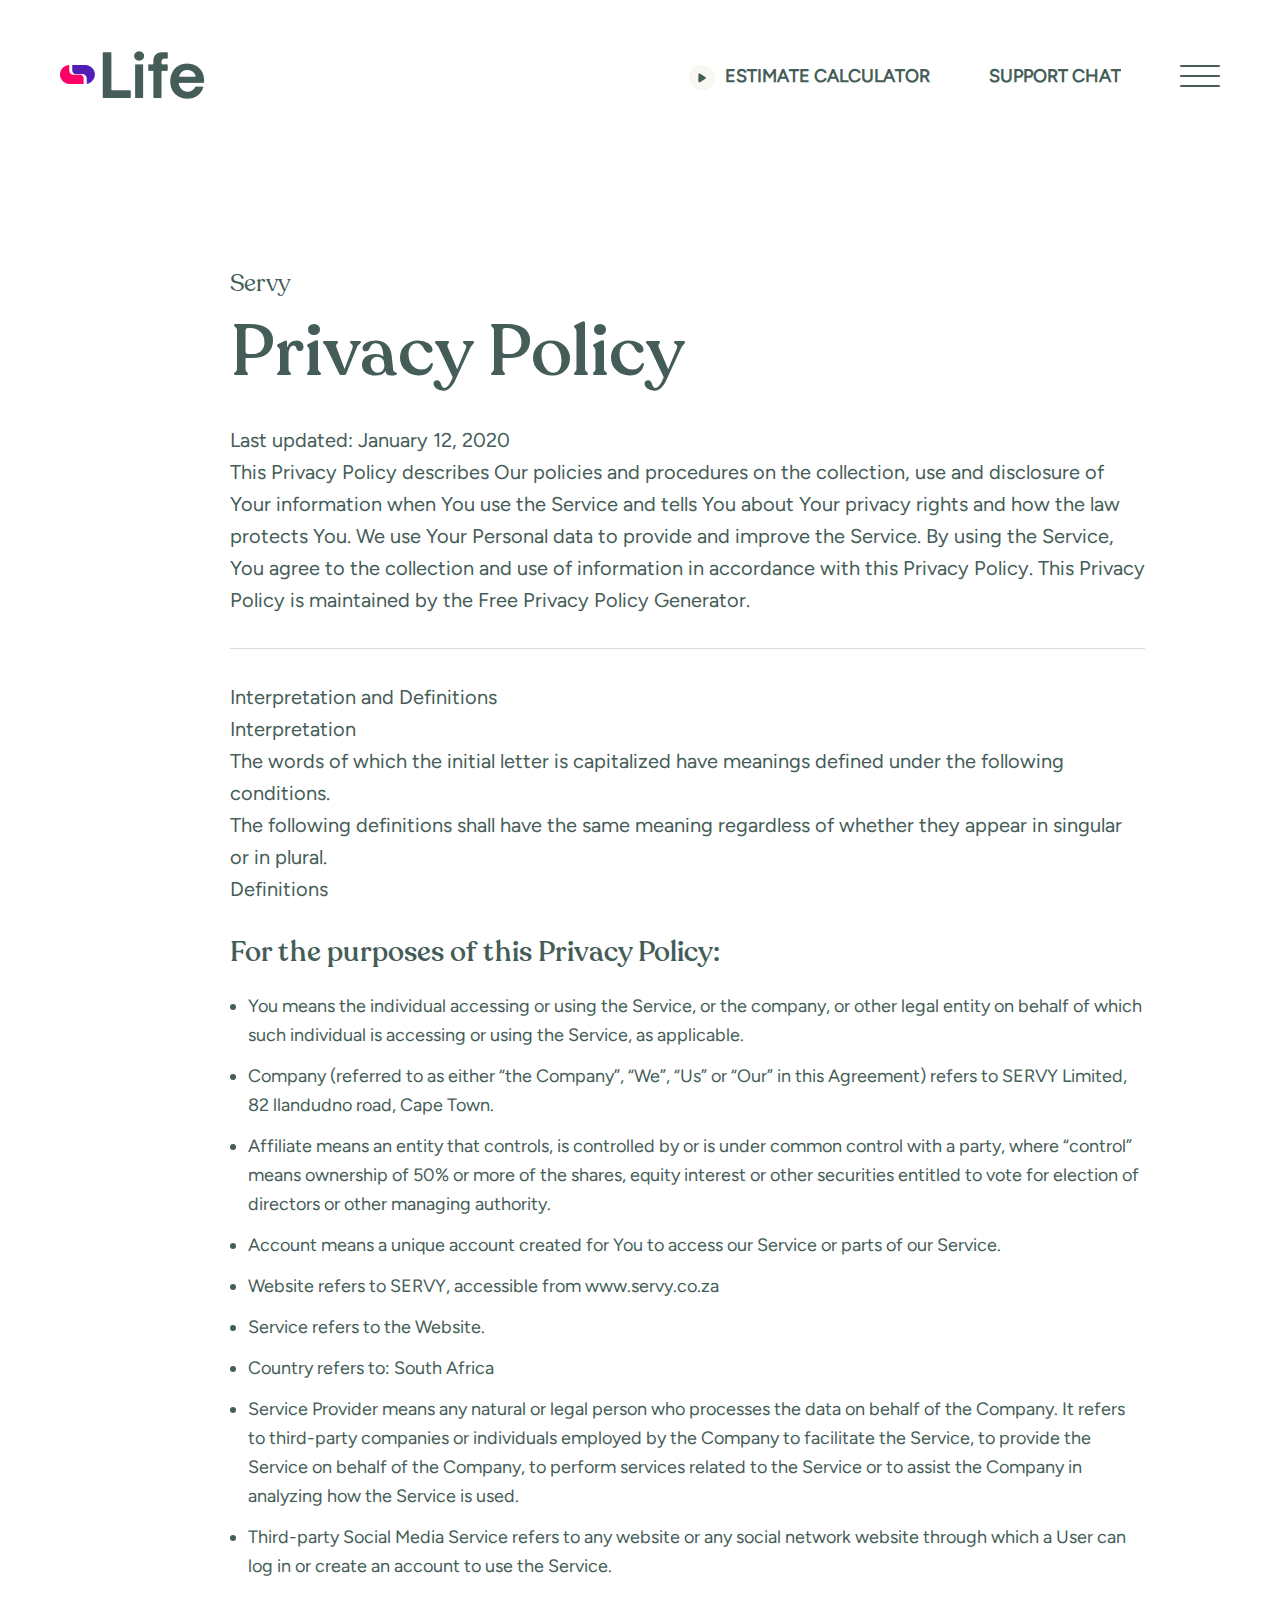
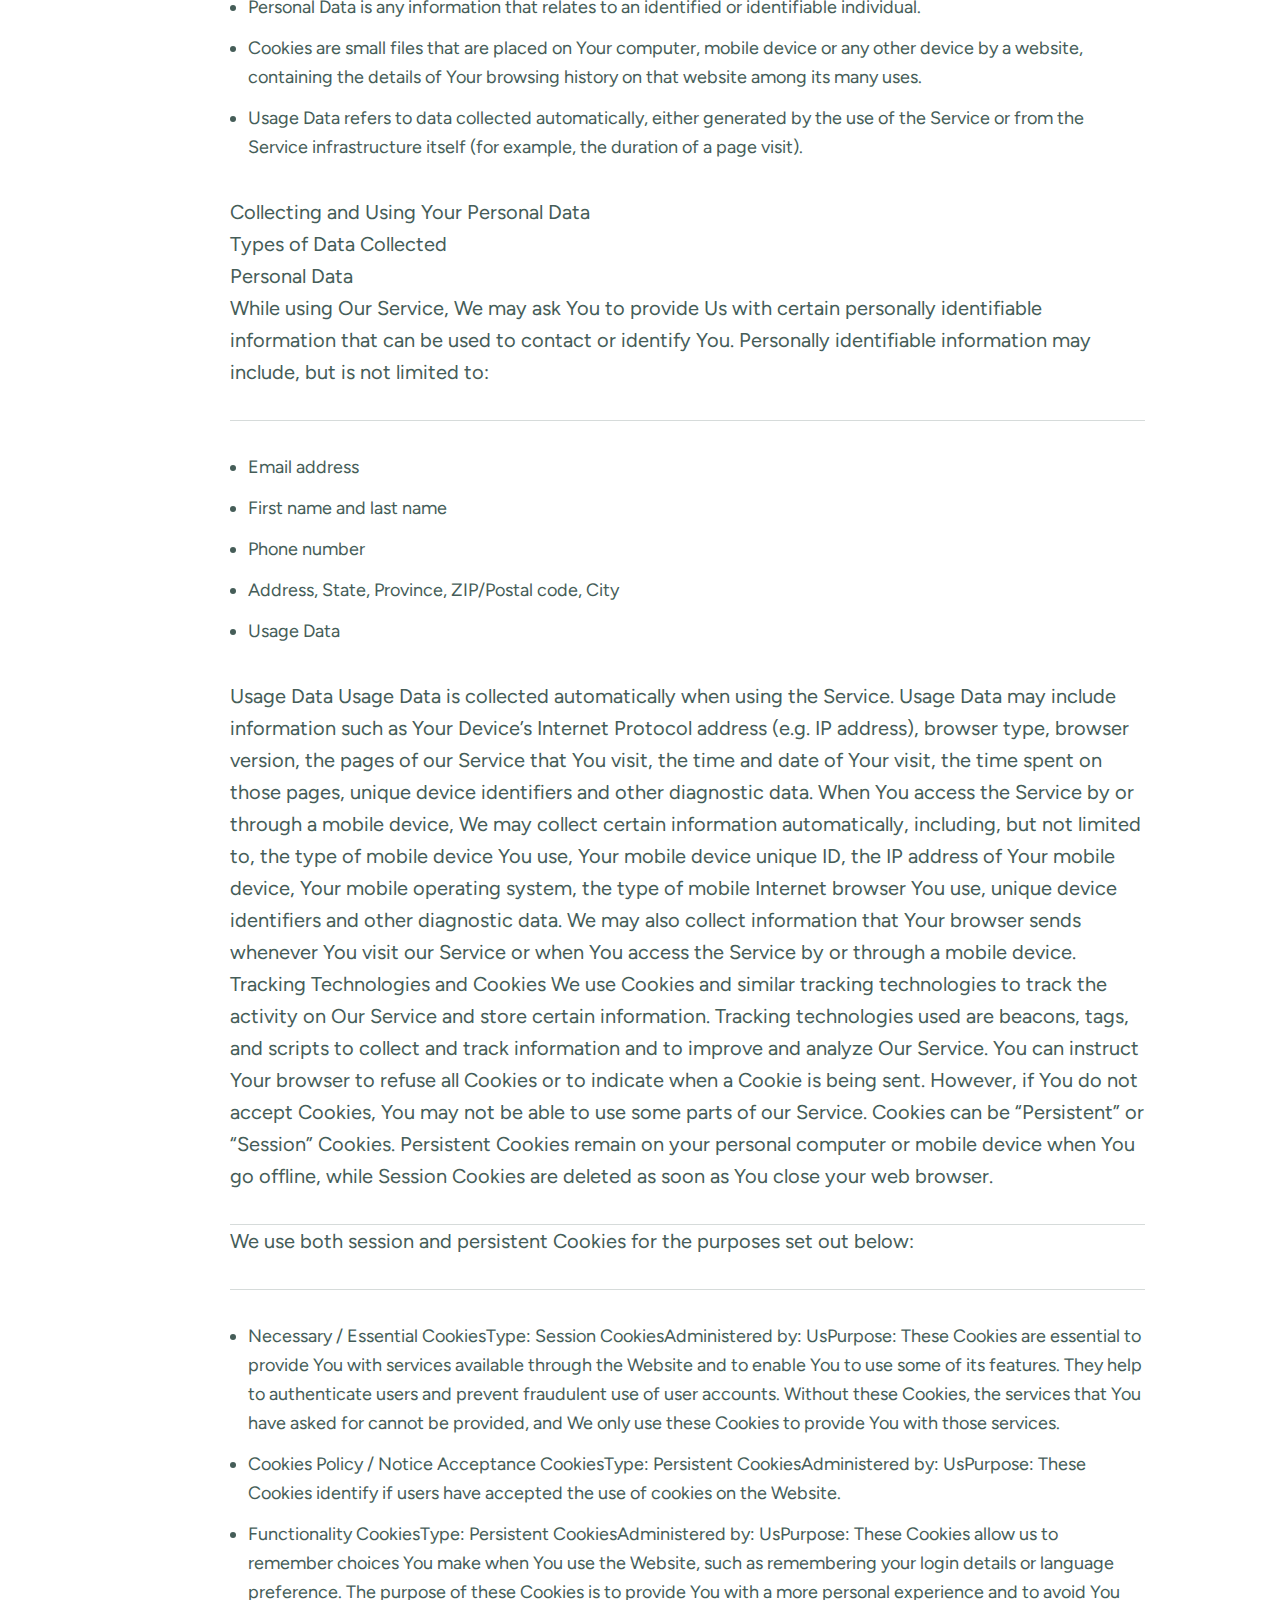
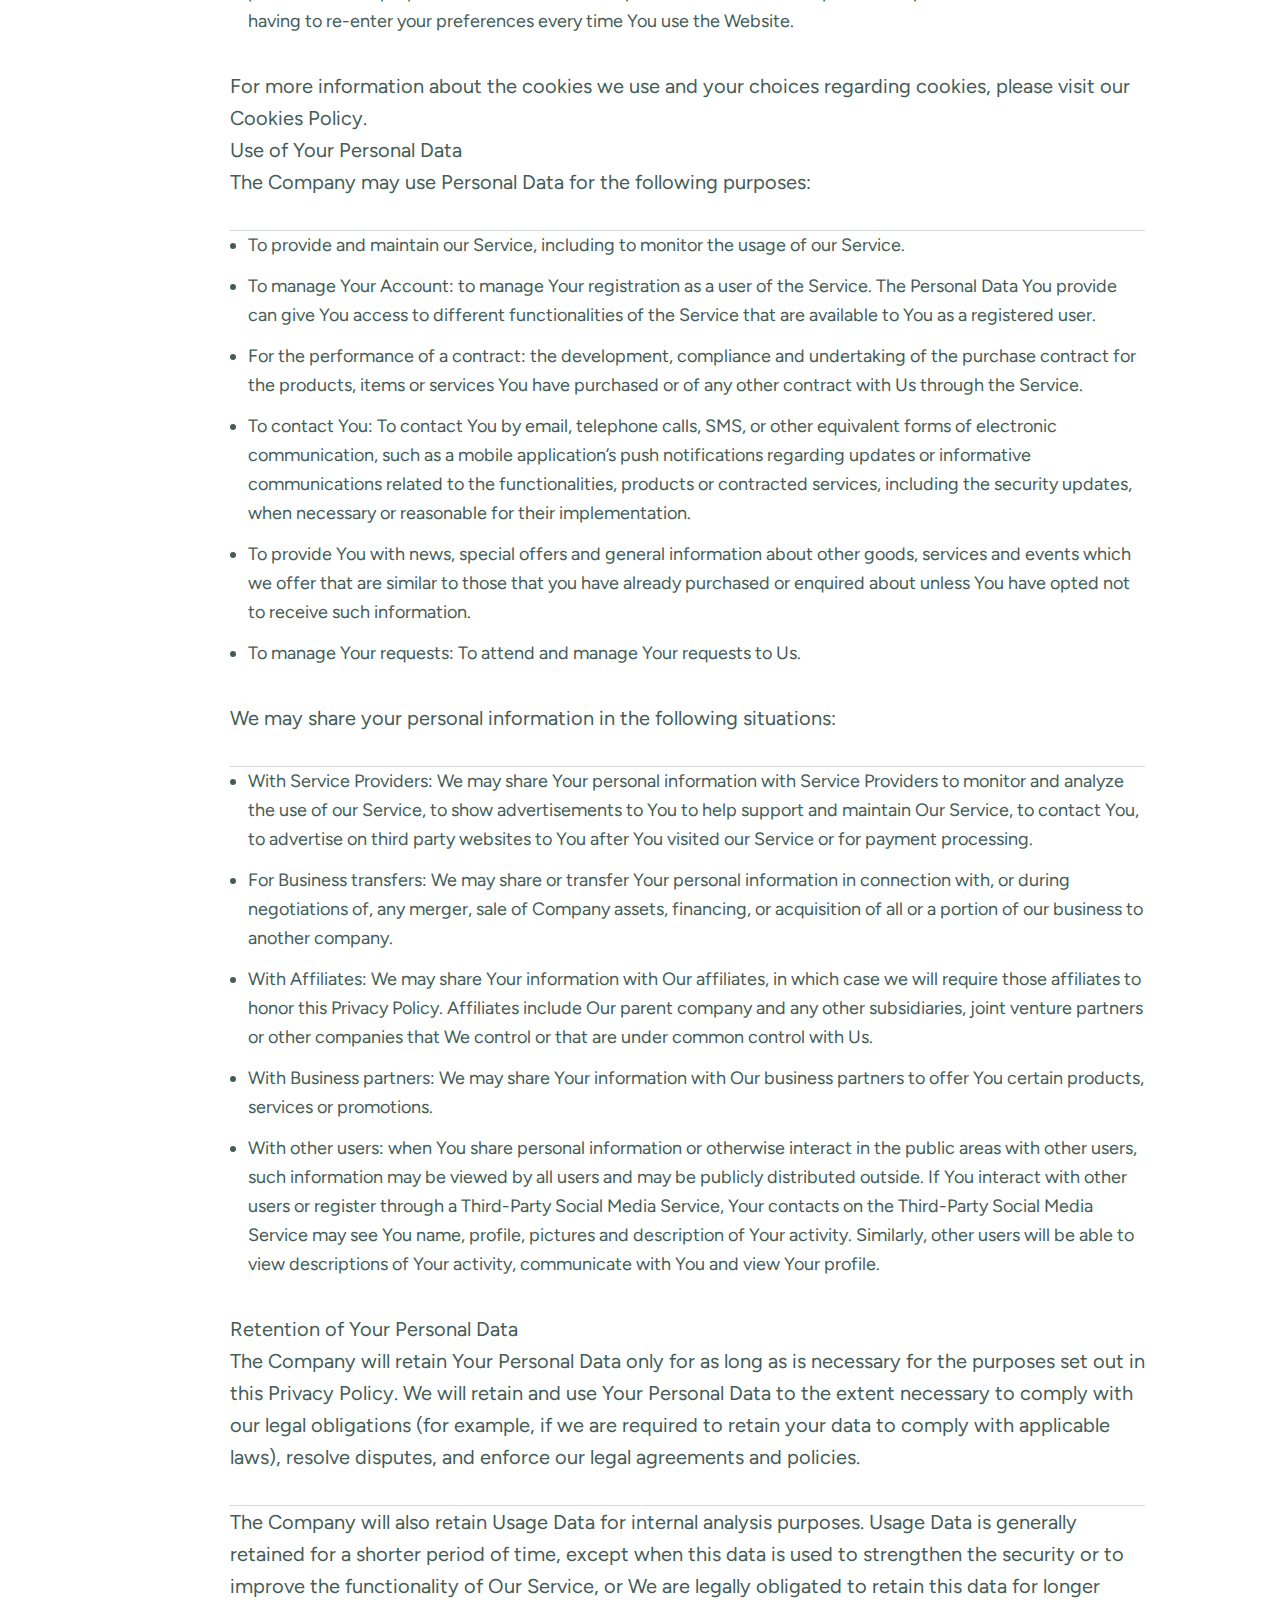
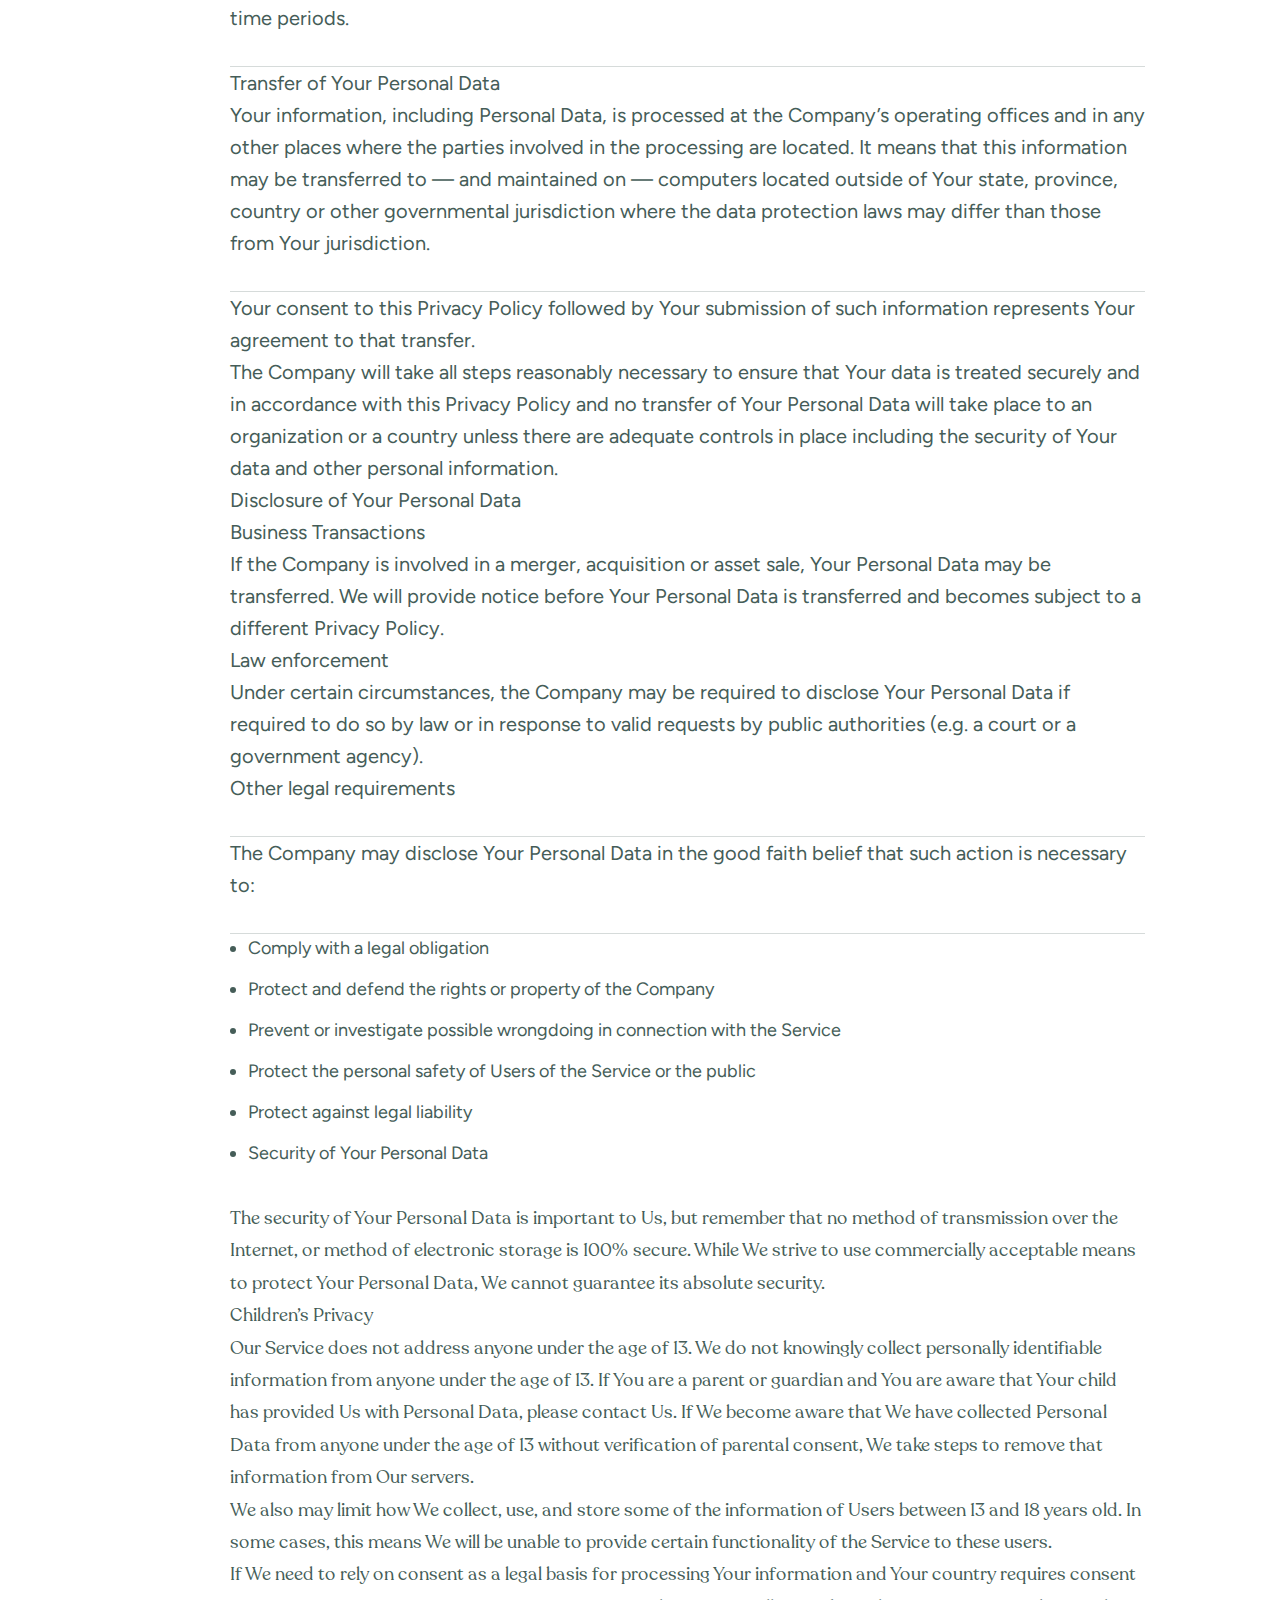
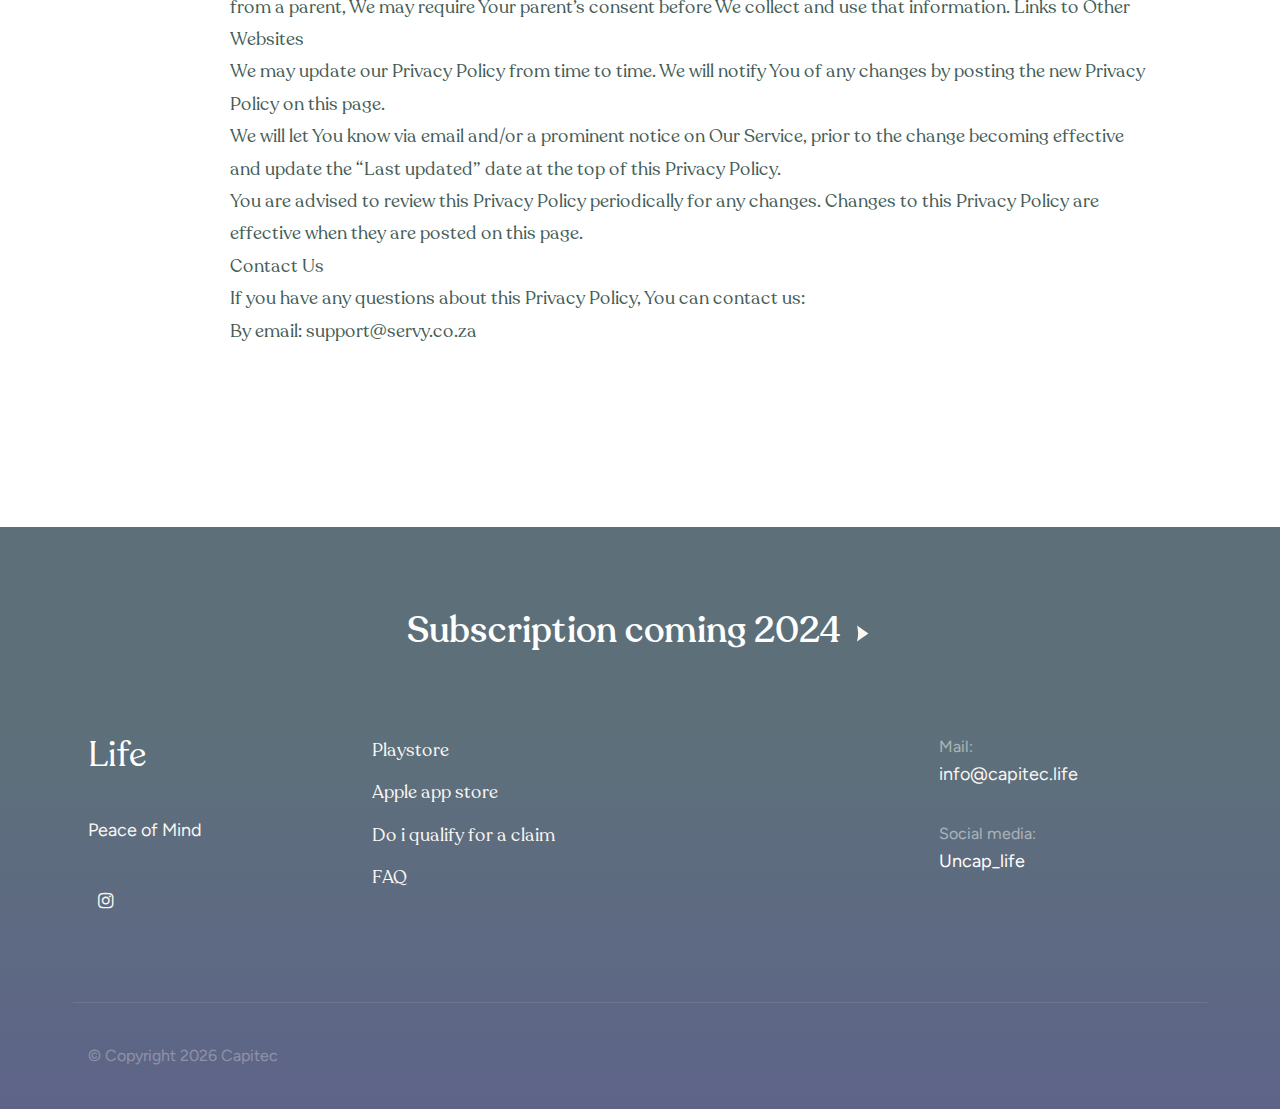
<file: privacy-policy.html>
<!doctype html>
<html lang="en">
	<head>
		<title>Servy - Privacy Policy</title>
		<meta charset="utf-8">
		<meta name="viewport" content="width=device-width, initial-scale=1, shrink-to-fit=no">
	
		<link href="https://fonts.googleapis.com/css?family=Mukta+Mahee:200,300,400|Playfair+Display:400,700" rel="stylesheet">
	 
		<link rel="stylesheet" href="css/bootstrap.css">
		<link rel="stylesheet" href="css/animate.css">
		<link rel="stylesheet" href="css/owl.carousel.min.css">
		<link rel="stylesheet" href="css/aos.css">
		
		<link rel="stylesheet" href="fonts/ionicons/css/ionicons.min.css">
		<link rel="stylesheet" href="fonts/fontawesome/css/font-awesome.min.css">
	
		<!-- Theme Style -->
		<link rel="stylesheet" href="css/style.css">
		<link rel="stylesheet" href="css/header.css">
	  </head>
  <body oncontextmenu="return false;">
    
    <header class="site-header without_bg">
		<div class="container-fluid">
			<div class="row custom_header_row">
				<div class="col-md-4 col-4 site-logo" data-aos="fade"><a href="index.html"><img src="./images/lifelogo-2.png"></a></div>
			  <div class="col-md-8 col-8 custom_site_menu">
				  <div class="site-header__reservations-list">
					<ul>
						<li class="site-header__reservations-link" tabindex="-1" rel="noopener noreferrer">
						  <a href="#">
							<img src="./images/play.png"/>
							<span class="caption">Estimate Calculator</span>
						  </a>
						</li>
						<li class="site-header__reservations-number" tabindex="-1">
						  <a href="https://share-eu1.hsforms.com/10kAA5B43QceWFCICKzxXlA2dg165">
							<img src="./images/Vector.png"/>
							<span class="caption">SUPPORT CHAT</span>
						  </a>
						</li>
					  </ul>
				  </div>
				  <div class="site-menu-toggle js-site-menu-toggle"  data-aos="fade">
				  <span></span>
				  <span></span>
				  <span></span>
				</div>
	

            <!-- <div class="site-navbar js-site-navbar">
              	<nav role="navigation">
			  		<div class="site-menu">
				  		<div class="site-header">
							<div class="site-header__outer">
								<div class="container-fluid site-header__container">				
									<div class="site-header__inner flex flex--vert-align">				
										<a class="site-header__logo" href="/" tabindex="-1" aria-label="Visit Home Page">
											 <img src="img/logo_white.svg"/>
										</a>			
										
										<div class="site-header__links flex flex--vert-align">
										  <div class="site-header__reservations-list">
											<ul>
											  <li class="site-header__reservations-link" tabindex="-1" rel="noopener noreferrer">
												<a href="reserve-now.html">
													<img src="img/Reservation.svg"/>
													<span class="caption">Reservations</span>
												</a>
											  </li>
											  <li class="site-header__reservations-number" tabindex="-1">
												<a href="tel:+1800 528 7867">
												 	<img src="img/Call.svg"/>
												  <span class="caption">800 528 7867</span>
												</a>
											  </li>
											</ul>
										  </div>
										</div>
					  				</div>
								</div>    
							</div>
				  		</div>				
				  		<div class="site-menu__background">
							<div class="site-menu__background-inner"></div>
				  		</div>				
				  		<div class="site-menu__block-colour"></div>				
				  		<div class="container site-menu__container">				
							<nav class="site-menu__nav">
							 	<div class="cols">
									<ul class="col m12 tp6 t5 d4 c3 site-menu__menu-col">
								  		<li><span class="caption headingf6 custom_num_lab">01</span><a href="stay-detail.html" class="headingr3">Stay</a></li>
										<li><span class="caption headingf6 custom_num_lab">02</span><a href="eat-drink.html" class="headingr3">Eat &amp; Drink</a></li>
										<li><span class="caption headingf6 custom_num_lab">03</span><a href="spa.html" class="headingr3">Spa &amp; Wellness</a></li>
										<li><span class="caption headingf6 custom_num_lab">04</span><a href="weddings.html" class="headingr3">Weddings</a></li>
									</ul>
									<ul class="col m12 tp6 t5 d4 c3 site-menu__menu-col">
										<li><span class="caption headingf6 custom_num_lab">06</span><a href="meeting-events.html" class="headingr3">Meetings &amp; Events</a></li>
										<li><span class="caption headingf6 custom_num_lab">07</span><a href="packages.html" class="headingr3">Packages</a></li>
										<li><span class="caption headingf6 custom_num_lab">08</span><a href="gallery.html" class="headingr3">Gallery</a></li>
										<li><span class="caption headingf6 custom_num_lab">09</span><a href="whats-on.html" class="headingr3">What’s On</a></li>    
									</ul>
							  </div>
							</nav>				
							<div class="cols">						
								<div class="col m12 tp6 t5 d4 c3 site-menu__content-col">						
									<div class="site-menu__content">
								  		<p class="caption headingf6">Find us</p>						
								  		<p class="paraSm pt32 pb32 mt0 mb0">The Villa Siesta resort, 4 Carriellen Lane, <br>Las Vegas,nv, 89110, United States </p>
							 			<p><a href="https://www.google.com/maps/place/The+Scott+Resort+%26+Spa+(formerly+FireSky+Resort)/@33.5087674,-111.9257769,15z/data=!4m5!3m4!1s0x0:0x6997d003b0e8dcaf!8m2!3d33.5087674!4d-111.9257769" rel="noopener noreferrer" target="_blank" class="small_button">Get Directions</a></p>        
									</div>
								</div>
								<div class="col m12 tp6 t5 d4 c3 site-menu__content-col custom_header_numbers">
									<div class="site-menu__content">
								  		 <div class="row">
										 	<div class="col-md-12 col-lg-4  col-sm-12 col-12 custom_header_border_right">
												<div class="paraXS custom_num_lab">Telephone:</div>
												<div class="paraSm">800 543 8544</div>
											</div>
											<div class="col-lg-4  col-md-12 col-sm-12 col-12 custom_header_border_right pl25">
												<div class="paraXS custom_num_lab">Telephone:</div>
												<div class="paraSm">480 543 9843</div>
											</div>
											<div class="col-lg-4 col-md-12  col-sm-12 col-12 pl25">
												<div class="paraXS custom_num_lab">Fax:</div>
												<div class="paraSm">800 543 6543</div>
											</div>
										 </div>  
										 <div class="row">
										 	<div class="col-md-12">
												<div class="header_social pt-60 social">
													 <a href="#"><span class="fa fa-facebook"></span></a>
													 <a href="#"><span class="fa fa-twitter"></span></a>
													 <a href="#"><span class="fa fa-youtube-play"></span></a>
													 <a href="#"><span class="fa fa-instagram"></span></a>
												</div>
											</div>
										 </div>
									</div>				
							  	</div>
							</div>				
					  	</div>
					</div>
				</nav>
            </div> -->
          </div>
        </div>
      </div>
    </header>
	
    <!-- END head -->
	<section class="bg-light custom_2col_inner p160 pt120 custom_spa_sec">
		<div class="container overflow-hidden">
			<div class="row justify-content-center d-md-flex d-block">
				
				<div class="col-12 col-md-1"></div>
				<div class="col-12 col-md-10  spa-content">
					<div class="headingr5 pb16 clrgreen">Servy</div>
					<div class="headingr1 pb32 clrgreen">Privacy Policy</div>
					<div class="paraReg clrgreen mb32 bottom_border_pera">Last updated: January 12, 2020<br>
            This Privacy Policy describes Our policies and procedures on the collection, use and disclosure of Your information when You use the Service and tells You about Your privacy rights and how the law protects You.
            We use Your Personal data to provide and improve the Service. By using the Service, You agree to the collection and use of information in accordance with this Privacy Policy. This Privacy Policy is maintained by the Free Privacy Policy Generator.
            </div>
					<div class="paraReg clrgreen pb32"> Interpretation and Definitions<br>
            Interpretation<br>
            The words of which the initial letter is capitalized have meanings defined under the following conditions.<br>
            The following definitions shall have the same meaning regardless of whether they appear in singular or in plural.<br>
            Definitions</div>
				
					<div class="headingr4 pb24 clrgreen">For the purposes of this Privacy Policy:</div>
					<div class="paraSm clrgreen custom_left pb24">
						<ul class="custom_points">
							<li>You means the individual accessing or using the Service, or the company, or other legal entity on behalf of which such individual is accessing or using the Service, as applicable.</li>
							<li>Company (referred to as either “the Company”, “We”, “Us” or “Our” in this Agreement) refers to SERVY Limited, 82 llandudno road, Cape Town.</li>
							<li>Affiliate means an entity that controls, is controlled by or is under common control with a party, where “control” means ownership of 50% or more of the shares, equity interest or other securities entitled to vote for election of directors or other managing authority.</li>
							<li>Account means a unique account created for You to access our Service or parts of our Service.</li>
							<li>Website refers to SERVY, accessible from www.servy.co.za</li>
              <li>Service refers to the Website.</li>
              <li>Country refers to: South Africa</li>
              <li>Service Provider means any natural or legal person who processes the data on behalf of the Company. It refers to third-party companies or individuals employed by the Company to facilitate the Service, to provide the Service on behalf of the Company, to perform services related to the Service or to assist the Company in analyzing how the Service is used.</li>
              <li>Third-party Social Media Service refers to any website or any social network website through which a User can log in or create an account to use the Service.</li>
              <li>Personal Data is any information that relates to an identified or identifiable individual.</li>
              <li>Cookies are small files that are placed on Your computer, mobile device or any other device by a website, containing the details of Your browsing history on that website among its many uses.</li>
              <li>Usage Data refers to data collected automatically, either generated by the use of the Service or from the Service infrastructure itself (for example, the duration of a page visit).</li>
						</ul>
					</div>
					<div class="paraReg clrgreen mb32 bottom_border_pera">Collecting and Using Your Personal Data<br>
            Types of Data Collected<br>
            Personal Data<br>
            While using Our Service, We may ask You to provide Us with certain personally identifiable information that can be used to contact or identify You. Personally identifiable information may include, but is not limited to:</div>	
					<div class="paraSm clrgreen custom_left pb24">
						<ul class="custom_points">
							<li>Email address</li>
							<li>First name and last name</li>
							<li>Phone number</li>
							<li>Address, State, Province, ZIP/Postal code, City</li>
							<li>Usage Data</li>
						</ul>
					</div>	
					<div class="paraReg clrgreen bottom_border_pera">Usage Data
            Usage Data is collected automatically when using the Service.
            Usage Data may include information such as Your Device’s Internet Protocol address (e.g. IP address), browser type, browser version, the pages of our Service that You visit, the time and date of Your visit, the time spent on those pages, unique device identifiers and other diagnostic data.
            When You access the Service by or through a mobile device, We may collect certain information automatically, including, but not limited to, the type of mobile device You use, Your mobile device unique ID, the IP address of Your mobile device, Your mobile operating system, the type of mobile Internet browser You use, unique device identifiers and other diagnostic data.
            We may also collect information that Your browser sends whenever You visit our Service or when You access the Service by or through a mobile device.
            Tracking Technologies and Cookies
            We use Cookies and similar tracking technologies to track the activity on Our Service and store certain information. Tracking technologies used are beacons, tags, and scripts to collect and track information and to improve and analyze Our Service.
            You can instruct Your browser to refuse all Cookies or to indicate when a Cookie is being sent. However, if You do not accept Cookies, You may not be able to use some parts of our Service.
            Cookies can be “Persistent” or “Session” Cookies. Persistent Cookies remain on your personal computer or mobile device when You go offline, while Session Cookies are deleted as soon as You close your web browser.</div>	
            <div class="paraReg clrgreen mb32 bottom_border_pera">We use both session and persistent Cookies for the purposes set out below:</div>	
            <div class="paraSm clrgreen custom_left pb24">
              <ul class="custom_points">
                <li>Necessary / Essential CookiesType: Session CookiesAdministered by: UsPurpose: These Cookies are essential to provide You with services available through the Website and to enable You to use some of its features. They help to authenticate users and prevent fraudulent use of user accounts. Without these Cookies, the services that You have asked for cannot be provided, and We only use these Cookies to provide You with those services.</li>
                <li>Cookies Policy / Notice Acceptance CookiesType: Persistent CookiesAdministered by: UsPurpose: These Cookies identify if users have accepted the use of cookies on the Website.</li>
                <li>Functionality CookiesType: Persistent CookiesAdministered by: UsPurpose: These Cookies allow us to remember choices You make when You use the Website, such as remembering your login details or language preference. The purpose of these Cookies is to provide You with a more personal experience and to avoid You having to re-enter your preferences every time You use the Website.</li>
              </ul>
            </div>	
					<div class="paraReg clrgreen bottom_border_pera">For more information about the cookies we use and your choices regarding cookies, please visit our Cookies Policy.<br>
            Use of Your Personal Data<br>
            The Company may use Personal Data for the following purposes:</div>	
         <div class="paraSm clrgreen custom_left pb24">
              <ul class="custom_points">
                <li>To provide and maintain our Service, including to monitor the usage of our Service.</li>
                <li>To manage Your Account: to manage Your registration as a user of the Service. The Personal Data You provide can give You access to different functionalities of the Service that are available to You as a registered user.</li>
                <li>For the performance of a contract: the development, compliance and undertaking of the purchase contract for the products, items or services You have purchased or of any other contract with Us through the Service.</li>
                <li>To contact You: To contact You by email, telephone calls, SMS, or other equivalent forms of electronic communication, such as a mobile application’s push notifications regarding updates or informative communications related to the functionalities, products or contracted services, including the security updates, when necessary or reasonable for their implementation.</li>
                <li>To provide You with news, special offers and general information about other goods, services and events which we offer that are similar to those that you have already purchased or enquired about unless You have opted not to receive such information.</li>
                <li>To manage Your requests: To attend and manage Your requests to Us.</li>
              </ul>
            </div>	
					<div class="paraReg clrgreen bottom_border_pera">We may share your personal information in the following situations:</div>	
         <div class="paraSm clrgreen custom_left pb24">
              <ul class="custom_points">
                <li>With Service Providers: We may share Your personal information with Service Providers to monitor and analyze the use of our Service, to show advertisements to You to help support and maintain Our Service, to contact You, to advertise on third party websites to You after You visited our Service or for payment processing.</li>
                <li>For Business transfers: We may share or transfer Your personal information in connection with, or during negotiations of, any merger, sale of Company assets, financing, or acquisition of all or a portion of our business to another company.</li>
                <li>With Affiliates: We may share Your information with Our affiliates, in which case we will require those affiliates to honor this Privacy Policy. Affiliates include Our parent company and any other subsidiaries, joint venture partners or other companies that We control or that are under common control with Us.</li>
                <li>With Business partners: We may share Your information with Our business partners to offer You certain products, services or promotions.</li>
                <li>With other users: when You share personal information or otherwise interact in the public areas with other users, such information may be viewed by all users and may be publicly distributed outside. If You interact with other users or register through a Third-Party Social Media Service, Your contacts on the Third-Party Social Media Service may see You name, profile, pictures and description of Your activity. Similarly, other users will be able to view descriptions of Your activity, communicate with You and view Your profile.</li>
              </ul>
            </div>	
            <div class="paraReg clrgreen bottom_border_pera">
              Retention of Your Personal Data<br>
              The Company will retain Your Personal Data only for as long as is necessary for the purposes set out in this Privacy Policy. We will retain and use Your Personal Data to the extent necessary to comply with our legal obligations (for example, if we are required to retain your data to comply with applicable laws), resolve disputes, and enforce our legal agreements and policies.</div>
              <div class="paraReg clrgreen bottom_border_pera">
                The Company will also retain Usage Data for internal analysis purposes. Usage Data is generally retained for a shorter period of time, except when this data is used to strengthen the security or to improve the functionality of Our Service, or We are legally obligated to retain this data for longer time periods.</div>
                <div class="paraReg clrgreen bottom_border_pera">
                  Transfer of Your Personal Data<br>
    Your information, including Personal Data, is processed at the Company’s operating offices and in any other places where the parties involved in the processing are located. It means that this information may be transferred to — and maintained on — computers located outside of Your state, province, country or other governmental jurisdiction where the data protection laws may differ than those from Your jurisdiction.
                 </div>
                <div class="paraReg clrgreen bottom_border_pera">
                  Your consent to this Privacy Policy followed by Your submission of such information represents Your agreement to that transfer.
                <br>
                The Company will take all steps reasonably necessary to ensure that Your data is treated securely and in accordance with this Privacy Policy and no transfer of Your Personal Data will take place to an organization or a country unless there are adequate controls in place including the security of Your data and other personal information.
               <br>
               Disclosure of Your Personal Data<br>
               Business Transactions<br>
               If the Company is involved in a merger, acquisition or asset sale, Your Personal Data may be transferred. We will provide notice before Your Personal Data is transferred and becomes subject to a different Privacy Policy.<br>
               Law enforcement<br>
               Under certain circumstances, the Company may be required to disclose Your Personal Data if required to do so by law or in response to valid requests by public authorities (e.g. a court or a government agency).<br>
               Other legal requirements<br>
              </div>


              <div class="paraReg clrgreen bottom_border_pera">The Company may disclose Your Personal Data in the good faith belief that such action is necessary to:</div>	
              <div class="paraSm clrgreen custom_left pb24">
                   <ul class="custom_points">
                     <li>Comply with a legal obligation</li>
                     <li>Protect and defend the rights or property of the Company</li>
                     <li>Prevent or investigate possible wrongdoing in connection with the Service</li>
                     <li>Protect the personal safety of Users of the Service or the public</li>
                     <li>Protect against legal liability</li>
                     <li>Security of Your Personal Data</li>
                   </ul>
                 </div>	

The security of Your Personal Data is important to Us, but remember that no method of transmission over the Internet, or method of electronic storage is 100% secure. While We strive to use commercially acceptable means to protect Your Personal Data, We cannot guarantee its absolute security.<br>
Children’s Privacy<br>
Our Service does not address anyone under the age of 13. We do not knowingly collect personally identifiable information from anyone under the age of 13. If You are a parent or guardian and You are aware that Your child has provided Us with Personal Data, please contact Us. If We become aware that We have collected Personal Data from anyone under the age of 13 without verification of parental consent, We take steps to remove that information from Our servers.<br>
We also may limit how We collect, use, and store some of the information of Users between 13 and 18 years old. In some cases, this means We will be unable to provide certain functionality of the Service to these users.<br>
If We need to rely on consent as a legal basis for processing Your information and Your country requires consent from a parent, We may require Your parent’s consent before We collect and use that information.
Links to Other Websites<br>
We may update our Privacy Policy from time to time. We will notify You of any changes by posting the new Privacy Policy on this page.<br>
We will let You know via email and/or a prominent notice on Our Service, prior to the change becoming effective and update the “Last updated” date at the top of this Privacy Policy.<br>
You are advised to review this Privacy Policy periodically for any changes. Changes to this Privacy Policy are effective when they are posted on this page.<br>
Contact Us<br>
If you have any questions about this Privacy Policy, You can contact us:<br>
By email: support@servy.co.za<br>

              </div>
				</div>
				</div>
			</div>	
		</div>
	</section>
    
    <!-- END section -->
	
	
	
	

	<section class="bg-drak_green custom_sign_up_section" style="background: rgba(93, 112, 122, 1);">
		<div class="pb80 pt80 text-center custom_sign_text headingr3"><a href="javascript:;" data-toggle="modal" data-target="#signinModal">Subscription coming 2024 <img src="img/arrow-right.svg"></a></div>
	</section>
	
	
    <!-- END section -->
    
    
    <footer class="footer-section" style="background: linear-gradient(180deg, #5D707A 0%, #5E6489 100%, #6700FF 100%);">
		<div class="container ">
		  <div class="row mb-4">
			<div class="col-md-3 mb-5 ">
				<div class="footer_logo pb40 display-4 clrwhite">
			Life
			  </div>
			  <div class="footer_address pb40 clrwhite">
				  <div class="paraSm">Peace of Mind</div>
			  </div>
			  <div class="footer_social pb40 social">
				   <!-- <a href="#"><span class="fa fa-facebook"></span></a>
				   <a href="#"><span class="fa fa-twitter"></span></a>
				   <a href="#"><span class="fa fa-youtube-play"></span></a> -->
				   <a href="https://www.instagram.com/uncap_life/"><span class="fa fa-instagram"></span></a>
			  </div>
			</div>
			<div class="col-md-3 mb-5">
			  <ul class="list-unstyled link">
				<li><a href="#">Playstore</a></li>
				<li><a href="#">Apple app store</a></li>
				<li><a href="#">Do i qualify for a claim</a></li>
				<li><a href="#">FAQ</a></li>
				<!-- <li><a href="meeting-events.html">Meetings & Events</a></li>
				<li><a href="packages.html">Packages</a></li>
				<li><a href="gallery.html">Gallery</a></li> -->
			  </ul>
			</div>
			<div class="col-md-3 mb-5 pr-md-5">
				<!-- <ul class="list-unstyled link">
				<li><a href="about-us.html">About</a></li>
				<li><a href="contact-us.html">Contact us</a></li>
				<li><a href="#">Careers</a></li>
				<li><a href="faq.html">FAQs</a></li>
				<li><a href="in-the-media.html">News</a></li>
				<li><a href="privacy-policy.html">Privacy policy</a></li>
				<li><a href="sitemap.html">Sitemap</a></li>
			  </ul> -->
			  
			</div>
			<div class="col-md-3 mb-5 contact-info">
				  <div class="paraXS">Mail:</div>
				  <div class="paraSm pb32"><a href="mailto:info@capitec.life">info@capitec.life</a></div>
				  <div class="paraXS">Social media:</div>
				  <div class="paraSm pb32">Uncap_life</div>
				  <!-- <div class="paraXS">Fax:</div>
				  <div class="paraSm pb32">800 543 6543</div> -->
			</div>
		  </div>
		  <div class="row bordertop pt40 pb40 footer_copy">
			<div class="col-md-6 text-left paraXS">
  &copy; Copyright <script>document.write(new Date().getFullYear());</script> Capitec</div>
		  </div>
		</div>
		
	  </footer>
	
    <script src="js/jquery-3.2.1.min.js"></script>
    <script src="js/popper.min.js"></script>
    <script src="js/bootstrap.min.js"></script>
    <script src="js/owl.carousel.min.js"></script>
    <script src="js/jquery.waypoints.min.js"></script>
    <script src="js/aos.js"></script>
    <script src="js/main.js"></script>
	<script type="text/javascript">
		
	</script>
  </body>
</html>
</file>
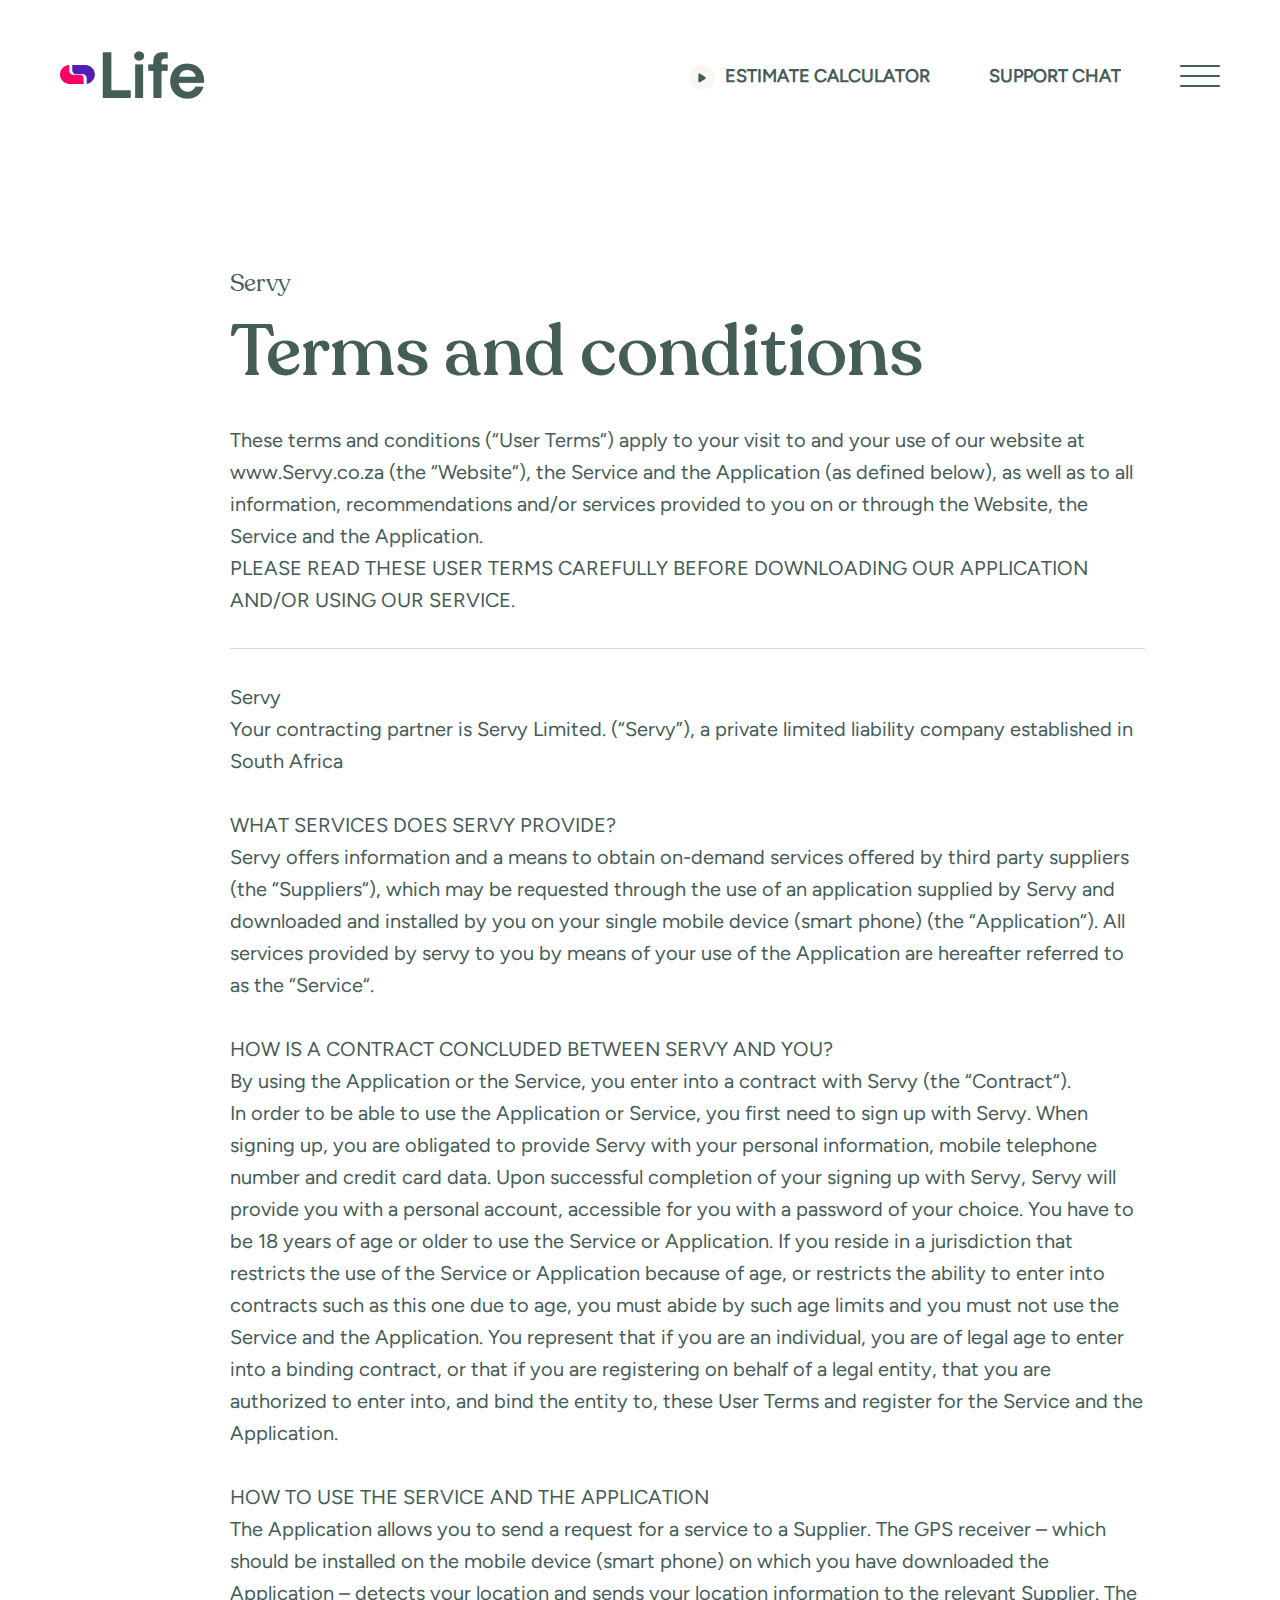
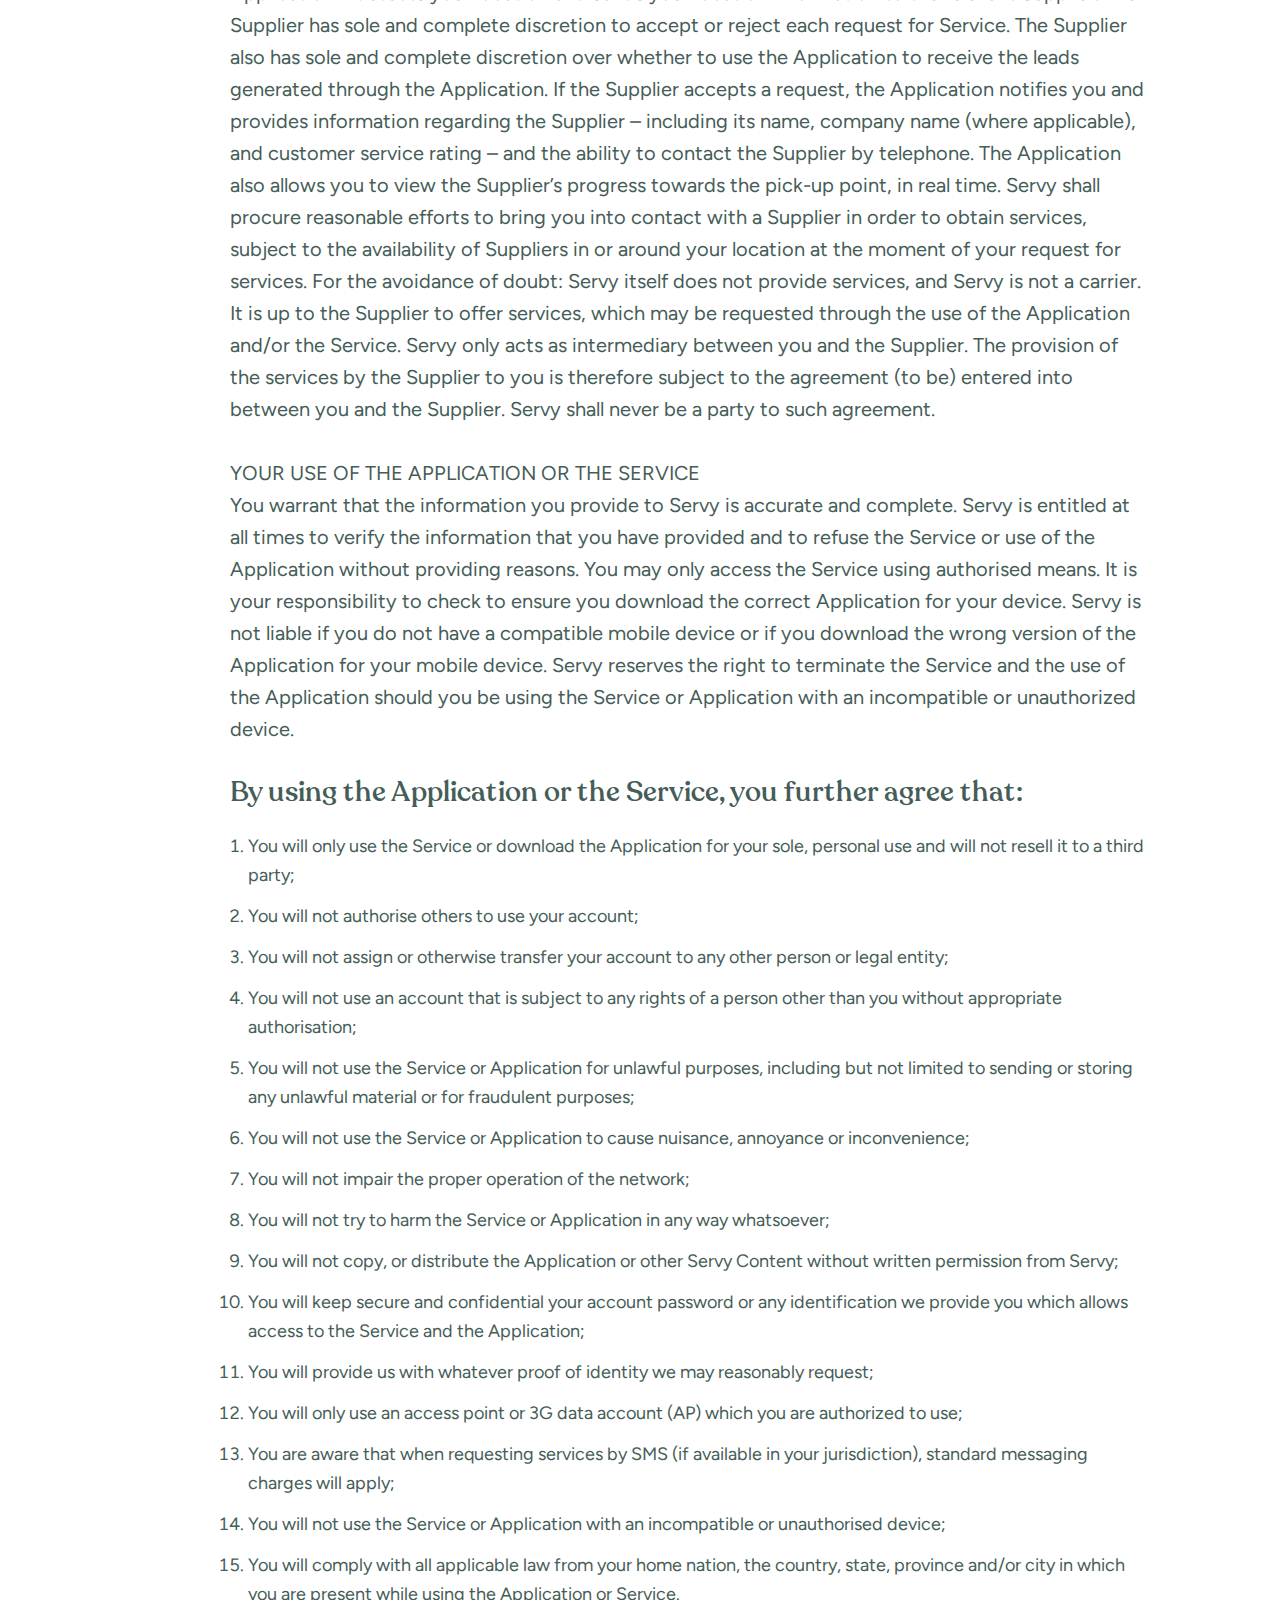
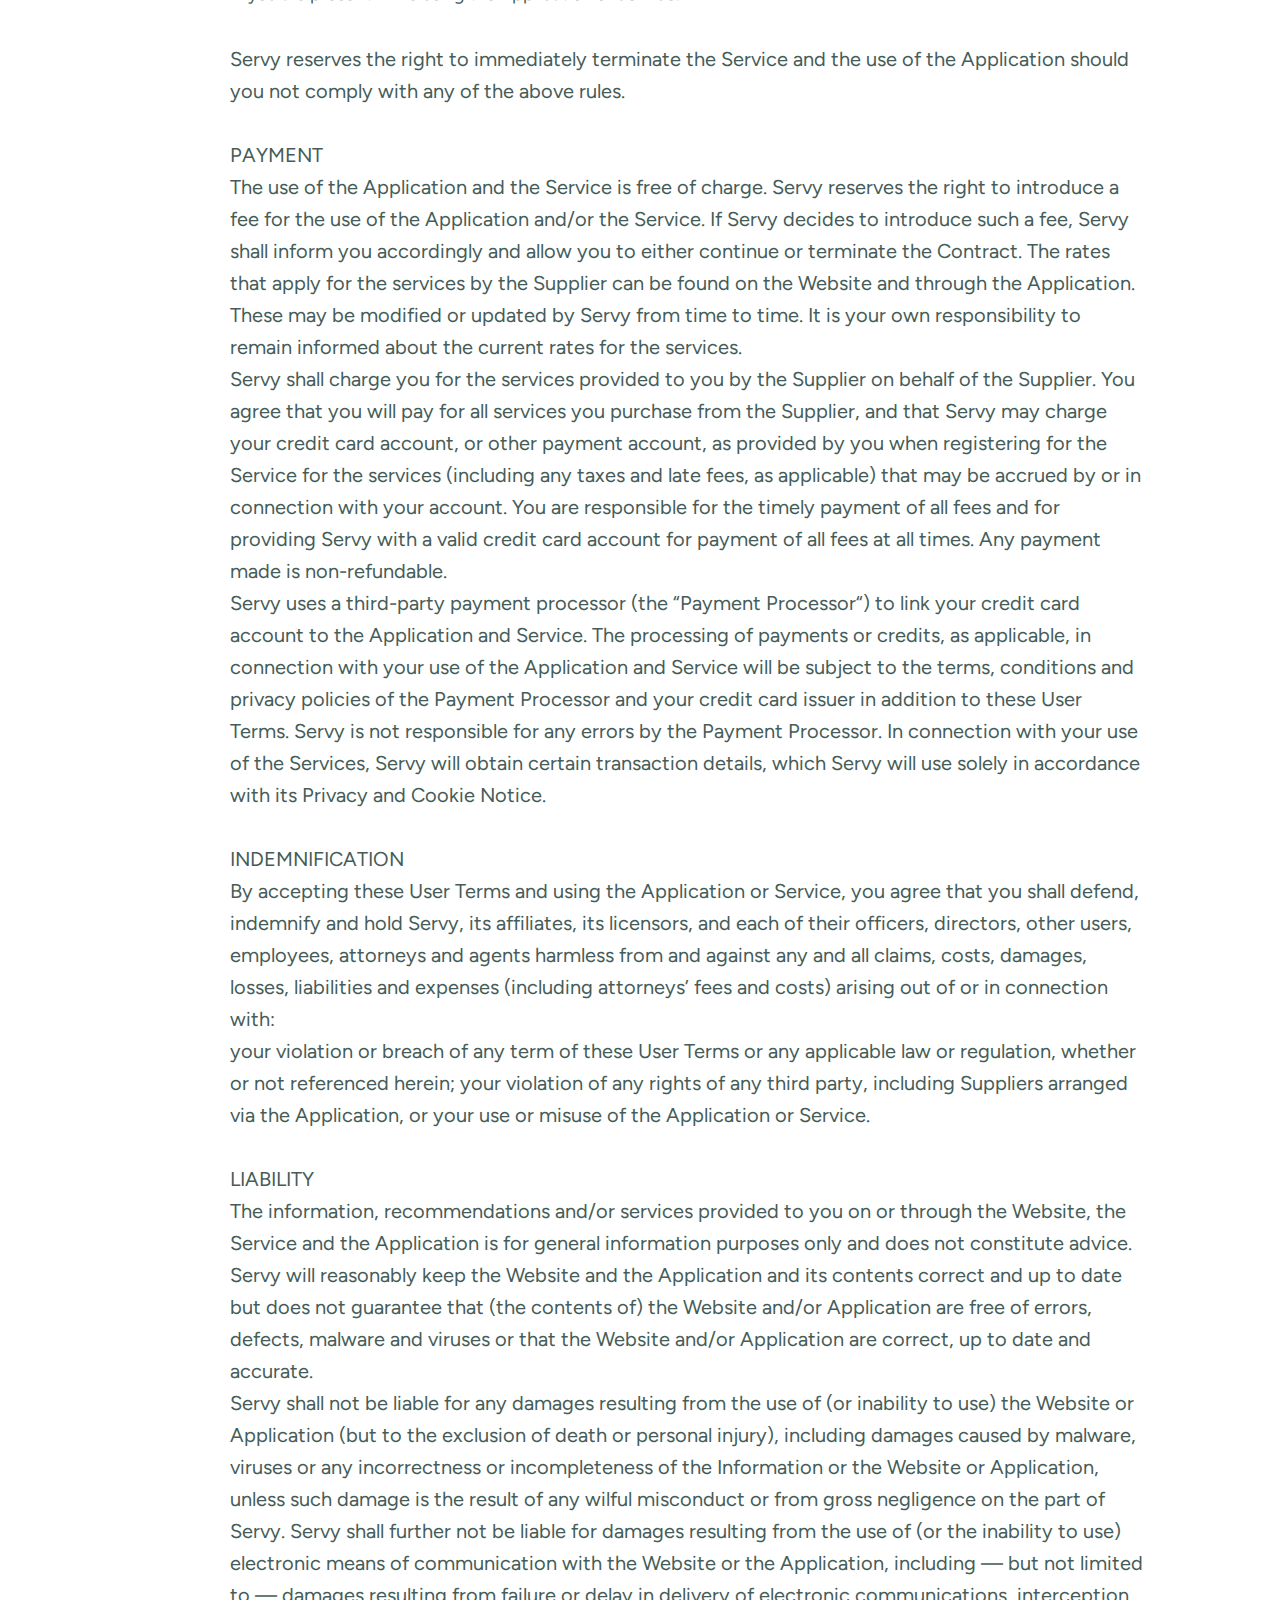
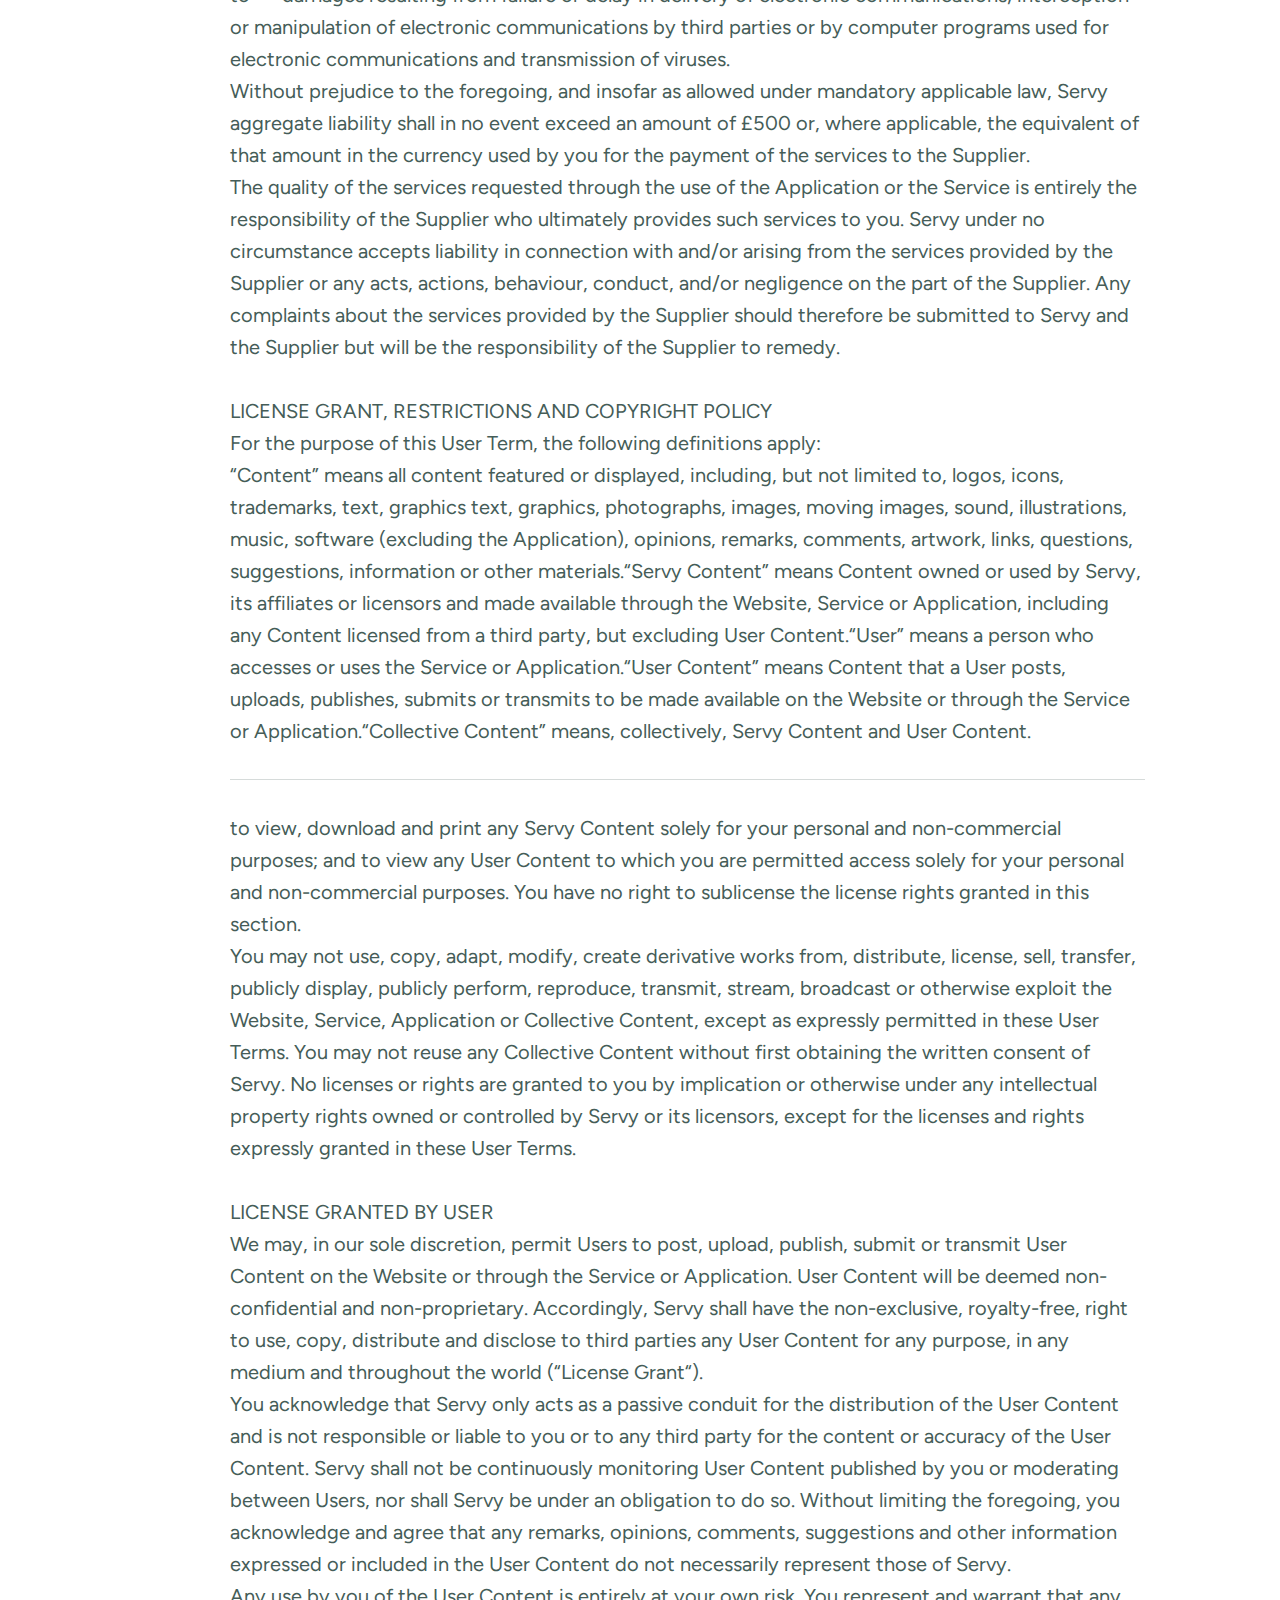
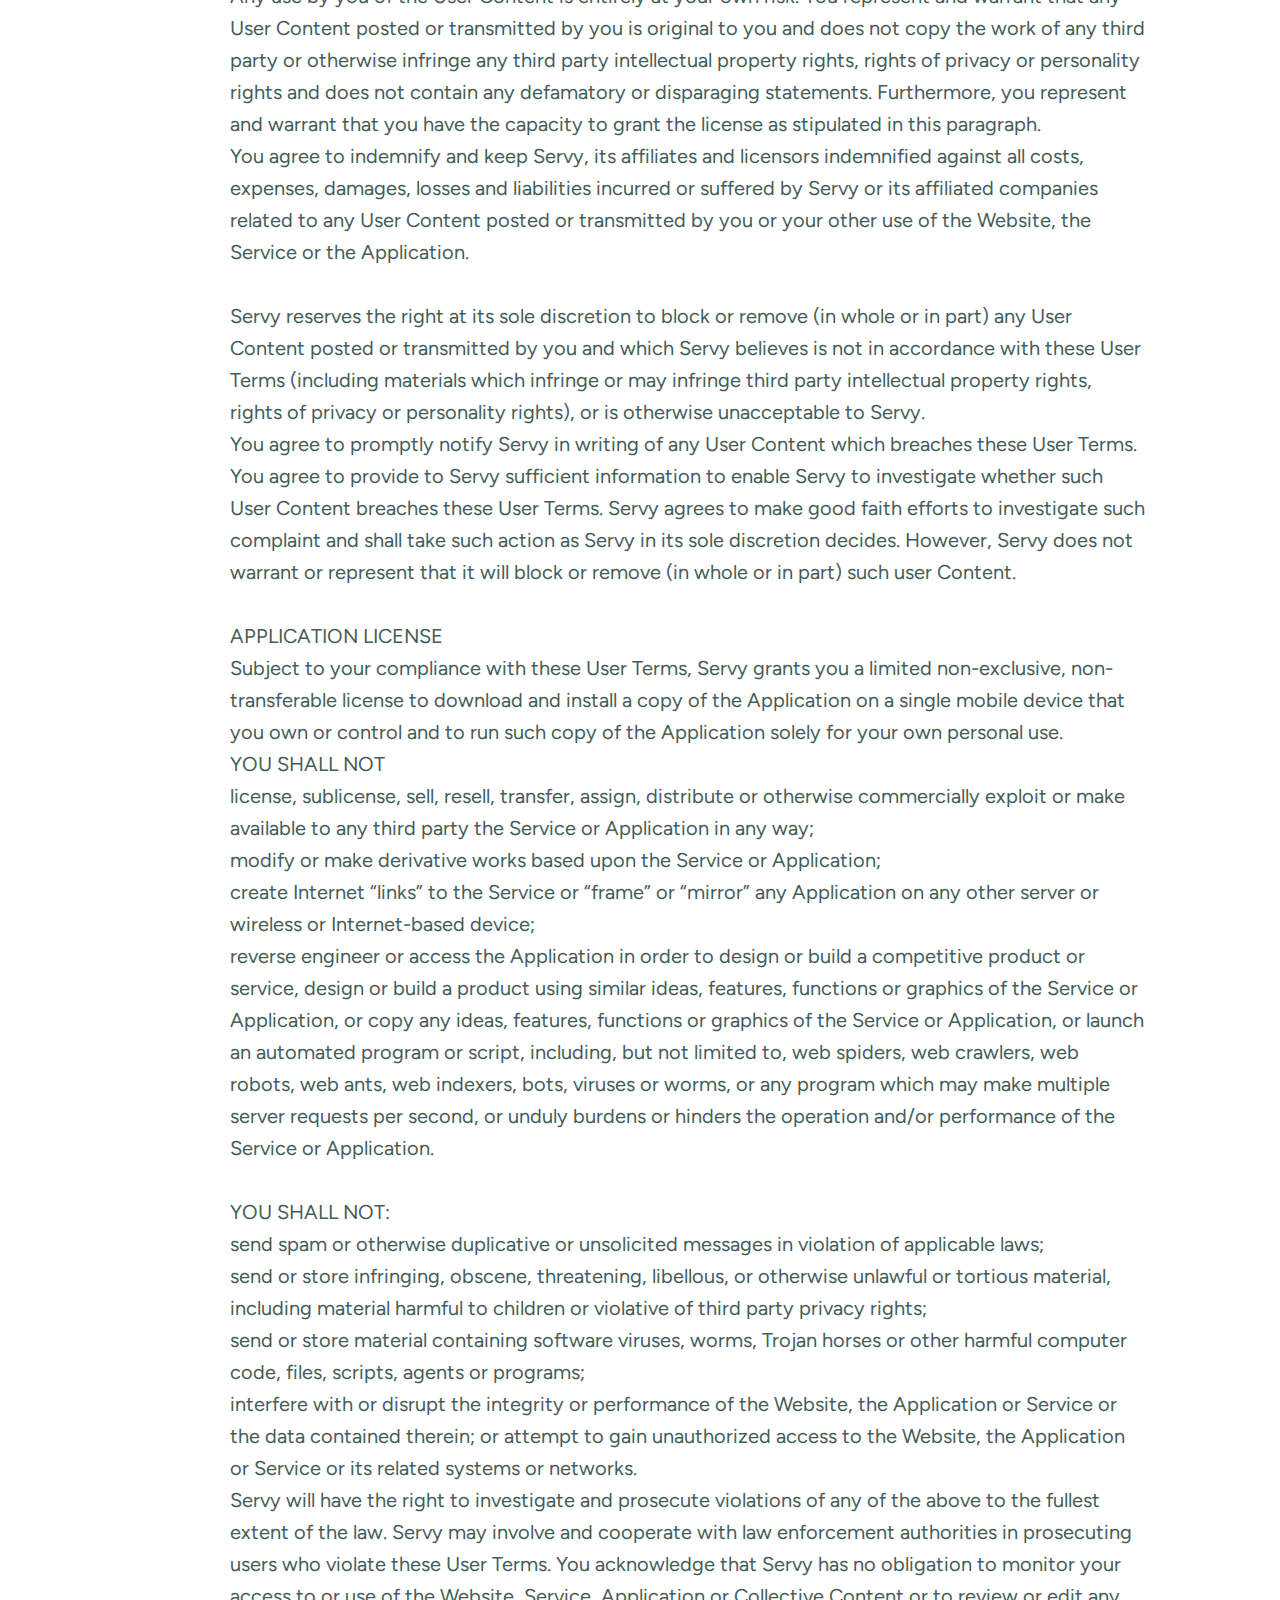
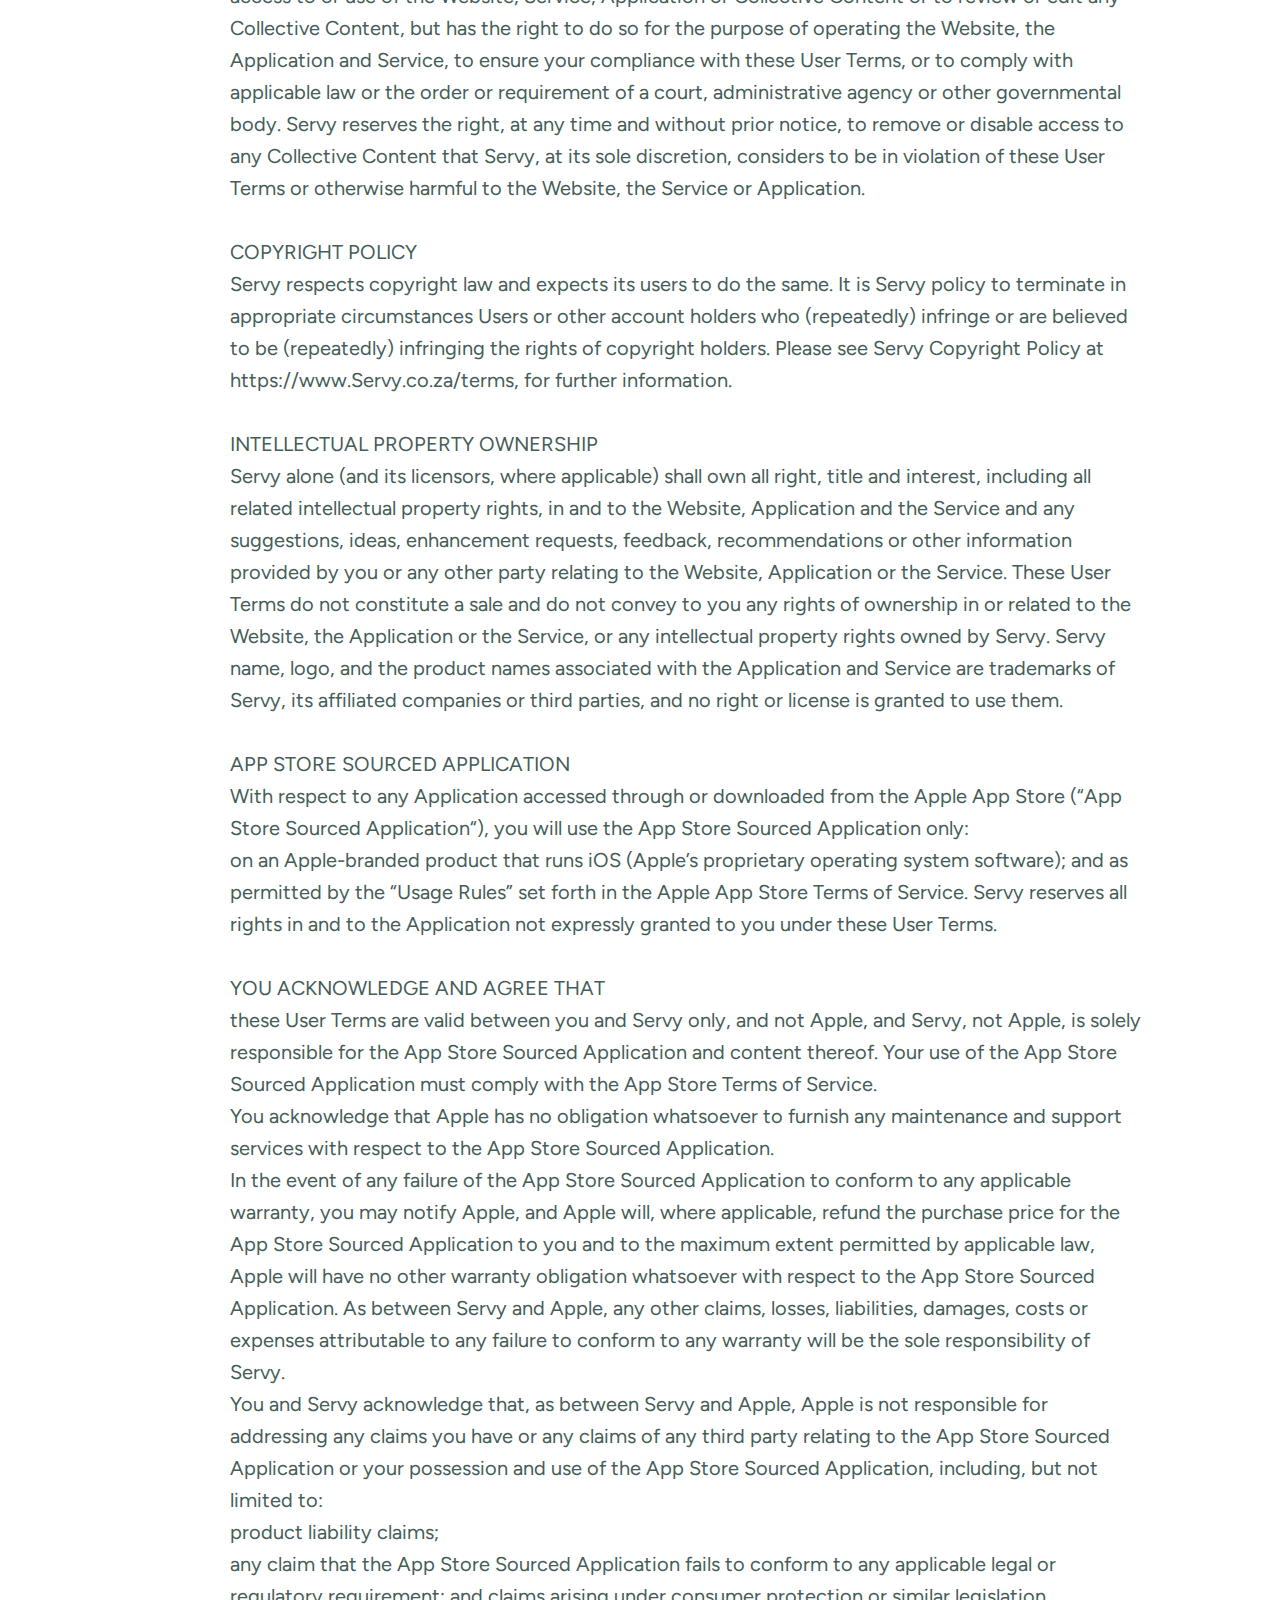
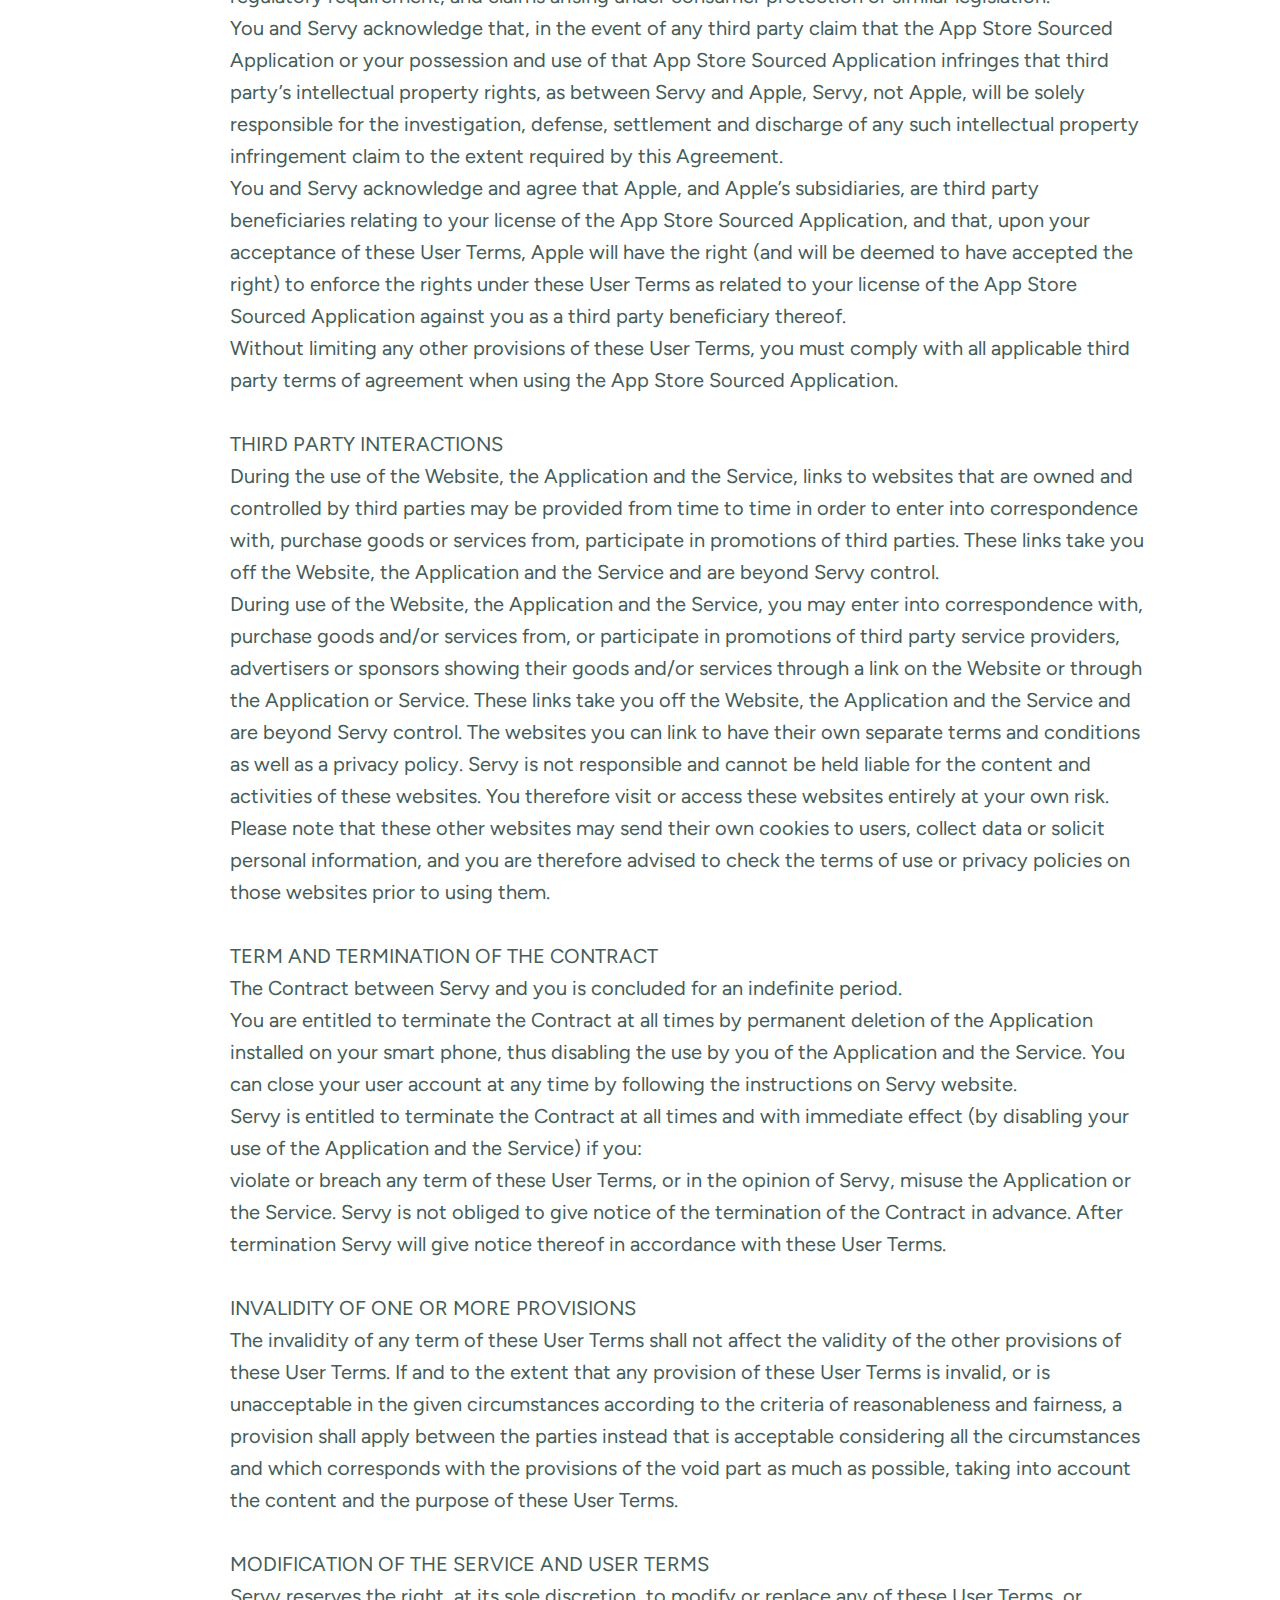
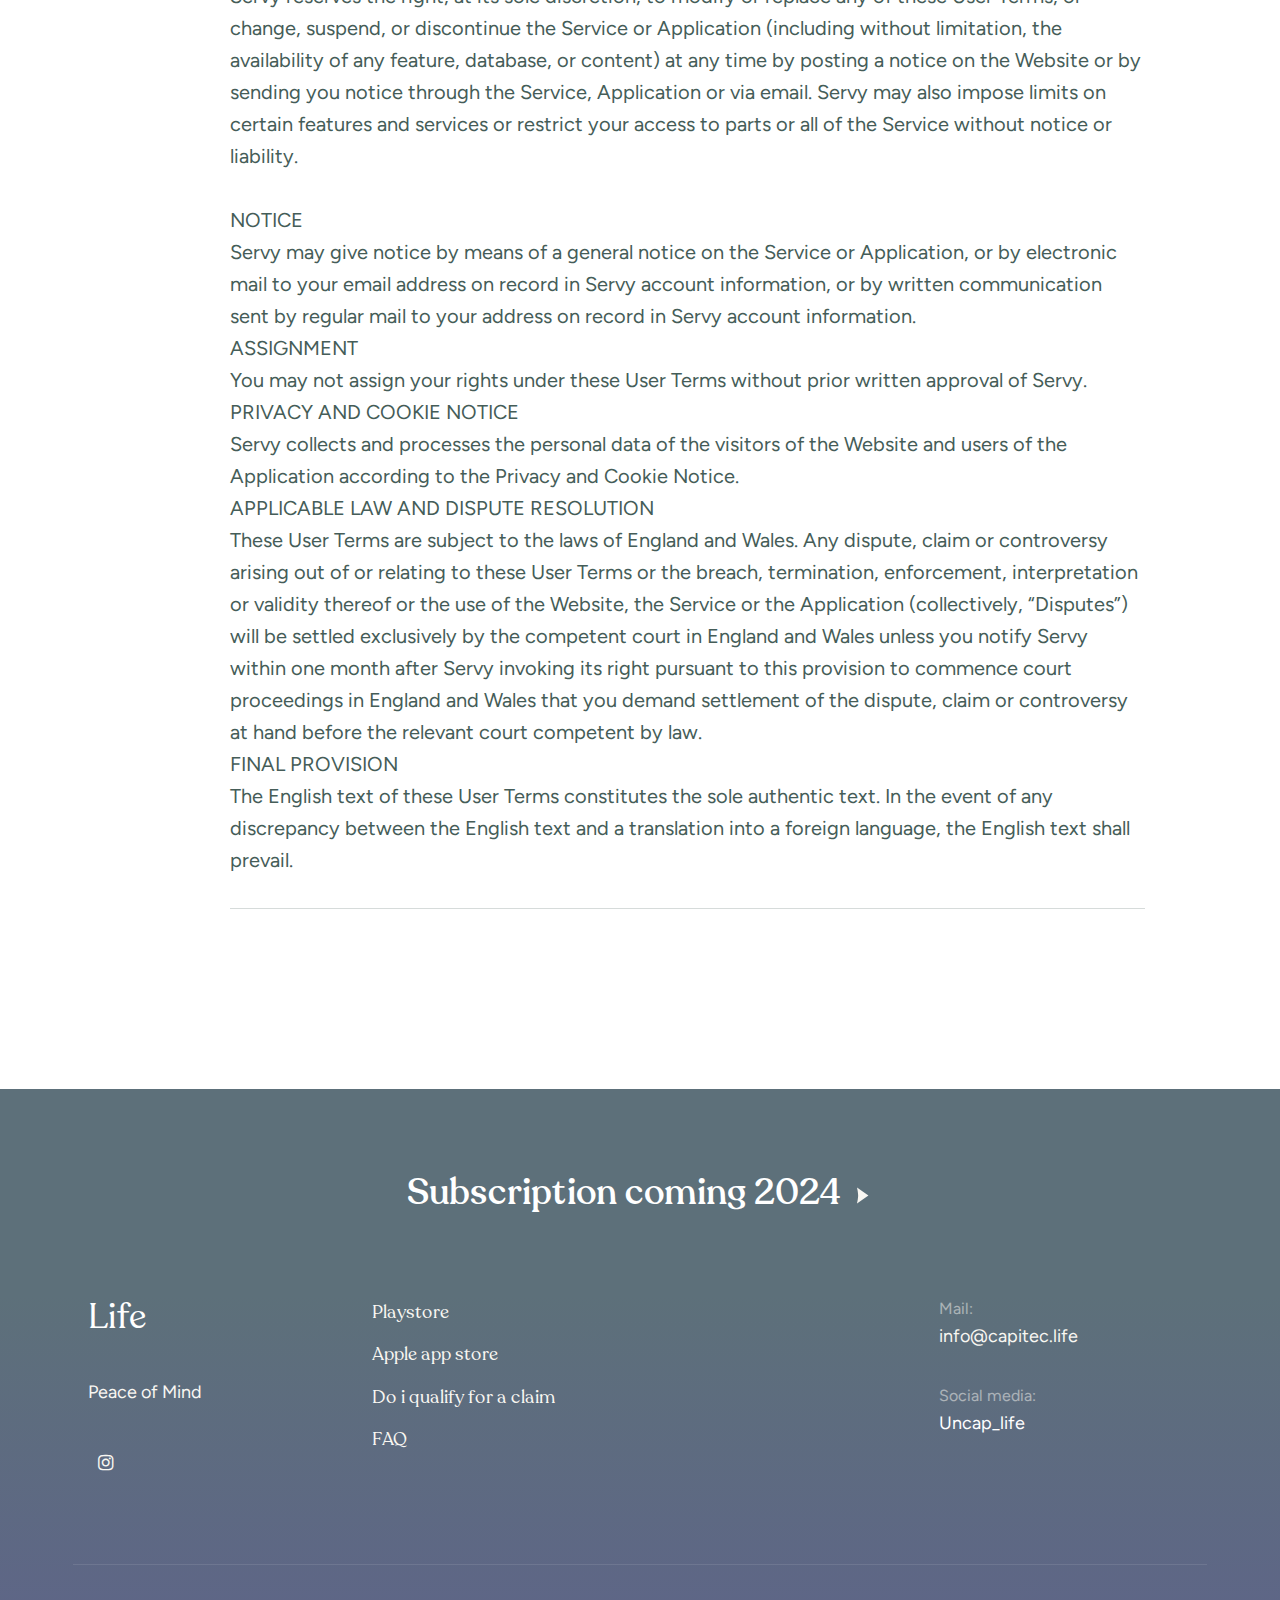
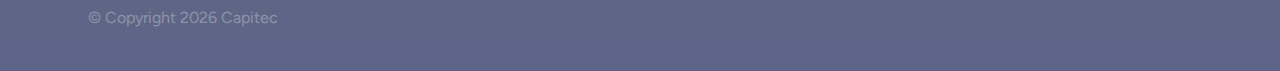
<file: terms-conditions.html>
<!doctype html>
<html lang="en">
	<head>
		<title>Servy - Terms & Conditions</title>
		<meta charset="utf-8">
		<meta name="viewport" content="width=device-width, initial-scale=1, shrink-to-fit=no">
	
		<link href="https://fonts.googleapis.com/css?family=Mukta+Mahee:200,300,400|Playfair+Display:400,700" rel="stylesheet">
	
		<link rel="stylesheet" href="css/bootstrap.css">
		<link rel="stylesheet" href="css/animate.css">
		<link rel="stylesheet" href="css/owl.carousel.min.css">
		<link rel="stylesheet" href="css/aos.css">
		
		<link rel="stylesheet" href="fonts/ionicons/css/ionicons.min.css">
		<link rel="stylesheet" href="fonts/fontawesome/css/font-awesome.min.css">
	
		<!-- Theme Style -->
		<link rel="stylesheet" href="css/style.css">
		<link rel="stylesheet" href="css/header.css">
	  </head>
  <body oncontextmenu="return false;">
    
    <header class="site-header without_bg">
      <div class="container-fluid">
        <div class="row custom_header_row">
			<div class="col-md-4 col-4 site-logo" data-aos="fade"><a href="index.html"><img src="./images/lifelogo-2.png"></a></div>
          <div class="col-md-8 col-8 custom_site_menu">
		  	<div class="site-header__reservations-list">
				<ul>
					<li class="site-header__reservations-link" tabindex="-1" rel="noopener noreferrer">
					  <a href="#">
						<img src="./images/play.png"/>
						<span class="caption">Estimate Calculator</span>
					  </a>
					</li>
					<li class="site-header__reservations-number" tabindex="-1">
					  <a href="https://share-eu1.hsforms.com/10kAA5B43QceWFCICKzxXlA2dg165">
						<img src="./images/Vector.png"/>
						<span class="caption">SUPPORT CHAT</span>
					  </a>
					</li>
				  </ul>
			  </div>
          	<div class="site-menu-toggle js-site-menu-toggle"  data-aos="fade">
              <span></span>
              <span></span>
              <span></span>
            </div>

            <!-- <div class="site-navbar js-site-navbar">
              	<nav role="navigation">
			  		<div class="site-menu">
				  		<div class="site-header">
							<div class="site-header__outer">
								<div class="container-fluid site-header__container">				
									<div class="site-header__inner flex flex--vert-align">				
										<a class="site-header__logo" href="/" tabindex="-1" aria-label="Visit Home Page">
											 <img src="img/logo_white.svg"/>
										</a>			
										
										<div class="site-header__links flex flex--vert-align">
										  <div class="site-header__reservations-list">
											<ul>
											  <li class="site-header__reservations-link" tabindex="-1" rel="noopener noreferrer">
												<a href="reserve-now.html">
													<img src="img/Reservation.svg"/>
													<span class="caption">Reservations</span>
												</a>
											  </li>
											  <li class="site-header__reservations-number" tabindex="-1">
												<a href="tel:+1800 528 7867">
												 	<img src="img/Call.svg"/>
												  <span class="caption">800 528 7867</span>
												</a>
											  </li>
											</ul>
										  </div>
										</div>
					  				</div>
								</div>    
							</div>
				  		</div>				
				  		<div class="site-menu__background">
							<div class="site-menu__background-inner"></div>
				  		</div>				
				  		<div class="site-menu__block-colour"></div>				
				  		<div class="container site-menu__container">				
							<nav class="site-menu__nav">
							 	<div class="cols">
									<ul class="col m12 tp6 t5 d4 c3 site-menu__menu-col">
								  		<li><span class="caption headingf6 custom_num_lab">01</span><a href="stay-detail.html" class="headingr3">Stay</a></li>
										<li><span class="caption headingf6 custom_num_lab">02</span><a href="eat-drink.html" class="headingr3">Eat &amp; Drink</a></li>
										<li><span class="caption headingf6 custom_num_lab">03</span><a href="spa.html" class="headingr3">Spa &amp; Wellness</a></li>
										<li><span class="caption headingf6 custom_num_lab">04</span><a href="weddings.html" class="headingr3">Weddings</a></li>
									</ul>
									<ul class="col m12 tp6 t5 d4 c3 site-menu__menu-col">
										<li><span class="caption headingf6 custom_num_lab">06</span><a href="meeting-events.html" class="headingr3">Meetings &amp; Events</a></li>
										<li><span class="caption headingf6 custom_num_lab">07</span><a href="packages.html" class="headingr3">Packages</a></li>
										<li><span class="caption headingf6 custom_num_lab">08</span><a href="gallery.html" class="headingr3">Gallery</a></li>
										<li><span class="caption headingf6 custom_num_lab">09</span><a href="whats-on.html" class="headingr3">What’s On</a></li>    
									</ul>
							  </div>
							</nav>				
							<div class="cols">						
								<div class="col m12 tp6 t5 d4 c3 site-menu__content-col">						
									<div class="site-menu__content">
								  		<p class="caption headingf6">Find us</p>						
								  		<p class="paraSm pt32 pb32 mt0 mb0">The Villa Siesta resort, 4 Carriellen Lane, <br>Las Vegas,nv, 89110, United States </p>
							 			<p><a href="https://www.google.com/maps/place/The+Scott+Resort+%26+Spa+(formerly+FireSky+Resort)/@33.5087674,-111.9257769,15z/data=!4m5!3m4!1s0x0:0x6997d003b0e8dcaf!8m2!3d33.5087674!4d-111.9257769" rel="noopener noreferrer" target="_blank" class="small_button">Get Directions</a></p>        
									</div>
								</div>
								<div class="col m12 tp6 t5 d4 c3 site-menu__content-col custom_header_numbers">
									<div class="site-menu__content">
								  		 <div class="row">
										 	<div class="col-md-12 col-lg-4  col-sm-12 col-12 custom_header_border_right">
												<div class="paraXS custom_num_lab">Telephone:</div>
												<div class="paraSm">800 543 8544</div>
											</div>
											<div class="col-lg-4  col-md-12 col-sm-12 col-12 custom_header_border_right pl25">
												<div class="paraXS custom_num_lab">Telephone:</div>
												<div class="paraSm">480 543 9843</div>
											</div>
											<div class="col-lg-4 col-md-12  col-sm-12 col-12 pl25">
												<div class="paraXS custom_num_lab">Fax:</div>
												<div class="paraSm">800 543 6543</div>
											</div>
										 </div>  
										 <div class="row">
										 	<div class="col-md-12">
												<div class="header_social pt-60 social">
													 <a href="#"><span class="fa fa-facebook"></span></a>
													 <a href="#"><span class="fa fa-twitter"></span></a>
													 <a href="#"><span class="fa fa-youtube-play"></span></a>
													 <a href="#"><span class="fa fa-instagram"></span></a>
												</div>
											</div>
										 </div>
									</div>				
							  	</div>
							</div>				
					  	</div>
					</div>
				</nav>
            </div> -->
          </div>
        </div>
      </div>
    </header>
	
    <!-- END head -->
	<section class="bg-light custom_2col_inner p160 pt120 custom_spa_sec">
		<div class="container overflow-hidden">
			<div class="row justify-content-center d-md-flex d-block">
				
				<div class="col-12 col-md-1"></div>
				<div class="col-12 col-md-10  spa-content">
					<div class="headingr5 pb16 clrgreen">Servy</div>
					<div class="headingr1 pb32 clrgreen">Terms and conditions</div>
					<div class="paraReg clrgreen mb32 bottom_border_pera">
                        These terms and conditions (“User Terms“) apply to your visit to and your use of our website at www.Servy.co.za (the “Website“), the Service and the Application (as defined below), as well as to all information, recommendations and/or services provided to you on or through the Website, the Service and the Application.
                       <br> PLEASE READ THESE USER TERMS CAREFULLY BEFORE DOWNLOADING OUR APPLICATION AND/OR USING OUR SERVICE.
            </div>
					<div class="paraReg clrgreen pb32"> Servy<br>
                        Your contracting partner is Servy Limited. (“Servy”), a private limited liability company established in South Africa<br><br>
                        WHAT SERVICES DOES SERVY PROVIDE?<br>
                        Servy offers information and a means to obtain on-demand services offered by third party suppliers (the “Suppliers“), which may be requested through the use of an application supplied by Servy and downloaded and installed by you on your single mobile device (smart phone) (the “Application“). All services provided by servy to you by means of your use of the Application are hereafter referred to as the “Service“.<br><br>
                        HOW IS A CONTRACT CONCLUDED BETWEEN SERVY AND YOU?<br>
                        By using the Application or the Service, you enter into a contract with Servy (the “Contract“).<br> In order to be able to use the Application or Service, you first need to sign up with Servy. When signing up, you are obligated to provide Servy with your personal information, mobile telephone number and credit card data. Upon successful completion of your signing up with Servy, Servy will provide you with a personal account, accessible for you with a password of your choice.
                        You have to be 18 years of age or older to use the Service or Application. If you reside in a jurisdiction that restricts the use of the Service or Application because of age, or restricts the ability to enter into contracts such as this one due to age, you must abide by such age limits and you must not use the Service and the Application. You represent that if you are an individual, you are of legal age to enter into a binding contract, or that if you are registering on behalf of a legal entity, that you are authorized to enter into, and bind the entity to, these User Terms and register for the Service and the Application.<br><br>
                        HOW TO USE THE SERVICE AND THE APPLICATION<br>
                        The Application allows you to send a request for a service to a Supplier. The GPS receiver – which should be installed on the mobile device (smart phone) on which you have downloaded the Application – detects your location and sends your location information to the relevant Supplier. The Supplier has sole and complete discretion to accept or reject each request for Service. The Supplier also has sole and complete discretion over whether to use the Application to receive the leads generated through the Application. If the Supplier accepts a request, the Application notifies you and provides information regarding the Supplier – including its name, company name (where applicable), and customer service rating – and the ability to contact the Supplier by telephone. The Application also allows you to view the Supplier’s progress towards the pick-up point, in real time.
                        Servy shall procure reasonable efforts to bring you into contact with a Supplier in order to obtain services, subject to the availability of Suppliers in or around your location at the moment of your request for services.
                        For the avoidance of doubt: Servy itself does not provide services, and Servy is not a carrier. It is up to the Supplier to offer services, which may be requested through the use of the Application and/or the Service. Servy only acts as intermediary between you and the Supplier. The provision of the services by the Supplier to you is therefore subject to the agreement (to be) entered into between you and the Supplier. Servy shall never be a party to such agreement.<br><br>
                        YOUR USE OF THE APPLICATION OR THE SERVICE<br>
                        You warrant that the information you provide to Servy is accurate and complete. Servy is entitled at all times to verify the information that you have provided and to refuse the Service or use of the Application without providing reasons.
                        You may only access the Service using authorised means. It is your responsibility to check to ensure you download the correct Application for your device. Servy is not liable if you do not have a compatible mobile device or if you download the wrong version of the Application for your mobile device. Servy reserves the right to terminate the Service and the use of the Application should you be using the Service or Application with an incompatible or unauthorized device.</div>
				
					<div class="headingr4 pb24 clrgreen">By using the Application or the Service, you further agree that:</div>
					<div class="paraSm clrgreen custom_left pb24">
						<ol class="custom_points">
							<li> You will only use the Service or download the Application for your sole, personal use and will not resell it to a third party;</li>
							<li>You will not authorise others to use your account;</li>
							<li>You will not assign or otherwise transfer your account to any other person or legal entity;</li>
							<li>You will not use an account that is subject to any rights of a person other than you without appropriate authorisation;</li>
							<li>You will not use the Service or Application for unlawful purposes, including but not limited to sending or storing any unlawful material or for fraudulent purposes;</li>
              <li>You will not use the Service or Application to cause nuisance, annoyance or inconvenience;</li>
              <li>You will not impair the proper operation of the network;</li>
              <li>You will not try to harm the Service or Application in any way whatsoever;</li>
              <li>You will not copy, or distribute the Application or other Servy Content without written permission from Servy;</li>
              <li>You will keep secure and confidential your account password or any identification we provide you which allows access to the Service and the Application;</li>
              <li>You will provide us with whatever proof of identity we may reasonably request;</li>
              <li>You will only use an access point or 3G data account (AP) which you are authorized to use;</li>
              <li>You are aware that when requesting services by SMS (if available in your jurisdiction), standard messaging charges will apply;</li>
              <li>You will not use the Service or Application with an incompatible or unauthorised device;</li>
              <li>You will comply with all applicable law from your home nation, the country, state, province and/or city in which you are present while using the Application or Service.</li>
						</ol>
					</div>
					<div class="paraReg clrgreen mb32 bottom_border_pera">Servy reserves the right to immediately terminate the Service and the use of the Application should you not comply with any of the above rules.<br><br>
                    PAYMENT<br>
                    The use of the Application and the Service is free of charge. Servy reserves the right to introduce a fee for the use of the Application and/or the Service. If Servy decides to introduce such a fee, Servy shall inform you accordingly and allow you to either continue or terminate the Contract.
                    The rates that apply for the services by the Supplier can be found on the Website and through the Application. These may be modified or updated by Servy from time to time. It is your own responsibility to remain informed about the current rates for the services.<br>
                    Servy shall charge you for the services provided to you by the Supplier on behalf of the Supplier. You agree that you will pay for all services you purchase from the Supplier, and that Servy may charge your credit card account, or other payment account, as provided by you when registering for the Service for the services (including any taxes and late fees, as applicable) that may be accrued by or in connection with your account. You are responsible for the timely payment of all fees and for providing Servy with a valid credit card account for payment of all fees at all times. Any payment made is non-refundable.<br>
                    Servy uses a third-party payment processor (the “Payment Processor“) to link your credit card account to the Application and Service. The processing of payments or credits, as applicable, in connection with your use of the Application and Service will be subject to the terms, conditions and privacy policies of the Payment Processor and your credit card issuer in addition to these User Terms. Servy is not responsible for any errors by the Payment Processor. In connection with your use of the Services, Servy will obtain certain transaction details, which Servy will use solely in accordance with its Privacy and Cookie Notice.<br><br>
                    INDEMNIFICATION<br>
                    By accepting these User Terms and using the Application or Service, you agree that you shall defend, indemnify and hold Servy, its affiliates, its licensors, and each of their officers, directors, other users, employees, attorneys and agents harmless from and against any and all claims, costs, damages, losses, liabilities and expenses (including attorneys’ fees and costs) arising out of or in connection with:<br>
                    your violation or breach of any term of these User Terms or any applicable law or regulation, whether or not referenced herein;
your violation of any rights of any third party, including Suppliers arranged via the Application, or
your use or misuse of the Application or Service.<br><br>
LIABILITY<br>
The information, recommendations and/or services provided to you on or through the Website, the Service and the Application is for general information purposes only and does not constitute advice. Servy will reasonably keep the Website and the Application and its contents correct and up to date but does not guarantee that (the contents of) the Website and/or Application are free of errors, defects, malware and viruses or that the Website and/or Application are correct, up to date and accurate.<br>
Servy shall not be liable for any damages resulting from the use of (or inability to use) the Website or Application (but to the exclusion of death or personal injury), including damages caused by malware, viruses or any incorrectness or incompleteness of the Information or the Website or Application, unless such damage is the result of any wilful misconduct or from gross negligence on the part of Servy.
Servy shall further not be liable for damages resulting from the use of (or the inability to use) electronic means of communication with the Website or the Application, including — but not limited to — damages resulting from failure or delay in delivery of electronic communications, interception or manipulation of electronic communications by third parties or by computer programs used for electronic communications and transmission of viruses.<br>
Without prejudice to the foregoing, and insofar as allowed under mandatory applicable law, Servy aggregate liability shall in no event exceed an amount of £500 or, where applicable, the equivalent of that amount in the currency used by you for the payment of the services to the Supplier.<br>
The quality of the services requested through the use of the Application or the Service is entirely the responsibility of the Supplier who ultimately provides such services to you. Servy under no circumstance accepts liability in connection with and/or arising from the services provided by the Supplier or any acts, actions, behaviour, conduct, and/or negligence on the part of the Supplier. Any complaints about the services provided by the Supplier should therefore be submitted to Servy and the Supplier but will be the responsibility of the Supplier to remedy.<br><br>
LICENSE GRANT, RESTRICTIONS AND COPYRIGHT POLICY<br>
For the purpose of this User Term, the following definitions apply:<br>
“Content” means all content featured or displayed, including, but not limited to, logos, icons, trademarks, text, graphics text, graphics, photographs, images, moving images, sound, illustrations, music, software (excluding the Application), opinions, remarks, comments, artwork, links, questions, suggestions, information or other materials.“Servy Content” means Content owned or used by Servy, its affiliates or licensors and made available through the Website, Service or Application, including any Content licensed from a third party, but excluding User Content.“User” means a person who accesses or uses the Service or Application.“User Content” means Content that a User posts, uploads, publishes, submits or transmits to be made available on the Website or through the Service or Application.“Collective Content” means, collectively, Servy Content and User Content.<br>

                </div>	
					
					<div class="paraReg clrgreen bottom_border_pera">to view, download and print any Servy Content solely for your personal and non-commercial purposes; and
                        to view any User Content to which you are permitted access solely for your personal and non-commercial purposes.
                        You have no right to sublicense the license rights granted in this section.<br>
                        
                        You may not use, copy, adapt, modify, create derivative works from, distribute, license, sell, transfer, publicly display, publicly perform, reproduce, transmit, stream, broadcast or otherwise exploit the Website, Service, Application or Collective Content, except as expressly permitted in these User Terms. You may not reuse any Collective Content without first obtaining the written consent of Servy. No licenses or rights are granted to you by implication or otherwise under any intellectual property rights owned or controlled by Servy or its licensors, except for the licenses and rights expressly granted in these User Terms.<br><br>
                        LICENSE GRANTED BY USER<br>
                        We may, in our sole discretion, permit Users to post, upload, publish, submit or transmit User Content on the Website or through the Service or Application. User Content will be deemed non-confidential and non-proprietary. Accordingly, Servy shall have the non-exclusive, royalty-free, right to use, copy, distribute and disclose to third parties any User Content for any purpose, in any medium and throughout the world (“License Grant“).<br>
                        You acknowledge that Servy only acts as a passive conduit for the distribution of the User Content and is not responsible or liable to you or to any third party for the content or accuracy of the User Content. Servy shall not be continuously monitoring User Content published by you or moderating between Users, nor shall Servy be under an obligation to do so. Without limiting the foregoing, you acknowledge and agree that any remarks, opinions, comments, suggestions and other information expressed or included in the User Content do not necessarily represent those of Servy.<br>
                        Any use by you of the User Content is entirely at your own risk. You represent and warrant that any User Content posted or transmitted by you is original to you and does not copy the work of any third party or otherwise infringe any third party intellectual property rights, rights of privacy or personality rights and does not contain any defamatory or disparaging statements. Furthermore, you represent and warrant that you have the capacity to grant the license as stipulated in this paragraph.<br>
                        You agree to indemnify and keep Servy, its affiliates and licensors indemnified against all costs, expenses, damages, losses and liabilities incurred or suffered by Servy or its affiliated companies related to any User Content posted or transmitted by you or your other use of the Website, the Service or the Application.<br><br>
                        Servy reserves the right at its sole discretion to block or remove (in whole or in part) any User Content posted or transmitted by you and which Servy believes is not in accordance with these User Terms (including materials which infringe or may infringe third party intellectual property rights, rights of privacy or personality rights), or is otherwise unacceptable to Servy.<br>
                        You agree to promptly notify Servy in writing of any User Content which breaches these User Terms. You agree to provide to Servy sufficient information to enable Servy to investigate whether such User Content breaches these User Terms. Servy agrees to make good faith efforts to investigate such complaint and shall take such action as Servy in its sole discretion decides. However, Servy does not warrant or represent that it will block or remove (in whole or in part) such user Content.<br><br>
                        APPLICATION LICENSE<br>
                        Subject to your compliance with these User Terms, Servy grants you a limited non-exclusive, non-transferable license to download and install a copy of the Application on a single mobile device that you own or control and to run such copy of the Application solely for your own personal use.<br>
                        YOU SHALL NOT<br>
                        license, sublicense, sell, resell, transfer, assign, distribute or otherwise commercially exploit or make available to any third party the Service or Application in any way;<br>
                        modify or make derivative works based upon the Service or Application;<br>
                        create Internet “links” to the Service or “frame” or “mirror” any Application on any other server or wireless or Internet-based device;<br>
                        reverse engineer or access the Application in order to
                        design or build a competitive product or service,
                        design or build a product using similar ideas, features, functions or graphics of the Service or Application, or
                        copy any ideas, features, functions or graphics of the Service or Application, or
                        launch an automated program or script, including, but not limited to, web spiders, web crawlers, web robots, web ants, web indexers, bots, viruses or worms, or any program which may make multiple server requests per second, or unduly burdens or hinders the operation and/or performance of the Service or Application.<br><br>
                        YOU SHALL NOT:<br>
                        send spam or otherwise duplicative or unsolicited messages in violation of applicable laws;<br>
                        send or store infringing, obscene, threatening, libellous, or otherwise unlawful or tortious material, including material harmful to children or violative of third party privacy rights;<br>
                        send or store material containing software viruses, worms, Trojan horses or other harmful computer code, files, scripts, agents or programs;<br>
                        interfere with or disrupt the integrity or performance of the Website, the Application or Service or the data contained therein; or
                        attempt to gain unauthorized access to the Website, the Application or Service or its related systems or networks.<br>
                        Servy will have the right to investigate and prosecute violations of any of the above to the fullest extent of the law. Servy may involve and cooperate with law enforcement authorities in prosecuting users who violate these User Terms. You acknowledge that Servy has no obligation to monitor your access to or use of the Website, Service, Application or Collective Content or to review or edit any Collective Content, but has the right to do so for the purpose of operating the Website, the Application and Service, to ensure your compliance with these User Terms, or to comply with applicable law or the order or requirement of a court, administrative agency or other governmental body. Servy reserves the right, at any time and without prior notice, to remove or disable access to any Collective Content that Servy, at its sole discretion, considers to be in violation of these User Terms or otherwise harmful to the Website, the Service or Application.<br><br>
                        COPYRIGHT POLICY<br>
                        Servy respects copyright law and expects its users to do the same. It is Servy policy to terminate in appropriate circumstances Users or other account holders who (repeatedly) infringe or are believed to be (repeatedly) infringing the rights of copyright holders. Please see Servy Copyright Policy at https://www.Servy.co.za/terms, for further information.<br><br>
                        INTELLECTUAL PROPERTY OWNERSHIP<br>
                        Servy alone (and its licensors, where applicable) shall own all right, title and interest, including all related intellectual property rights, in and to the Website, Application and the Service and any suggestions, ideas, enhancement requests, feedback, recommendations or other information provided by you or any other party relating to the Website, Application or the Service.
                        These User Terms do not constitute a sale and do not convey to you any rights of ownership in or related to the Website, the Application or the Service, or any intellectual property rights owned by Servy. Servy name, logo, and the product names associated with the Application and Service are trademarks of Servy, its affiliated companies or third parties, and no right or license is granted to use them.<br><br>
                        APP STORE SOURCED APPLICATION<br>
                        With respect to any Application accessed through or downloaded from the Apple App Store (“App Store Sourced Application“), you will use the App Store Sourced Application only:<br>
                        on an Apple-branded product that runs iOS (Apple’s proprietary operating system software); and
                        as permitted by the “Usage Rules” set forth in the Apple App Store Terms of Service. Servy reserves all rights in and to the Application not expressly granted to you under these User Terms.<br><br>
                        YOU ACKNOWLEDGE AND AGREE THAT<br>
                        these User Terms are valid between you and Servy only, and not Apple, and
                        Servy, not Apple, is solely responsible for the App Store Sourced Application and content thereof. Your use of the App Store Sourced Application must comply with the App Store Terms of Service.<br>
                        You acknowledge that Apple has no obligation whatsoever to furnish any maintenance and support services with respect to the App Store Sourced Application.<br>
                        In the event of any failure of the App Store Sourced Application to conform to any applicable warranty, you may notify Apple, and Apple will, where applicable, refund the purchase price for the App Store Sourced Application to you and to the maximum extent permitted by applicable law, Apple will have no other warranty obligation whatsoever with respect to the App Store Sourced Application. As between Servy and Apple, any other claims, losses, liabilities, damages, costs or expenses attributable to any failure to conform to any warranty will be the sole responsibility of Servy.<br>
                        You and Servy acknowledge that, as between Servy and Apple, Apple is not responsible for addressing any claims you have or any claims of any third party relating to the App Store Sourced Application or your possession and use of the App Store Sourced Application, including, but not limited to:<br>
                        product liability claims;<br>
                        any claim that the App Store Sourced Application fails to conform to any applicable legal or regulatory requirement; and
                        claims arising under consumer protection or similar legislation.<br>
                        You and Servy acknowledge that, in the event of any third party claim that the App Store Sourced Application or your possession and use of that App Store Sourced Application infringes that third party’s intellectual property rights, as between Servy and Apple, Servy, not Apple, will be solely responsible for the investigation, defense, settlement and discharge of any such intellectual property infringement claim to the extent required by this Agreement.<br>
                        You and Servy acknowledge and agree that Apple, and Apple’s subsidiaries, are third party beneficiaries relating to your license of the App Store Sourced Application, and that, upon your acceptance of these User Terms, Apple will have the right (and will be deemed to have accepted the right) to enforce the rights under these User Terms as related to your license of the App Store Sourced Application against you as a third party beneficiary thereof.<br>
                        Without limiting any other provisions of these User Terms, you must comply with all applicable third party terms of agreement when using the App Store Sourced Application.<br><br>
                        THIRD PARTY INTERACTIONS<br>
                        During the use of the Website, the Application and the Service, links to websites that are owned and controlled by third parties may be provided from time to time in order to enter into correspondence with, purchase goods or services from, participate in promotions of third parties. These links take you off the Website, the Application and the Service and are beyond Servy control.<br>
                        During use of the Website, the Application and the Service, you may enter into correspondence with, purchase goods and/or services from, or participate in promotions of third party service providers, advertisers or sponsors showing their goods and/or services through a link on the Website or through the Application or Service. These links take you off the Website, the Application and the Service and are beyond Servy control. The websites you can link to have their own separate terms and conditions as well as a privacy policy. Servy is not responsible and cannot be held liable for the content and activities of these websites. You therefore visit or access these websites entirely at your own risk.<br>
                        Please note that these other websites may send their own cookies to users, collect data or solicit personal information, and you are therefore advised to check the terms of use or privacy policies on those websites prior to using them.<br><br>
                        TERM AND TERMINATION OF THE CONTRACT<br>
                        The Contract between Servy and you is concluded for an indefinite period.<br>
                        You are entitled to terminate the Contract at all times by permanent deletion of the Application installed on your smart phone, thus disabling the use by you of the Application and the Service. You can close your user account at any time by following the instructions on Servy website.<br>
                        Servy is entitled to terminate the Contract at all times and with immediate effect (by disabling your use of the Application and the Service) if you:<br>
                        violate or breach any term of these User Terms, or
                        in the opinion of Servy, misuse the Application or the Service. Servy is not obliged to give notice of the termination of the Contract in advance. After termination Servy will give notice thereof in accordance with these User Terms.<br><br>
                        INVALIDITY OF ONE OR MORE PROVISIONS<br>
                        The invalidity of any term of these User Terms shall not affect the validity of the other provisions of these User Terms.
                        If and to the extent that any provision of these User Terms is invalid, or is unacceptable in the given circumstances according to the criteria of reasonableness and fairness, a provision shall apply between the parties instead that is acceptable considering all the circumstances and which corresponds with the provisions of the void part as much as possible, taking into account the content and the purpose of these User Terms.<br><br>
                        MODIFICATION OF THE SERVICE AND USER TERMS<br>
                        Servy reserves the right, at its sole discretion, to modify or replace any of these User Terms, or change, suspend, or discontinue the Service or Application (including without limitation, the availability of any feature, database, or content) at any time by posting a notice on the Website or by sending you notice through the Service, Application or via email. Servy may also impose limits on certain features and services or restrict your access to parts or all of the Service without notice or liability.<br><br>
                        NOTICE<br>
                        Servy may give notice by means of a general notice on the Service or Application, or by electronic mail to your email address on record in Servy account information, or by written communication sent by regular mail to your address on record in Servy account information.<br>
                        ASSIGNMENT<br>
                        You may not assign your rights under these User Terms without prior written approval of Servy.<br>
                        PRIVACY AND COOKIE NOTICE<br>
                        Servy collects and processes the personal data of the visitors of the Website and users of the Application according to the Privacy and Cookie Notice.<br>
                        APPLICABLE LAW AND DISPUTE RESOLUTION<br>
                        These User Terms are subject to the laws of England and Wales. Any dispute, claim or controversy arising out of or relating to these User Terms or the breach, termination, enforcement, interpretation or validity thereof or the use of the Website, the Service or the Application (collectively, “Disputes”) will be settled exclusively by the competent court in England and Wales unless you notify Servy within one month after Servy invoking its right pursuant to this provision to commence court proceedings in England and Wales that you demand settlement of the dispute, claim or controversy at hand before the relevant court competent by law.<br>
                        FINAL PROVISION<br>
                        The English text of these User Terms constitutes the sole authentic text. In the event of any discrepancy between the English text and a translation into a foreign language, the English text shall prevail.</div>	

              </div>
				</div>
				</div>
			</div>	
		</div>
	</section>
    
    <!-- END section -->
	
	
	
	
	

	<section class="bg-drak_green custom_sign_up_section" style="background: rgba(93, 112, 122, 1);">
		<div class="pb80 pt80 text-center custom_sign_text headingr3"><a href="javascript:;" data-toggle="modal" data-target="#signinModal">Subscription coming 2024 <img src="img/arrow-right.svg"></a></div>
	</section>
	
	
    <!-- END section -->
    
    
    <footer class="footer-section" style="background: linear-gradient(180deg, #5D707A 0%, #5E6489 100%, #6700FF 100%);">
		<div class="container ">
		  <div class="row mb-4">
			<div class="col-md-3 mb-5 ">
				<div class="footer_logo pb40 display-4 clrwhite">
			Life
			  </div>
			  <div class="footer_address pb40 clrwhite">
				  <div class="paraSm">Peace of Mind</div>
			  </div>
			  <div class="footer_social pb40 social">
				   <!-- <a href="#"><span class="fa fa-facebook"></span></a>
				   <a href="#"><span class="fa fa-twitter"></span></a>
				   <a href="#"><span class="fa fa-youtube-play"></span></a> -->
				   <a href="https://www.instagram.com/uncap_life/"><span class="fa fa-instagram"></span></a>
			  </div>
			</div>
			<div class="col-md-3 mb-5">
			  <ul class="list-unstyled link">
				<li><a href="#">Playstore</a></li>
				<li><a href="#">Apple app store</a></li>
				<li><a href="#">Do i qualify for a claim</a></li>
				<li><a href="#">FAQ</a></li>
				<!-- <li><a href="meeting-events.html">Meetings & Events</a></li>
				<li><a href="packages.html">Packages</a></li>
				<li><a href="gallery.html">Gallery</a></li> -->
			  </ul>
			</div>
			<div class="col-md-3 mb-5 pr-md-5">
				<!-- <ul class="list-unstyled link">
				<li><a href="about-us.html">About</a></li>
				<li><a href="contact-us.html">Contact us</a></li>
				<li><a href="#">Careers</a></li>
				<li><a href="faq.html">FAQs</a></li>
				<li><a href="in-the-media.html">News</a></li>
				<li><a href="privacy-policy.html">Privacy policy</a></li>
				<li><a href="sitemap.html">Sitemap</a></li>
			  </ul> -->
			  
			</div>
			<div class="col-md-3 mb-5 contact-info">
				  <div class="paraXS">Mail:</div>
				  <div class="paraSm pb32"><a href="mailto:info@capitec.life">info@capitec.life</a></div>
				  <div class="paraXS">Social media:</div>
				  <div class="paraSm pb32">Uncap_life</div>
				  <!-- <div class="paraXS">Fax:</div>
				  <div class="paraSm pb32">800 543 6543</div> -->
			</div>
		  </div>
		  <div class="row bordertop pt40 pb40 footer_copy">
			<div class="col-md-6 text-left paraXS">
  &copy; Copyright <script>document.write(new Date().getFullYear());</script> Capitec</div>
		  </div>
		</div>
		
	  </footer>
	
    <script src="js/jquery-3.2.1.min.js"></script>
    <script src="js/popper.min.js"></script>
    <script src="js/bootstrap.min.js"></script>
    <script src="js/owl.carousel.min.js"></script>
    <script src="js/jquery.waypoints.min.js"></script>
    <script src="js/aos.js"></script>
    <script src="js/main.js"></script>
	<script type="text/javascript">
		
	</script>
  </body>
</html>
</file>
<file: css/style.css>
@font-face {
    font-family: 'Arial Regular';
    font-style: normal;
    font-weight: normal;
    src: local('Arial Regular'), url('../fonts/Recoleta/Arial/ARIAL.woff') format('woff');
    }
    

    @font-face {
    font-family: 'Arial Narrow';
    font-style: normal;
    font-weight: normal;
    src: local('Arial Narrow'), url('../fonts/Recoleta/Arial/ARIALN.woff') format('woff');
    }
    

    @font-face {
    font-family: 'Arial Italic';
    font-style: normal;
    font-weight: normal;
    src: local('Arial Italic'), url('../fonts/Recoleta/Arial/ARIALI 1.woff') format('woff');
    }
    

    @font-face {
    font-family: 'Arial Italic';
    font-style: normal;
    font-weight: normal;
    src: local('Arial Italic'), url('../fonts/Recoleta/Arial/ARIALI.woff') format('woff');
    }
    

    @font-face {
    font-family: 'Arial Narrow Italic';
    font-style: normal;
    font-weight: normal;
    src: local('Arial Narrow Italic'), url('../fonts/Recoleta/Arial/ARIALNI.woff') format('woff');
    }
    

    @font-face {
    font-family: 'Arial Medium';
    font-style: normal;
    font-weight: normal;
    src: local('Arial Medium'), url('../fonts/Recoleta/Arial/ArialMdm.woff') format('woff');
    }
    

    @font-face {
    font-family: 'Arial Medium Italic';
    font-style: normal;
    font-weight: normal;
    src: local('Arial Medium Italic'), url('../fonts/Recoleta/Arial/ArialMdmItl.woff') format('woff');
    }
    

    @font-face {
    font-family: 'Arial Bold';
    font-style: normal;
    font-weight: normal;
    src: local('Arial Bold'), url('../fonts/Recoleta/Arial/ARIALBD 1.woff') format('woff');
    }
    

    @font-face {
    font-family: 'Arial Bold';
    font-style: normal;
    font-weight: normal;
    src: local('Arial Bold'), url('../fonts/Recoleta/Arial/ARIALBD.woff') format('woff');
    }
    

    @font-face {
    font-family: 'Arial Narrow Bold';
    font-style: normal;
    font-weight: normal;
    src: local('Arial Narrow Bold'), url('../fonts/Recoleta/Arial/ARIALNB.woff') format('woff');
    }
    

    @font-face {
    font-family: 'Arial Bold Italic';
    font-style: normal;
    font-weight: normal;
    src: local('Arial Bold Italic'), url('../fonts/Recoleta/Arial/ARIALBI 1.woff') format('woff');
    }
    

    @font-face {
    font-family: 'Arial Bold Italic';
    font-style: normal;
    font-weight: normal;
    src: local('Arial Bold Italic'), url('../fonts/Recoleta/Arial/ARIALBI.woff') format('woff');
    }
    

    @font-face {
    font-family: 'Arial Narrow Bold Italic';
    font-style: normal;
    font-weight: normal;
    src: local('Arial Narrow Bold Italic'), url('../fonts/Recoleta/Arial/ARIALNBI.woff') format('woff');
    }
    

    @font-face {
    font-family: 'Arial Black';
    font-style: normal;
    font-weight: normal;
    src: local('Arial Black'), url('../fonts/Recoleta/Arial/ARIBLK.woff') format('woff');
    }
    

    @font-face {
    font-family: 'Arial Black Italic';
    font-style: normal;
    font-weight: normal;
    src: local('Arial Black Italic'), url('../fonts/Recoleta/Arial/ARIALBLACKITALIC.woff') format('woff');
    }
    

    @font-face {
    font-family: 'Arial Light Regular';
    font-style: normal;
    font-weight: normal;
    src: local('Arial Light Regular'), url('../fonts/Recoleta/Arial/ARIALLGT.woff') format('woff');
    }
    

    @font-face {
    font-family: 'Arial CE Regular';
    font-style: normal;
    font-weight: normal;
    src: local('Arial CE Regular'), url('../fonts/Recoleta/Arial/ArialCE.woff') format('woff');
    }
    

    @font-face {
    font-family: 'Arial CE MT Black Regular';
    font-style: normal;
    font-weight: normal;
    src: local('Arial CE MT Black Regular'), url('../fonts/Recoleta/Arial/ArialCEMTBlack.woff') format('woff');
    }
    

    @font-face {
    font-family: 'Arial CE Bold';
    font-style: normal;
    font-weight: normal;
    src: local('Arial CE Bold'), url('arialceb.woff') format('woff');
    }
    

    @font-face {
    font-family: 'Arial Light Italic';
    font-style: normal;
    font-weight: normal;
    src: local('Arial Light Italic'), url('../fonts/Recoleta/Arial/ARIALLGTITL.woff') format('woff');
    }
    

    @font-face {
    font-family: 'Arial CE Italic';
    font-style: normal;
    font-weight: normal;
    src: local('Arial CE Italic'), url('../fonts/Recoleta/Arial/ArialCEItalic.woff') format('woff');
    }
    

    @font-face {
    font-family: 'Arial CE Bold Italic';
    font-style: normal;
    font-weight: normal;
    src: local('Arial CE Bold Italic'), url('../fonts/Recoleta/Arial/ArialCEBoldItalic.woff') format('woff');
    }




@font-face {
  font-family: Recoleta Regular;
  src: url(../fonts/Recoleta/Recoleta-Regular.ttf) format("truetype");
}
@font-face {
  font-family: Recoleta Medium;
  src: url(../fonts/Recoleta/Recoleta-Medium.ttf) format("truetype");
}
@font-face {
  font-family: Recoleta Bold;
  src: url(../fonts/Recoleta/Recoleta-Bold.ttf) format("truetype");
}
@font-face {
  font-family: Figtree Regular;
  src: url(../fonts/Figtree/Figtree-Regular.ttf) format("truetype");
}
@font-face {
  font-family: Figtree Medium;
  src: url(../fonts/Figtree/Figtree-Medium.ttf) format("truetype");
}
@font-face {
  font-family: Figtree Bold;
  src: url(../fonts/Figtree/Figtree-Bold.ttf) format("truetype");
}
@font-face {
  font-family: Figtree SemiBold;
  src: url(../fonts/Figtree/Figtree-SemiBold.ttf) format("truetype");
}
.bg-light {
    background-color: #fff!important;
}
body {
  background: #fff !important;
  font-family: "Recoleta Regular", arial, sans-serif;
  font-weight: 200;
  font-size: 16px;
  line-height: 1.8;
  color: #6c757d;
}
::-moz-selection {
  color: #fff;
  background: #E79A90;
}
::selection {
  color: #fff;
  background: #E79A90;
}
a {
  -webkit-transition: .3s all ease;
  -o-transition: .3s all ease;
  transition: .3s all ease;
  color: #455D58;
  text-decoration: none;
}
.custom_under_line{
	border-bottom:1px solid #455D58;
}
.footer-section a:hover{ 
	color: #E79A90;
}
a:hover {
  text-decoration: none;
  color: #E79A90;
}

h1, h2, h3, h4, h5 {
  color: #455D58;
  font-family: "Recoleta Regular", times, serif;
}
b{font-family: "Figtree Bold";}
.custom_inner_main_banner a{
	text-decoration:underline!important;
}
.custom_inner_main_banner a{
	color:#fff;
}
.custom_inner_main_banner a.tr_white_button{
	text-decoration:none!important;
}
.headingr1{
	font-size: 72px;line-height: 79px;font-family: "Recoleta Medium";
}
.headingr2{
	font-size: 48px;line-height: 53px;font-family: "Recoleta Medium";
}
.headingr3{
	font-size: 36px;line-height: 47px;font-family: "Recoleta Medium";
}
.headingr4{
	font-size: 28px;line-height: 31px;font-family: "Recoleta Medium";
}
.headingr5{
	font-size: 24px;line-height: 26px;font-family: "Recoleta Regular";
}
.headingr6{	
	font-size: 20px;line-height: 22px;font-family: "Recoleta Regular";
}
.headingf1{
	font-size: 36px;line-height: 50px;font-family: "Figtree SemiBold";
}
.headingf2{
	font-size: 28px;line-height: 39px;font-family: "Figtree SemiBold";
}
.headingf3{
	font-size: 24px;line-height: 34px;font-family: "Figtree SemiBold";
}
.headingf4{
	font-size: 20px;line-height: 28px;font-family: "Figtree SemiBold";
}
.headingf5{
	font-size: 18px;line-height: 25px;font-family: "Figtree SemiBold";
}
.headingf6{
	font-size: 16px;line-height: 22px;font-family: "Figtree SemiBold";
}
.paraLarge{
	font-size: 24px;line-height: 38px;font-family: "Figtree Regular";
}
.paraReg{
	font-size: 20px;line-height: 32px;font-family: "Figtree Regular";
}
.paraSm{
	font-size: 18px;line-height: 29px;font-family: "Figtree Regular";
}
.paraXS{	
	font-size: 16px;line-height: 26px;font-family: "Figtree Regular";
}

.pt-60{padding-top:3.75em;}
.p160{padding:10em 0;}
.p120{padding:120px 0;}
.pt40{padding-top:40px;}
.pb16{padding-bottom:16px;}
.pb24{padding-bottom:24px;}
.pt24{padding-top:24px;}
.pt32{padding-top:32px;}
.pb32{padding-bottom:32px;}
.pl8pr{padding-left: 8.3333333333%;}
.pb80{padding-bottom:80px;}
.pt80{padding-top:80px;}
.pt48{padding-top:48px;}
.pr42{padding-right:42px;}
.pl42{padding-left:42px;}
.pb0{padding-bottom:0px;}
.pb40{padding-bottom:40px;}
.mb160{margin-bottom:160px!important}
.mb16{margin-bottom:16px}
.mb32{margin-bottom:32px}
.pb160{padding-bottom:160px;}
.pt120{padding-top:120px;}
.pb120{padding-bottom:120px;}
.pb48{padding-bottom:48px;}
.pr12{padding-right:12px;}
.pt12{padding-top:12px;}
.mt60{margin-top:60px;}
.prl45{padding-right:45px;padding-left:45px;}
.pl0{padding-left:0px;}

.tr_white_button {
	font-family: "Figtree Bold";background-color: transparent;border: 1px solid #F9F7F2;border-radius: 4px;color: #fff;font-weight: 700;font-size: 16px;line-height: 19px;text-decoration: none;text-transform: uppercase;text-align: center;padding:30px 100px;transition: opacity .8s cubic-bezier(.34,.615,.4,.985),transform .8s cubic-bezier(.34,.615,.4,.985);opacity: 1;transform: translateY(0);transition-delay: 1.15s;
}
.tr_white_button:before {
	content: "";position: absolute;top: 0;left: 0;display: block;width: 100%;height: 100%;z-index: -1;background-color: #000;-webkit-transform: scaleX(.3);transform: scaleX(.3);opacity: 0;transition: all .3s;
}
.tr_white_button:hover:before {
	opacity: 1;color:#fff!important;background-color: #F9F7F2;-webkit-transform: scaleX(1);transform: scaleX(1);transition: -webkit-transform .6s cubic-bezier(.08, .35, .13, 1.02), opacity .4s;transition: transform .6s cubic-bezier(.08, .35, .13, 1.02), opacity;
}
.tr_white_button:hover{
	color:#455d58
}


.tr_gray_button {
	font-family: "Figtree Bold";background-color: transparent;border: 1px solid #455D58;border-radius: 4px;color: #455D58;font-weight: 700;font-size: 16px;line-height: 19px;text-decoration: none;text-transform: uppercase;text-align: center;padding:30px 100px;transition: opacity .8s cubic-bezier(.34,.615,.4,.985),transform .8s cubic-bezier(.34,.615,.4,.985);opacity: 1;transform: translateY(0);transition-delay: 1.15s;
}
.tr_gray_button:before {
	content: "";position: absolute;top: 0;left: 0;display: block;width: 100%;height: 100%;z-index: -1;background-color: #000;-webkit-transform: scaleX(.3);transform: scaleX(.3);opacity: 0;transition: all .3s;
}
.tr_gray_button:hover:before {
	opacity: 1;color:#455D58!important;background-color: #F9F7F2;-webkit-transform: scaleX(1);transform: scaleX(1);transition: -webkit-transform .6s cubic-bezier(.08, .35, .13, 1.02), opacity .4s;transition: transform .6s cubic-bezier(.08, .35, .13, 1.02), opacity;
}
.tr_gray_button:hover{
	color:#455d58
}

.white_button {
	font-family: "Figtree Bold"; background-color: transparent;border: 1px solid #455D58;border-radius: 4px;color: #455D58;font-weight: 700;font-size: 16px;line-height: 19px;text-decoration: none;text-transform: uppercase;text-align: center;padding:30px 100px;transition: opacity .8s cubic-bezier(.34,.615,.4,.985),transform .8s cubic-bezier(.34,.615,.4,.985);opacity: 1;transform: translateY(0);transition-delay: 1.15s;
}
.white_button:before {
	content: "";position: absolute;top: 0;left: 0;display: block;width: 100%;height: 100%;z-index: -1;background-color: #000;-webkit-transform: scaleX(.3);transform: scaleX(.3);opacity: 0;transition: all .3s;
}
.white_button:hover:before {
	opacity: 1;color:#fff!important;background-color: #455D58;-webkit-transform: scaleX(1);transform: scaleX(1);transition: -webkit-transform .6s cubic-bezier(.08, .35, .13, 1.02), opacity .4s;transition: transform .6s cubic-bezier(.08, .35, .13, 1.02), opacity;
}
.white_button:hover{
	color:#fff!important;
}
.small_button{
	border-bottom: 1px solid #455D58;color: #455D58;letter-spacing: 0.08em;font-size: 14px;font-family: 'Figtree Bold';line-height: 17px;text-transform: uppercase;padding-bottom:8px;
}
.small_button:hover{
	border-bottom: 1px solid #E79A90
}
.custom_float_left{
	float:left;
}
.clrgreen{
    color: #455D58
}
.border_bottom{
   border-bottom:1px solid #455d5847;padding-bottom:24px;
}
.custom_point_click{
   float:left;width:100%;color:#455d58!important;
}
.custom_left{
   float:left;width:100%;
}
.click_active{
   color: #E79A90!important;
}
a.custom_point_click.click_active:before{
   content:url(../img/Pointer-left.png);position: absolute;left: 12%;
}
.custom_main_banner .text{
   background:#455D58;
}
.custom_main_banner .half .text{
   padding-top:185px;padding-bottom:185px;
}
.custom_dining_sec .half{
   background:#ffffff;
}
.custom_dining_sec2 .half{
  background: rgba(93, 111, 121, 1);
}
.custom_dining_sec .text{
   margin:auto;
}
.custom_dining_sec .half .text{
   padding-top:100px;padding-bottom:100px;
}
.inspired_sec .headingr2,.inspired_sec .paraReg{
   color: #455D58;
}
.white_text{
   color:#fff;
}
.pt0{
   padding-top:0px!important
}
.click_gallery .custom_click_image{
   width:100%;transform: translateX(-100%);transition: transform 0s .6s;height: 83vh;object-fit: cover;
}
.click_gallery .gallery-content{
   margin:auto;
}
.click_gallery .custom_click_image.image_show{
   animation: slide-in 0.5s forwards;-webkit-animation: slide-in 0.5s forwards;
}
.click_gallery .custom_click_image{
   animation: slide-out 0.5s forwards;-webkit-animation: slide-out 0.5s forwards;
}
@keyframes slide-in {
  0% {
    -webkit-transform: translateX(-100%);
  }
  100% {
    -webkit-transform: translateX(0%);
  }
}

@-webkit-keyframes slide-in {
  0% {
    transform: translateX(-100%);
  }
  100% {
    transform: translateX(0%);
  }
}

@keyframes slide-out {
  0% {
    transform: translateX(0%);
  }
  100% {
    transform: translateX(-100%);
  }
}

@-webkit-keyframes slide-out {
  0% {
    -webkit-transform: translateX(0%);
  }
  100% {
    -webkit-transform: translateX(-100%);
  }
}  
.custom_spa_sec .custom_side_image{
   width:100%;
}
.custom_spa_sec .spa-content{
   margin:auto;
}
.clrwhite{
   color:#fff;
}
.custom_click_image{
   display:none;
}
.image_show{
   display:block;
}
.bg-white{
   background-color:#fff;
}
.custom_slider .slider .slider-text img{
   height:800px;object-fit:cover;
}
.custom_slider .slider .slider-text .custom_slider_txt{
   padding:32px 40px;
}
.custom_slider .slider .slider-text .custom_slider_txt p{
   margin-bottom:0px;
}
.custom_slider .owl-carousel .owl-nav{
   top:unset;bottom:36px;
}
.custom_slider .owl-carousel .owl-nav .owl-prev{
   left:unset!important;right:6%;
}
.custom_event_sec img{
   width:100%;
}

.custom_insta_gallery {
   margin-left: 190px;
}
.insta_story .story-item {
   height: 100%;background-repeat: no-repeat;background-size: cover;background-position: center center;color: white;position:relative;font-size:13px;
} 
.insta_story .story-item img{
   height: 100%;object-fit: cover;
} 
.insta_story .story-item:before {
    content: '';position: absolute;top: 0;right: 0;bottom: 0;left: 0;background-color: black; opacity: .2;
} 
.insta_story .story-item span {
   position:absolute;bottom:0;padding:10px 5px; font-family: sans-serif;
}
.insta_story .owl-stage {
   right: 15px;
}
.custom_insta_gallery .owl-carousel .owl-nav{
   top: -22%;bottom: unset;right: 10%;
}
.custom_insta_gallery .owl-carousel .owl-nav .owl-prev{
   left:unset!important;right:6%;
}
.bg-drak_green{
   background:#324440;
}
.custom_sign_text{
   color:#fff;
}
.bg-light_green{
   background:#455D58;
}
.footer_logo img{
   width:200px;
}
.footer_address .paraSm{
   color:#F9F7F2
}
.contact-info .paraXS{
   color:#F9F7F2;opacity: 0.5;
}
.footer_copy .paraXS{
   color:#F9F7F2;opacity: 0.3;
}
.b_footer_title{
   font-family: 'Recoleta Medium';font-weight: 500;font-size: 36px;line-height: 40px;text-align: center;color: #455D58;
}
.b_footer_images img {
   height: 60px;
}
.custom_border_right{
   border-right:1px solid #455d5847;padding-right:60px;margin-right:60px;
}
.banner_img img{
   width:100%;height:100%;object-fit:cover;
}
.custom_main_banner .text{
  background:transparent;
}
.site-header.without_bg{
   position:relative!important;
}
.site-header.without_bg .site-header__reservations-link a, .site-header.without_bg .site-header__reservations-number a{
   color:#455D58!important
}
.menu-open .site-header.without_bg .site-header__reservations-link a,.menu-open .site-header.without_bg .site-header__reservations-number a{
   color:#fff!important
}
.site-header.without_bg .site-menu-toggle span{
   background:#455D58
}
.bg-dark_chream{
   background: #F1EDE3;
}
.remove_boder{
   border-bottom:0px!important;
}
.testi_img{
   height:60px;
}
.bottom_border .container{
   border-bottom: 1px solid #455d5838;padding-bottom:180px
}
.bottom_border_pera{
   border-bottom: 1px solid #455d5838;padding-bottom:32px
}
.bottom_border_160 .container{
   border-bottom: 1px solid #455d5838;padding-bottom:160px
}
.custom_inner_main_banner{
   background:#455D58;
}
.custom_inner_main_banner .half .text{
   padding:200px 7%
}
.custom_points{
   padding-left:18px;
}
.custom_points li{
   padding-bottom:12px;
}
.custom_points li:last-child{
   padding-bottom:0px;
}
.custom_accordion .collapsible-link {
   width: 100%;position: relative;text-align: left;
}
.custom_accordion .collapsible-link::before {
   content: "\f067";position: absolute;top: 50%;right: 0.8rem;transform: translateY(-50%);display: block;font-family: "FontAwesome";font-size: 1.1rem;
}
.custom_accordion .collapsible-link[aria-expanded="true"]::before {
   content: "\f068";
}
.custom_accordion .btn-link{
   text-decoration:none!important;padding-right: 25px!important;white-space: break-spaces;
}
.custom_accordion .collapsed{
   color:#455D58!important;font-weight:500!important;
}
.site-logo,.site-header__logo{
   padding-left:60px;
}
.site-header__links{
   padding-right:40px;
}
.custom_site_menu{
   padding-right:60px;
}
.custom_header_row{
   align-items: center;
}
.custom_site_menu .site-header__reservations-list{
   height: 100%;vertical-align: middle;
}
.custom_site_menu .site-header__reservations-list ul{
   margin-bottom:0px;
}
.custom_header_numbers{
   width:35%!important
}
.custom_header_border_right{
   border-right: 1px solid #455d5847;padding-right: 10px;
}
.pl25{
   padding-left:25px;
}
.header_social a{
   padding-right:16px;
}
.custom_num_lab{
   color: #F9F7F2;opacity: 0.5;
}
.mt0{
   margin-top:0px!important;
}
.mb0{
   margin-bottom:0px!important;
}
.custom_check_list img{
   margin-top:-2px
}
.custom_tags_section .custom_tags{
   border: 1px solid #D5D8D3;border-radius: 100px;padding: 16px 24px;margin-right:10px;
}
.custom_tags_section .custom_tags a{
   color: #455D58!important;text-transform: uppercase;font-size: 16px;line-height: 19px;font-family: "Figtree Regular";
}
.custom_tags_section .custom_tags.custom_active{
   background: #455D58;border: 1px solid #455D58;
}
.custom_tags_section .custom_tags.custom_active a{
   color: #fff!important;line-height:60px;
}
.custom_form_section select.form-control:not([size]):not([multiple]){
   height:50px!important;font-size:18px;
}
.custom_form_section select{
   margin-top:24px;
}
.custom_form_section input{
   font-size: 18px;margin-top:24px;
}
.custom_form_button{
   background: #455D58;border: 1px solid #455D58;color: #F9F7F2;border-radius: 4px;font-size: 16px!important;line-height: 19px;letter-spacing: 0.08em;text-transform: uppercase;padding: 25px 40px;margin-top:0px!important;font-family: "Figtree Regular";
}
.custom_form_border_right{
   border-right: 1px solid #455d5847;
}
.border_dotted{
   border-bottom: 1px dashed #455D58;
}
.custom_date{
   font-family: 'Recoleta Regular';font-style: normal;font-weight: 400;font-size: 72px;line-height: 79px;color: #455D58;text-align:center;
}
.pb12 {
   padding-bottom:12px;
}
.custom_coupon{
   font-family: "Figtree Regular";font-style: normal;font-weight: 700;font-size: 16px;line-height: 19px;letter-spacing: 0.08em;text-transform: uppercase;color: #455D58;
}
.promo_notic{
   font-family:"Figtree Regular";font-weight: 400;font-size: 14px;line-height:22px;color: #9BA5A3;padding-left:32px;
}
.btn_small{
   font-family:"Figtree Regular";font-weight: 700;font-size: 14px;line-height: 17px;letter-spacing: 0.08em;text-transform: uppercase;
}
.colorred{
   color:#FF5555!important
}
.menu-open .site-header.without_bg .site-header__reservations-link a,.menu-open .site-header.without_bg .site-header__reservations-number a{
   color:#fff;
}
.menu-open .site-header.without_bg .site-menu-toggle span{
   background:#fff;
}
.custom_sitemap li{
   padding-bottom:16px;
}
.custom_sitemap li ul{
   list-style-type:disc;padding-top:16px;
}
.clrsoft-red{
   color:#E79A90
}
.form-control,.form-control:focus{
   background-color:#EBE9E4;border-color:#EBE9E4;
}
.custom_site_menu .site-header__reservations-list .site-header__reservations-link .caption,.custom_site_menu .site-header__reservations-list .site-header__reservations-number .caption{
   text-transform:uppercase;font-family: "Figtree Regular";font-weight:600;
}
.banner_img iframe{
   height:48em;width:100%;
}
.custom_dining_sec .img-fluid{
   height:100%;object-fit:cover;
}
.custom_accordion .collapse .card-body p{
   font-family:"Figtree Regular"!important;padding-right:
}
.custom_accordion{
   font-family:"Figtree Regular"!important;
}
.custom_video_section .about_iframe{
   position: absolute;top: 0;left: 0;width: 100%;height: 100%;
}
.custom_video_section .video-wrapper{
   position: relative;padding-bottom: 54.6%;padding-top: 25px;height: 0;
}
.custom_sign_text a{
   color:#fff!important
}
.custom_popup_img img{
   width:100%;height: 100%;
}
.custom_signin_popup .modal-body{
   padding:0px;
}
.custom_signin_popup .row .col-lg-5{
   padding:0px;
}
.custom_signin_popup .row {
   margin-right:0px;margin-left:0px;float: left; width: 100%;
}
.custom_popup_close{
   position: absolute;background: #F9F7F2!important;color: #455D58;font-size: 25px;right: 20px;z-index: 99999;top: 20px;width: 25px;height: 25px;border-radius: 50px;line-height: 25px;opacity: 1;
}
.banner_video video {
   width: 100% !important;height: 100% !important;object-fit: cover;
}
.custom_popup_content{
   padding:60px;
}
.custom_popup_content .form-group{
   padding:0px;margin-bottom: 24px;
}
.custom_popup_content .form-group .form-control{
   height:72px;line-height:72px;    font-family: "Figtree Regular";font-style: normal;font-size: 18px;letter-spacing: 0.08em;color: #455D58;
}
.custom_popup_img {
   height: 100%;margin-right: -1px;
}
.custom_signin_popup .modal-dialog{
   top:10%;
}
.custom_gallery_popup .modal-dialog{
   max-width:80%;top:5%;margin:0 auto;
}
.custom_gallery_popup .custom_slider .slider .slider-text img{
   height:600px;
}
.custom_gallery_popup .custom_slider .slider .slider-text .custom_slider_txt{
   padding:32px 0px 0px;
}
.custom_gallery_popup .custom_popup_content{
   padding-top:30px;padding-bottom:30px;
}
.custom_gallery_popup .modal-dialog .modal-body{
   padding:0px;
}
.custom_gallery_popup .custom_popup_close{
   top:40px;right:50px;
}
.custom_gallery_popup .owl-carousel .owl-nav .owl-next{
   right:0px!important;
}
.custom_gallery_popup .custom_slider .owl-carousel .owl-nav{
   bottom:5px;
}


.design-process-section .text-align-center {
    line-height: 25px;
    margin-bottom: 12px;
}
.design-process-content {
   
    position: relative;
}

.design-process-content h3 {
    margin-bottom: 16px;
}
.design-process-content p {
    line-height: 26px;
    margin-bottom: 12px;
}
.process-model {
    list-style: none;
    padding: 0;
    position: relative;
    margin: 20px auto 26px;
    border: none;
    z-index: 0;
}
.process-model li::after {
    background: #E79A90 none repeat scroll 0 0;
    bottom: 0;
    content: "";
    display: block;
    height: 4px;
    margin: 0 auto;
    position: absolute;
    right: 0px;
    top: 33px;
    width: 85%;
    z-index: -1;
	left:0;
}
.process-model li.visited::after {
    background: #E79A90;
}
.process-model li:last-child::after {
    width: 0;
}
.process-model li {
    display: inline-block;
    width: 11%;
    text-align: center;
    float: none;
}
.nav-tabs.process-model > li.active > a, .nav-tabs.process-model > li.active > a:hover, .nav-tabs.process-model > li.active > a:focus, .process-model li a:hover, .process-model li a:focus {
    border: none;
    background: transparent;

}
.process-model li a {
    padding: 0;
    border: none;
    color: #455D58;
}
.process-model li.active,
.process-model li.visited {
    color: #E79A90;
}
.process-model li.active a,
.process-model li.active a:hover,
.process-model li.active a:focus,
.process-model li.visited a,
.process-model li.visited a:hover,
.process-model li.visited a:focus {
    color: #E79A90;
}
.process-model li.active p,
.process-model li.visited p {
    font-weight: 600;
}
.process-model li .custom_years {
    display: block;
    height: 68px;
    width: 68px;
    text-align: center;
    margin: 0 auto;
    border: 2px solid #e5e5e5;
    line-height: 65px;
    font-size: 16px;
    border-radius: 50%;
	background:#faf7f2;
	
}
.process-model li.active .custom_years, .process-model li.visited .custom_years  {
    background: #faf7f2;
    border-color: #E79A90;
}
.process-model li p {
    font-size: 14px;
    margin-top: 11px;
}
.process-model.contact-us-tab li.visited a, .process-model.contact-us-tab li.visited p {
    color: #606060!important;
    font-weight: normal
}
.process-model.contact-us-tab li::after  {
    display: none; 
}
.process-model.contact-us-tab li.visited .custom_years {
    border-color: #e5e5e5; 
}





.site-header .container-fluid {
  max-width: 100%;
}

.btn {
  padding-left: 30px;
  padding-right: 30px;
  padding-top: 10px;
  padding-bottom: 10px;
  border-radius: 50px;
}

.btn.uppercase {
  text-transform: uppercase;
  font-size: 14px;
  letter-spacing: .2em;
}

.btn, .form-control {
  outline: none;
  -webkit-box-shadow: none !important;
  box-shadow: none !important;
}

.btn:focus, .btn:active, .form-control:focus, .form-control:active {
  outline: none;
}

.form-control {
  -webkit-box-shadow: none !important;
  box-shadow: none !important;
  height: 50px;
  border-width: 2px;
  font-family: "Figtree Regular";
}

textarea.form-control {
  height: inherit;
}

.site-header {
  position: absolute;
  top: 0;
  width: 100%;
  padding: 40px 0;
  z-index: 2;
}

/*.menu-open .site-header {
  position: fixed;
}*/

.site-logo a {
  font-size: 30px;
  color: #fff;
  font-weight: bold;
  line-height: 1;
  font-family: "Recoleta Regular", times, serif;
}

.site-navbar {
  position: fixed;
  display: none;
  top: 0;
  left: 0;
  right: 0;
  bottom: 0;
  background: #fff;
  min-height: 300px;
  overflow-y: scroll;
}

.site-navbar nav {
  text-align: left;
}

.site-navbar nav .menu {
  font-family: "Recoleta Regular", times, serif;
}

.site-navbar nav .menu li a {
  color: #455D58;
  font-size: 40px;
  padding: 5px 10px;
  position: relative;
}

.site-navbar nav .menu li a:before {
  content: "";
  position: absolute;
  bottom: 0;
  height: 50%;
  width: 0%;
  z-index: -1;
  background: #e61c5d;
  -webkit-transition: .3s all ease-in-out;
  -o-transition: .3s all ease-in-out;
  transition: .3s all ease-in-out;
}

.site-navbar nav .menu li a:hover:before {
  width: 100%;
}

.site-navbar nav .menu li.active a:before {
  width: 100%;
}

.site-navbar .extra-info a {
  color: #455D58;
}

.site-navbar .extra-info ul li a {
  color: #455D58;
}

.site-navbar .extra-info h3 {
  font-family: "Recoleta Regular", arial, sans-serif;
  text-transform: uppercase;
  font-size: 13px;
  letter-spacing: .2em;
  color: #adb5bd;
  margin-bottom: 30px;
}

.site-navbar .extra-info p {
  color: #212529;
}

.full-height {
  height: 100vh;
  min-height: 700px;
}

.site-hero {
  background-size: cover;
  height: 100vh;
  min-height: 700px;
  width: 100%;
}

.site-hero .scroll-down {
  position: absolute;
  bottom: 20px;
  left: 50%;
  -webkit-transform: translateX(-50%);
  -ms-transform: translateX(-50%);
  transform: translateX(-50%);
  color: #fff;
}

.site-hero.overlay:before {
  background: rgba(0, 0, 0, 0.45);
  content: "";
  position: absolute;
  height: 100vh;
  min-height: 700px;
  top: 0;
  left: 0;
  bottom: 0;
  right: 0;
}

.site-hero-inner {
  height: 100vh;
  min-height: 700px;
}

.site-hero-inner .heading {
  font-size: 80px;
  font-family: "Recoleta Regular", times, serif;
  color: #fff;
  line-height: 1;
  font-weight: bold;
}

@media (max-width: 991.98px) {
  .site-hero-inner .heading {
    font-size: 40px;
  }
}

.site-hero-inner .sub-heading {
  font-size: 30px;
  font-weight: 200;
  color: #fff;
  line-height: 1.5;
}

@media (max-width: 991.98px) {
  .site-hero-inner .sub-heading {
    font-size: 18px;
  }
}

.page-inside .site-hero-inner, .page-inside {
  height: 70vh;
  min-height: 500px;
}

.page-inside.overlay:before {
  height: 70vh;
  min-height: 500px;
}

.menu-open .site-menu-toggle span {
  background: #fff;
}
.menu-open .site-menu-toggle {
  height: 40px;
}

.site-menu-toggle {
  float: right;
  width: 40px;
  height: 30px;
  position: relative;
  margin: 0px auto;
  z-index: 200;
  -webkit-transform: rotate(0deg);
  -moz-transform: rotate(0deg);
  -o-transform: rotate(0deg);
  -ms-transform: rotate(0deg);
  transform: rotate(0deg);
  -webkit-transition: .5s ease-in-out;
  -moz-transition: .5s ease-in-out;
  -o-transition: .5s ease-in-out;
  transition: .5s ease-in-out;
  cursor: pointer;
}

.site-menu-toggle span {
  display: block;
  position: absolute;
  height: 2px;
  width: 100%;
  background: #fff;
  border-radius: 9px;
  opacity: 1;
  left: 0;
  -webkit-transform: rotate(0deg);
  -moz-transform: rotate(0deg);
  -o-transform: rotate(0deg);
  -ms-transform: rotate(0deg);
  transform: rotate(0deg);
  -webkit-transition: .25s ease-in-out;
  -moz-transition: .25s ease-in-out;
  -o-transition: .25s ease-in-out;
  transition: .25s ease-in-out;
  margin-top:6px;
}

.site-menu-toggle span:nth-child(1) {
  top: 0px;
}

.site-menu-toggle span:nth-child(2) {
  top: 10px;
}

.site-menu-toggle span:nth-child(3) {
  top: 20px;
}

.site-menu-toggle.open span:nth-child(1) {
  top: 13px;
  -webkit-transform: rotate(135deg);
  -moz-transform: rotate(135deg);
  -o-transform: rotate(135deg);
  -ms-transform: rotate(135deg);
  transform: rotate(135deg);
}

.site-menu-toggle.open span:nth-child(2) {
  opacity: 0;
  left: -60px;
}

.site-menu-toggle.open span:nth-child(3) {
  top: 13px;
  -webkit-transform: rotate(-135deg);
  -moz-transform: rotate(-135deg);
  -o-transform: rotate(-135deg);
  -ms-transform: rotate(-135deg);
  transform: rotate(-135deg);
}

.section {
  padding: 7em 0;
}

@media (max-width: 991.98px) {
  .section {
    padding: 3em 0;
  }
}

@media (max-width: 991.98px) {
  .lead {
    font-size: 16px;
  }
}

.visit-section .heading {
  font-size: 15px;
  text-transform: uppercase;
  font-family: "Recoleta Regular", arial, sans-serif;
  color: #b3b3b3;
  letter-spacing: .2em;
  margin-bottom: 30px;
}

.visit-section .visit a {
  color: #455D58;
}

.visit-section .visit a:hover {
  color: #E79A90;
}

.visit-section .visit img {
  -webkit-box-shadow: 0 2px 3px 0 rgba(0, 0, 0, 0.2);
  box-shadow: 0 2px 3px 0 rgba(0, 0, 0, 0.2);
  margin-bottom: 15px;
}

.visit-section .visit h3 {
  font-size: 20px;
  margin-bottom: 0;
}

.visit-section .reviews-star span {
  font-size: 18px;
  color: #e61c5d;
}

.visit-section .reviews-count {
  color: #adb5bd;
  font-style: italic;
}

.heading-serif, .testimonial-section .heading, .slider-section .heading, .blog-post-entry .heading {
  font-size: 80px;
  font-family: "Recoleta Regular", times, serif;
}

@media (max-width: 991.98px) {
  .heading-serif, .testimonial-section .heading, .slider-section .heading, .blog-post-entry .heading {
    font-size: 40px;
  }
}

.bg-pattern {
  background: #e9ecef url("../img/round.png");
}

.slider-section {
  position: relative;
}

.blog-post-entry {
  position: relative;
  margin-top: -500px;
  padding-top: 500px;
}

@media (max-width: 991.98px) {
  .blog-post-entry {
    margin-top: -300px;
    padding-top: 300px;
  }
}

.half .image, .half .text {
  width: 50%;
}

@media (max-width: 991.98px) {
  .half .image, .half .text {
    width: 100%;
  }
}

.half .image {
  background-size: cover;
  background-position: center center;
}

@media (max-width: 991.98px) {
  .half .image {
    height: 300px;
  }
}

.half .text {
  padding: 100px 7%;
}

@media (max-width: 991.98px) {
  .half .text {
    padding-top: 50px;
    padding-bottom: 50px;
  }
}

.half .text h2 {
  font-size: 70px;
}

@media (max-width: 991.98px) {
  .half .text h2 {
    font-size: 40px;
  }
}

.testimonial blockquote {
  padding: 0;
}

.testimonial blockquote p {
  line-height: 1.5;
  font-family: "Recoleta Regular", times, serif;
  font-size: 20px;
  color: #455D58;
  font-style: italic;
}

.testimonial .author-image img {
  width: 70px;
}

.post .media-custom {
  background: #fff;
  -webkit-transition: .3s all ease;
  -o-transition: .3s all ease;
  transition: .3s all ease;
  -webkit-box-shadow: 0 2px 5px -2px rgba(0, 0, 0, 0.1);
  box-shadow: 0 2px 5px -2px rgba(0, 0, 0, 0.1);
}

.post .media-custom:hover, .post .media-custom:focus {
  -webkit-box-shadow: 0 10px 30px -10px rgba(0, 0, 0, 0.1);
  box-shadow: 0 10px 30px -10px rgba(0, 0, 0, 0.1);
}

.post .media-custom a {
  color: #455D58;
}

.post .media-custom a:hover {
  color: #E79A90;
}

.post .media-custom .media-body {
  padding: 10px 30px;
}

.post .media-custom h2 {
  font-size: 26px;
}

.media-custom .meta-post {
  color: #ced4da;
  text-transform: uppercase;
  letter-spacing: .1em;
}

.owl-carousel .owl-item {
  opacity: .4;
}

.owl-carousel .owl-item.active {
  opacity: 1;
}

.owl-carousel .owl-nav {
  position: absolute;
  top: 50%;
  width: 100%;
}

.owl-carousel .owl-nav .owl-prev,
.owl-carousel .owl-nav .owl-next {
  position: absolute;
  -webkit-transform: translateY(-50%);
  -ms-transform: translateY(-50%);
  transform: translateY(-50%);
  margin-top: -10px;
}

.owl-carousel .owl-nav .owl-prev:hover, .owl-carousel .owl-nav .owl-prev:focus, .owl-carousel .owl-nav .owl-prev:active,
.owl-carousel .owl-nav .owl-next:hover,
.owl-carousel .owl-nav .owl-next:focus,
.owl-carousel .owl-nav .owl-next:active {
  outline: none;
}

.owl-carousel .owl-nav .owl-prev span:before,
.owl-carousel .owl-nav .owl-next span:before {
  font-size: 40px;
}

.owl-carousel .owl-nav .owl-prev {
  left: 30px !important;
}

.owl-carousel .owl-nav .owl-next {
  right: 30px !important;
}

.owl-carousel .owl-dots {
  text-align: center;
}

.owl-carousel .owl-dots .owl-dot {
  border-width: 2px !important;
  width: 10px;
  height: 10px;
  margin: 5px;
  border-radius: 50%;
}

.owl-carousel.home-slider {
  z-index: 1;
  position: relative;
}

.owl-carousel.home-slider .owl-nav {
  opacity: 0;
  visibility: hidden;
  -webkit-transition: .3s all ease;
  -o-transition: .3s all ease;
  transition: .3s all ease;
}

.owl-carousel.home-slider .owl-nav button {
  color: #fff;
}

.owl-carousel.home-slider:focus .owl-nav, .owl-carousel.home-slider:hover .owl-nav {
  opacity: 1;
  visibility: visible;
}

.owl-carousel.home-slider .slider-item {
  background-size: cover;
  background-repeat: no-repeat;
  background-position: center center;
  height: calc(100vh - 117px);
  min-height: 700px;
  position: relative;
}

.owl-carousel.home-slider .slider-item .slider-text {
  color: #fff;
  height: calc(100vh - 117px);
  min-height: 700px;
}

.owl-carousel.home-slider .slider-item .slider-text h1 {
  font-size: 40px;
  color: #fff;
  line-height: 1.2;
  font-weight: 800 !important;
  text-transform: uppercase;
}

@media (max-width: 991.98px) {
  .owl-carousel.home-slider .slider-item .slider-text h1 {
    font-size: 40px;
  }
}

.owl-carousel.home-slider .slider-item .slider-text p {
  font-size: 20px;
  line-height: 1.5;
  font-weight: 300;
  color: white;
}

.owl-carousel.home-slider .slider-item.dark .child-name {
  color: #455D58;
}

.owl-carousel.home-slider .slider-item.dark h1 {
  color: #455D58;
}

.owl-carousel.home-slider .slider-item.dark p {
  color: #455D58;
}

.owl-carousel.home-slider .owl-dots {
  position: absolute;
  bottom: 100px;
  width: 100%;
}

.owl-carousel.home-slider .owl-dots .owl-dot {
  width: 10px;
  height: 10px;
  margin: 5px;
  border-radius: 50%;
  border: 2px solid transparent;
  outline: none !important;
  position: relative;
  -webkit-transition: .3s all ease;
  -o-transition: .3s all ease;
  transition: .3s all ease;
  background: #fff;
}

.owl-carousel.home-slider .owl-dots .owl-dot.active {
  border: 2px solid white;
  background: none;
}

.owl-carousel.major-caousel {
  -webkit-box-shadow: 0 10px 70px -10px rgba(0, 0, 0, 0.2);
  box-shadow: 0 10px 70px -10px rgba(0, 0, 0, 0.2);
}

.owl-carousel.major-caousel .owl-stage-outer {
  padding-top: 0 !important;
  padding-bottom: 0 !important;
}

.owl-carousel.major-caousel .owl-stage-outer {
  padding-top: 30px;
  padding-bottom: 30px;
}

.owl-carousel.major-caousel .slider-item {
  height: inherit;
  min-height: inherit;
}

.owl-carousel.major-caousel .slider-item img {
  margin-bottom: 0;
}

.owl-carousel.major-caousel .owl-nav {
  opacity: 1;
  visibility: visible;
}

.owl-carousel.major-caousel .owl-nav .owl-prev, .owl-carousel.major-caousel .owl-nav .owl-next {
  -webkit-transition: .3s all ease;
  -o-transition: .3s all ease;
  transition: .3s all ease;
  color: #495057;
}

.owl-carousel.major-caousel .owl-nav .owl-prev:hover, .owl-carousel.major-caousel .owl-nav .owl-prev:focus, .owl-carousel.major-caousel .owl-nav .owl-next:hover, .owl-carousel.major-caousel .owl-nav .owl-next:focus {
  color: #E79A90;
  outline: none;
}

.owl-carousel.major-caousel .owl-nav .owl-prev.disabled, .owl-carousel.major-caousel .owl-nav .owl-next.disabled {
  color: #dee2e6;
}

.owl-carousel.major-caousel .owl-nav .owl-prev {
  left: -60px !important;
}

.owl-carousel.major-caousel .owl-nav .owl-next {
  right: -60px !important;
}

.owl-carousel.major-caousel .owl-dots {
  bottom: 50px !important;
}

@media (max-width: 991.98px) {
  .owl-carousel.major-caousel .owl-dots {
    bottom: 10px !important;
  }
}

.owl-custom-nav {
  float: right;
  position: relative;
  z-index: 10;
}

.owl-custom-nav .owl-custom-prev,
.owl-custom-nav .owl-custom-next {
  padding: 10px;
  font-size: 30px;
  background: #ccc;
  line-height: 0;
  width: 60px;
  text-align: center;
  display: inline-block;
}

.footer-section {
  color: #fff;
}

.footer-section a {
  color: #F9F7F2;
}



.footer-section p {
  color: rgba(255, 255, 255, 0.5);
}

.footer-section .bordertop {
  border-top: 1px solid rgba(255, 255, 255, 0.1);
}

.footer-section .contact-info span.d-block {
  font-style: italic;
  color: #fff;
}

.footer-section .social a {
  font-size: 18px;
  padding: 10px;
}

.footer-section .link li {
  margin-bottom: 10px;
}

.footer-newsletter .form-group {
  position: relative;
}

.footer-newsletter .form-control {
  background: none;
  border: none;
  border-bottom: 1px solid rgba(255, 255, 255, 0.2);
  border-radius: 0;
  color: #fff;
}

.footer-newsletter .form-control::-webkit-input-placeholder {
  /* Chrome/Opera/Safari */
  color: rgba(255, 255, 255, 0.2);
  font-style: italic;
}

.footer-newsletter .form-control::-moz-placeholder {
  /* Firefox 19+ */
  color: rgba(255, 255, 255, 0.2);
  font-style: italic;
}

.footer-newsletter .form-control:-ms-input-placeholder {
  /* IE 10+ */
  color: rgba(255, 255, 255, 0.2);
  font-style: italic;
}

.footer-newsletter .form-control:-moz-placeholder {
  /* Firefox 18- */
  color: rgba(255, 255, 255, 0.2);
  font-style: italic;
}

.footer-newsletter .form-control:active, .footer-newsletter .form-control:focus {
  border-bottom: 1px solid white;
}

.footer-newsletter button[type="submit"] {
  background: none;
  color: #fff;
  position: absolute;
  top: 0;
  right: 0;
}

.side-box, .sidebar-search {
  padding: 30px;
  background: #fff;
  -webkit-box-shadow: 0 1px 2px 0 rgba(0, 0, 0, 0.1);
  box-shadow: 0 1px 2px 0 rgba(0, 0, 0, 0.1);
  margin-bottom: 30px;
}

.side-box .heading, .sidebar-search .heading {
  font-size: 18px;
  margin-bottom: 30px;
  font-family: "Recoleta Regular", arial, sans-serif;
}

.post-list li {
  margin-bottom: 20px;
}

.post-list li a > div {
  margin-top: -10px;
}

.post-list li a .meta {
  font-size: 13px;
  color: #adb5bd;
}

.post-list li a .image {
  width: 150px;
}

.post-list li a h3 {
  font-size: 16px;
}

.post-list li:last-child {
  margin-bottom: 0;
}

.sidebar-search .form-group {
  position: relative;
  margin-bottom: 0;
}

.sidebar-search .icon-search {
  position: absolute;
  top: 50%;
  left: 15px;
  -webkit-transform: translateY(-50%);
  -ms-transform: translateY(-50%);
  transform: translateY(-50%);
}

.sidebar-search .search-input {
  border-color: #dee2e6;
  padding-left: 40px;
  border-radius: 0px;
}

.sidebar-search .search-input:focus, .sidebar-search .search-input:active {
  border-color: #343a40;
}

.contact-section .contact-info p {
  color: white;
  font-family: "Recoleta Regular", times, serif;
  font-size: 30px;
  margin-bottom: 30px;
}

.contact-section .contact-info p .d-block {
  font-size: 14px;
  letter-spacing: .2em;
  font-family: "Recoleta Regular", arial, sans-serif;
  text-transform: uppercase;
  color: rgba(255, 255, 255, 0.5);
}

.post-categories li {
  display: block;
}

.post-categories li a {
  display: block;
  position: relative;
  padding-bottom: 10px;
  margin-bottom: 10px;
  border-bottom: 1px solid #e9ecef;
}

.post-categories li a .count {
  position: absolute;
  top: 0;
  right: 0;
  color: #6c757d;
}

.custom-pagination .page-item .page-link {
  text-align: center;
  border: none;
  background: none;
  border-radius: 50% !important;
  width: 50px;
  height: 50px;
  padding: 0;
  line-height: 50px;
  margin-right: 10px;
  margin-bottom: 10px;
}

.custom-pagination .page-item.active .page-link {
  background: #dc3545;
  -webkit-box-shadow: 0 2px 7px 0 rgba(0, 0, 0, 0.2);
  box-shadow: 0 2px 7px 0 rgba(0, 0, 0, 0.2);
}

@media (max-width: 1024px){
	.headingr1 br,.headingr2 br,.headingr3 br,.headingr4 br,.headingr5 br,.headingr6 br{display:none;}
}
@media (max-width: 1024px) and (min-width: 768px) {
.custom_main_banner .half .text{padding-top:150px;padding-bottom:150px;}
.headingr1{font-size: 50px;line-height: 59px;}
.headingr2{font-size: 36px;line-height: 47px;}
.headingr3{font-size: 36px;line-height: 47px;}
.headingr4{font-size: 28px;line-height: 31px;}
.headingr5{font-size: 24px;line-height: 26px;}
.headingr6{font-size: 20px;line-height: 22px;}
.half .text{padding: 100px 30px;}
.banner_img img{height: 33.3em;}
.site-logo, .site-header__logo{padding-left:30px;}
.custom_site_menu{padding-right:30px;}
.p160{padding:4em 0}
.pl8pr{padding-left:20px;}
a.custom_point_click.click_active:before{content:'';}
.pt-60{    padding-top: 2em;}
.white_button{padding:20px 65px;}
.custom_dining_sec .half .text{padding-top: 100px;padding-bottom: 100px;}
.half .image{height:unset;}
.img-fluid{height:100%;object-fit:cover;}
.container{padding-left:30px!important;padding-right:30px!important;}
.click_gallery .container,.custom_spa_sec .container {padding-left:45px!important;padding-right:45px!important;}
.custom_insta_gallery{margin-left:30px;padding-top: 0px;}
.custom_mb_padding{padding-top:4em;}
.custom_insta_gallery .owl-carousel .owl-nav .owl-prev{right: 11%;}
.pb160{    padding-bottom: 4em;}
.pt120{padding-top: 4em;}
.p120{padding:4em 0px;}
.p160{padding:4em 0}
.pb80{padding-bottom: 40px;}
.pt80{padding-top:40px}
.footer_logo img{width:150px}
.custom_accordion .btn-link br{display:none!important;}
.custom_accordion .btn-link{white-space: break-spaces!important;padding-right:15px!important;}
.bottom_border_160 .container{padding-bottom: 4em;}
.custom_slider .slider .slider-text img{height:500px;}
.custom_slider .owl-carousel .owl-nav .owl-prev{right: 12%;}
.custom_gallery_popup .custom_slider .slider .slider-text img{height:400px;width:100%;}
}
@media (max-width: 991px) {
	.custom_header_numbers .custom_header_border_right{border:0px;}
	.custom_header_numbers .pl25{padding-left:15px;}
	
}

@media (max-width: 767px) {
	.headingr1{font-size: 42px;line-height: 50px;}
	.headingr2{font-size: 36px;line-height: 47px;}
	.headingr3{font-size: 36px;line-height: 47px;}
	.headingr4{font-size: 28px;line-height: 31px;}
	.headingr5{font-size: 24px;line-height: 26px;}
	.headingr6{font-size: 20px;line-height: 22px;}

	.p160{padding:3.7em 0}
	.pt40{padding-top:32px;}
	.pb80{padding-bottom:40px;}
	.pb40{padding-bottom:32px;}
	.p120{padding:60px 0px;}
	.pt120{padding-top:60px;}
	.pb160 {padding-bottom:60px;}
	.custom_mb_padding{padding-top:60px!important;}
	.inspired_sec .col-2{display:none;}
	.inspired_sec .headingr2{padding-bottom:32px;}
	.click_gallery,.custom_spa_sec{display:flex;}
	.custom_insta_gallery{margin-left:30px;padding-top:0px;}
	/*.insta_story .story-item{height:250px;width:250px;}*/
	.pl8pr,.pl42{padding-left:15px;}
	.custom_slider .slider .slider-text img{height:400px;}
	.custom_slider .slider .slider-text .custom_slider_txt{padding:32px 30px; }
	.custom_slider .owl-carousel .owl-nav .owl-prev img,.custom_slider .owl-carousel .owl-nav .owl-next img{width:30px;}
	.custom_slider .owl-carousel .owl-nav .owl-next{right:7%!important;}
	.custom_slider .owl-carousel .owl-nav .owl-prev{right:18%;}
	.pr42 {padding-right:15px;}
	.headingr1{font-size:42px;line-height:50px;}
	.custom_main_banner .half .text{padding-top:32px;padding-bottom:60px;display: inline-block;text-align:center;}
	.banner_img img{height:auto;padding: 150px 30px;}
	.banner_img video{height:100%;padding: 150px 30px 50px;}
	.banner_img{height:400px!important;}
	.pt-60{padding-top:32px;}
	.custom_main_banner .headingr1{font-size: 42px;line-height: 50px;text-align: center;}
	.custom_float_left{width:100%;}
	.inspired_sec .col-md-8 .headingr2{padding-bottom:32px;}
	.paraReg{font-size: 18px;line-height: 29px;}
	.inspired_sec .col-md-8{border-bottom:1px solid #D5D8D3;padding-bottom: 65px;}
	.custom_images {padding-bottom: 32px;}
	a.custom_point_click.click_active:before{content:'';}
	.custom_event_content:first-child{padding-bottom:40px;}
	.custom_dining_sec .image{padding-top:60px;padding-right:32px;padding-left:32px;height:auto;}
	.custom_dining_sec .half .text{padding-top:32px;padding-bottom:60px;display:inline-block}
	.custom_insta_gallery .owl-carousel .owl-nav,.custom_insta_gallery .owl-carousel .owl-dots{display:none;}
	.custom_sign_text {padding:60px 0px;}
	.footer_address .paraSm br{display:none}
	.footer_social {padding-bottom:12px;}
	.footer_copy .paraXS{text-align:left!important;}
	.footer_copy{padding-bottom:60px;padding-top:40px;}
	.contact-info{margin-bottom:0px!important;}
	.b_footer_images img{float: left;height: 60px;width: 50%;object-fit: contain;}
	.b_footer_images img:nth-child(1),.b_footer_images img:nth-child(2){margin-bottom:60px;}
	.custom_border_right{border:0px;padding:0px;margin:0px;}
	.b_footer_images {display:inline-block;width:100%;}
	.tr_white_button{padding:30px 0px}
	.white_button{padding:30px 0px}
	.pbm32{padding-bottom:32px;}
	 .process-model.more-icon-preocess li {width: 18%;padding-bottom:2px;    }
	.more-icon-preocess.process-model li::after{display:none;}
	.pt80{padding-top:40px;}
	.custom_inner_main_banner .half .text{padding: 3.7em  30px 150px;}
	.custom_accordion .btn-link br{display:none!important;}
	.custom_accordion .btn-link{white-space: break-spaces!important;padding-right:16px!important}
	.mb_float_left{float:left}
	.bottom_border_160 .container{padding-bottom: 3.7em ;}
	.custom_form_border_right{border-right:0px;}
	.custom_tags_section .custom_tags{padding: 7px 14px;}
	.custom_form_section .p-4{padding:0px!important;}
	.custom_form_section .prl45{padding-right: 15px;padding-left: 15px;}
	.custom_form_section .mt60{margin-top:30px;}
	.pb120{padding-bottom:3.7em }
	.bottom_border .container{padding-bottom:3.7em }
	
	
	
}
@media screen and (max-width: 560px) {
  .more-icon-preocess.process-model li span {
        font-size: 23px;
        height: 50px;
        line-height: 46px;
        width: 50px;
    }
    .more-icon-preocess.process-model li::after {
        top: 24px;
    }
	.custom_slider .slider .slider-text .custom_slider_txt p{width:78%;}
	.custom_gallery_popup .custom_slider .slider .slider-text img{height:300px;width:100%;}
}

@media (max-width: 425px) {
	/*.insta_story .story-item{height: 240px;width: 240px;}*/
	.click_gallery .custom_click_image{height:300px;width:100%;}
}
@media screen and (max-width: 380px) { 
    .process-model.more-icon-preocess li {
        width: 20%;
    }
    .more-icon-preocess.process-model li span {
        font-size: 16px;
        height: 35px;
        line-height: 32px;
        width: 35px;
    }
    .more-icon-preocess.process-model li p {
        font-size: 8px;
    }
    .more-icon-preocess.process-model li::after {
        top: 18px;
    }
    .process-model.more-icon-preocess {
        text-align: center;
    }
	.custom_sign_up_section .custom_sign_text{font-size:30px;line-height:40px;}
	.click_gallery .custom_click_image{height:300px;width:100%;}
	
}
@media (max-width: 375px) {
	/*.insta_story .story-item{height: 200px;width: 200px;}*/
	
}


@media (max-width: 320px) {
	/*.insta_story .story-item{height: 180px;width: 180px;}*/
	.click_gallery .custom_click_image{height:250px;width:100%;}
}

@media (min-width: 576px){
.modal-dialog {
	max-width: 1025px;
}
}



.arial_font{    font-family: 'Arial Regular';}
.arial_font_bold{ font-family: 'Arial Bold';}
</file>
<file: css/header.css>
.container {
  margin: 0 auto;
  max-width: 100%;
  padding-left: 3.2rem;
  padding-right: 3.2rem;
}
.cols {
  display: block;
  font-size: 0;
  margin-left: -0.75rem;
  margin-right: -0.75rem;
}
.cols .cols {
  width: auto;
}
.flex {
  display: flex;
  flex-wrap: wrap;
}
.flex--vert-align {
  align-items: center;
}
.col {
  display: none;
  padding-left: 0.75rem;
  padding-right: 0.75rem;
  position: relative;
  vertical-align: top;
}
.col.m12 {
  display: inline-block;
  width: 100%;
}

body {
  background-color: #fff;
  position: relative;
  width: 100%;
  font-family: Recoleta Regular, sans-serif;
  color: #455D58;
  font-size: 1.6rem;
}


html {
  font-size: 62.5%;
}
#body-font-size,
.col,
body {
  font-size: 1.8rem;
}
.site-header {
  height: auto;
  left: 0;
  /*pointer-events: none;*/
  position: absolute;
  right: 0;
  top: 0;
  transition: opacity 0.4s cubic-bezier(0.65, 0.025, 0.67, 0.36);
  z-index: 50;
}
.site-menu__menu-col .caption {
    font-size: 1.3rem;
    letter-spacing: -.024em;
    line-height: 1.23;
}
.site-menu__content-col .small_button{    border-bottom: 1px solid #fff;}
.site-header__container {
  left: 0;
  padding-bottom: 2.5rem;
  padding-top: 2.5rem;
  position: relative;
  transform: translateY(0);
  width: 100%;
  z-index: 10;
}
.site-header__inner {
  transform: translateY(0);
  transition: transform 0.3s 0.3s;
}
.site-header__logo {
  display: inline-block;
  height: 4.7rem;
  pointer-events: all;
  width: 8rem;
}
.site-header__logo {
  opacity: 1;
  transition: opacity 0.8s cubic-bezier(0.34, 0.615, 0.4, 0.985);
  transition-delay: 0.6s;
}

.site-header__logo .logo__side {
  opacity: 0;
}
.site-header__logo svg {
  fill: #455d58;
  transform: translateY(0.6rem);
}

.site-menu .site-header__logo svg {
  fill: #fff;
}

.site-header--fixed .site-header__logo svg {
  fill: #455d58;
}
.site-header__logo svg:nth-child(2),
.site-header__logo svg g:nth-child(3) {
  display: none;
}

.site-menu .site-header__logo {
  pointer-events: none;
}

body.menu-open .site-menu .site-header__container{
padding:40px 0px;

}
body.menu-open .site-menu .site-header__logo{
  pointer-events: all;height:unset!important;
}
body.menu-open .site-menu .site-header__links{padding-right:85px;padding-top:2px;}
body.menu-open .site-menu .site-header__reservations-list li img{width:20px;height:20px;}
.site-header__rooms-link {
  align-items: center;
  cursor: pointer;
  display: none;
  left: 25.7rem;
  position: absolute;
}
.site-header__rooms-link:after,
.site-header__rooms-link:before {
  display: none;
}
.site-header__rooms-link span {
  letter-spacing: 0.1em;
  position: relative;
  text-transform: uppercase;
  transition: color 0.3s cubic-bezier(0.59, 0.08, 0.385, 1);
  top: 0.1rem;
}
.site-header__rooms-link-icon {
  display: inline-block;
  height: 5.7rem;
  overflow: hidden;
  position: relative;
  width: 7.5rem;
}
.site-header__rooms-link-icon div {
  height: 100%;
  left: 0;
  overflow: hidden;
  position: absolute;
  top: 0;
  transition: transform 0.4s cubic-bezier(0.59, 0.08, 0.385, 1);
  width: 100%;
}
.site-header__rooms-link-icon div:first-child {
  z-index: 1;
}
.site-header__rooms-link-icon div:nth-child(2) {
  transform: translateX(7.5rem);
  z-index: 2;
}
.site-header__rooms-link-icon div:nth-child(2) svg {
  fill: #f2958a;
  transform: translateX(-7.5rem) rotate(180deg);
}
.site-header__rooms-link-icon svg {
  fill: #455d58;
  height: 1.4rem;
  left: 1.5rem;
  position: absolute;
  top: 2.1rem;
  transform: rotate(180deg);
  transition: transform 0.4s cubic-bezier(0.59, 0.08, 0.385, 1);
  width: 4.5rem;
}
.site-header__reservations-list {
  user-select: none;
  -moz-user-select: none;
  color: #455d58;
    cursor: pointer;
    display: inline-block;
    height: 1.9rem;
    margin-right: 3rem;
    margin-top: -0.1rem;
    pointer-events: all;
    transition: color .3s;
    transition-delay: 0s;
}
.custom_site_menu{text-align:right;}
.site-header__reservations-link a svg,.site-header__reservations-number a svg{fill:#fff;}
.site-header__reservations-link a,.site-header__reservations-number a{color:#fff!important;}
.site-menu-toggle{cursor: pointer;
    display: inline-block;
    overflow: hidden;
    pointer-events: all;
    position: relative;
    width: 4rem;}
.site-header__reservations-list:after,
.site-header__reservations-list:before {
  display: none;
}
.site-header__reservations-list ul {
  list-style-type: none;
  overflow: hidden;
  padding-left: 0;
  width: auto;
}
.site-header__reservations-list li {
  display: inline-block;
  margin-left: 2.7rem;
  padding-bottom: 0;
}

.site-header__menu-btn {
  cursor: pointer;
  display: inline-block;
  height: 3rem;
  overflow: hidden;
  pointer-events: all;
  position: relative;
  width: 4rem;
}
.site-header__menu-btn span {
  height: 0.2rem;
  left: 0;
  overflow: hidden;
  position: absolute;
  right: 0;
}
.site-header__menu-btn span:before {
  background-color: #455d58;
  bottom: 0;
  content: "";
  left: 0;
  position: absolute;
  right: 0;
  top: 0;
}
.site-menu .site-header__menu-btn span:before {
  background-color: #fff;
}
.home .site-header--fixed .site-header__menu-btn span:before {
  background-color: #455d58;
}
.site-header__menu-btn span:after {
  background-color: #E79A90;
  bottom: 0;
  content: "";
  left: 0;
  position: absolute;
  right: 0;
  top: 0;
}
.site-header__menu-btn span:first-of-type:before,
.site-header__menu-btn span:nth-of-type(2):before,
.site-header__menu-btn span:nth-of-type(3):before {
  transform: translateX(0) translateY(0);
  transition: transform 0.3s cubic-bezier(0.34, 0.615, 0.4, 0.985);
}
.site-header__menu-btn span:first-of-type:after,
.site-header__menu-btn span:nth-of-type(2):after,
.site-header__menu-btn span:nth-of-type(3):after {
  transform: translateX(101%);
  transition: transform 0.3s cubic-bezier(0.65, 0.025, 0.67, 0.36);
}
.site-header__menu-btn span:first-of-type {
  top: 0.7rem;
}
.site-header__menu-btn span:first-of-type:before {
  transition-delay: 0.3s;
}
.site-header__menu-btn span:first-of-type:after {
  transition-delay: 0.2s;
}
.site-header__menu-btn span:nth-of-type(2) {
  top: 1.4rem;
}
.site-header__menu-btn span:nth-of-type(2):before {
  transition-delay: 0.4s;
}
.site-header__menu-btn span:nth-of-type(2):after {
  transition-delay: 0.1s;
}
.site-header__menu-btn span:nth-of-type(3) {
  top: 2.1rem;
}
.site-header__menu-btn span:nth-of-type(3):before {
  transition-delay: 0.5s;
}
.site-header__menu-btn span:nth-of-type(3):after {
  transition-delay: 0s;
}
.site-header__menu-btn span:nth-of-type(4),
.site-header__menu-btn span:nth-of-type(5) {
  display: none;
  top: 1.4rem;
}
.site-header__menu-btn span:nth-of-type(4):after,
.site-header__menu-btn span:nth-of-type(4):before,
.site-header__menu-btn span:nth-of-type(5):after,
.site-header__menu-btn span:nth-of-type(5):before {
  transform: translateX(101%);
  transition: transform 0.3s cubic-bezier(0.65, 0.025, 0.67, 0.36);
}
.site-header__menu-btn span:nth-of-type(4) {
  transform: rotate(-45deg);
}
.site-header__menu-btn span:nth-of-type(4):before {
  transition-delay: 0s;
}
.site-header__menu-btn span:nth-of-type(5) {
  transform: rotate(45deg);
}
.site-header__menu-btn span:nth-of-type(5):before {
  transition-delay: 0.1s;
}
body.menu-open .site-header__menu-btn span:first-of-type:before,
body.menu-open .site-header__menu-btn span:nth-of-type(2):before,
body.menu-open .site-header__menu-btn span:nth-of-type(3):before{
  transform: translateX(101%) translateY(0);
  transition: transform 0.27s cubic-bezier(0.65, 0.025, 0.67, 0.36);
}
body.menu-open .site-header__menu-btn span:first-of-type:before{
  transition-delay: 0.2s;
}
body.menu-open .site-header__menu-btn span:nth-of-type(2):before{
  transition-delay: 0.1s;
}
body.menu-open .site-header__menu-btn span:nth-of-type(3):before{
  transition-delay: 0s;
}
body.menu-open .site-header__menu-btn span:nth-of-type(4):before,
body.menu-open .site-header__menu-btn span:nth-of-type(5):before{
  transform: translateX(0);
  transition: transform 0.3s cubic-bezier(0.34, 0.615, 0.4, 0.985);
}
body.menu-open .site-header__menu-btn span:nth-of-type(4):before{
  transition-delay: 0.5s;
}
body.menu-open .site-header__menu-btn span:nth-of-type(5):before{
  transition-delay: 0.6s;
}
body .site-header__menu-btn span:first-of-type:before,
body .site-header__menu-btn span:nth-of-type(2):before,
body .site-header__menu-btn span:nth-of-type(3):before{
  transition: transform 0.3s cubic-bezier(0.34, 0.615, 0.4, 0.985) 0.3s;
}
body .site-header__menu-btn span:first-of-type:before{
  transition-delay: 0.5s;
}
body .site-header__menu-btn span:nth-of-type(2):before{
  transition-delay: 0.6s;
}
body .site-header__menu-btn span:nth-of-type(3):before{
  transition-delay: 0.7s;
}
body .site-header__menu-btn span:nth-of-type(4):before,
body .site-header__menu-btn span:nth-of-type(5):before{
  transition: transform 0.3s cubic-bezier(0.65, 0.025, 0.67, 0.36);
}
body .site-header__menu-btn span:nth-of-type(4):before{
  transition-delay: 0s;
}
body .site-header__menu-btn span:nth-of-type(5):before{
  transition-delay: 0.1s;
}

.site-header--fixed .site-header__logo,
.site-header--fixed .site-header__menu-btn,
.site-header--fixed .site-header__reservations-link
.site-menu .site-header__logo,
.site-menu .site-header__menu-btn{
  pointer-events: none;
}

body.menu-open .site-menu .site-header__logo,
body.menu-open .site-menu .site-header__menu-btn{
  pointer-events: all;
}
.menu-click-trigger-skip,
.menu-focus-trigger-out{
  display: inline-block;
  position: absolute;
  text-indent: -9999px;
}
.menu-click-trigger-skip:after,
.menu-click-trigger-skip:before,
.menu-focus-trigger-out:after,
.menu-focus-trigger-out:before{
  display: none;
}
.fixed-header {
  bottom: 0;
  display: none;
  height: 100%;
  left: 0;
  overflow: hidden;
  overflow-y: scroll;
  pointer-events: none;
  position: absolute;
  right: 0;
  top: 0;
  z-index: 50;
}

.fixed-header:before {
  height: 10rem;
  left: 0;
  right: 0;
  transition: transform 0.6s cubic-bezier(0.65, 0.025, 0.67, 0.36);
  z-index: 5;
}
.fixed-header:after,
.fixed-header:before {
  content: "";
  position: absolute;
  top: 0;
  transform: translateY(-100%);
}
.fixed-header:after {
  background-color: #fff;
  display: block;
  height: 6.7rem;
  left: -1rem;
  right: -1rem;
  transition: transform 0.25s cubic-bezier(0.65, 0.025, 0.67, 0.36);
  z-index: 1;
}
.site-header--fixed {
  z-index: 3;
}
.site-header--fixed .site-header__container {
  display: block;
  padding-bottom: 1rem;
  padding-top: 1rem;
  transform: translateY(-100%);
  transition: transform 0.25s cubic-bezier(0.65, 0.025, 0.67, 0.36);
  will-change: transform;
}
.site-header__inner {
  justify-content: space-between;
  margin-left: -1rem;
  width: 100%;
  width: calc(100% + 2rem);
}
.site-header__logo:after,
.site-header__logo:before {
  display: none;
}
.site-header--fixed .site-header__logo .logo__the {
  opacity: 0;
}
.site-header--fixed .site-header__logo .logo__side {
  opacity: 1;
}
.site-header--fixed .site-header__logo .logo__subtitle {
  display: none;
}
.site-header--fixed .site-header__logo svg {
  fill: #455d58;
}
.site-menu .site-header__menu-btn span:first-of-type,
.site-menu .site-header__menu-btn span:nth-of-type(2),
.site-menu .site-header__menu-btn span:nth-of-type(3) {
  display: none;
}
.site-menu .site-header__menu-btn span:nth-of-type(4),
.site-menu .site-header__menu-btn span:nth-of-type(5) {
  display: block;
}
.site-menu {
  color: #fff;
  left: 0;
  min-height: 100%;
  opacity: 0;
  padding-bottom: 6.7rem;
  padding-top: 12rem;
  pointer-events: none;
  position: fixed;
  right: 0;
  top: 0;
  transition: opacity 0s 0.9s;
  visibility: hidden;
  z-index: 5;
}
body.menu-open .site-menu {
  opacity: 1;
  pointer-events: all;
  position: relative;
  transition: none;
  visibility: visible;
}
body .site-menu{
  transition: visibility 0s 1.2s, opacity 0s 0.9s;
}
.site-menu a {
  color: #fff;
}
.site-menu a:after {
  background-color: #fff;
}
.site-menu a:hover {
  color: #E79A90;
}
.site-menu .site-header {
  overflow: hidden;
  top: 0;
  transform: translateX(-100%);
  /*transition: transform 0.5s cubic-bezier(0.65, 0.025, 0.67, 0.36) 0.3s;*/
   transition: unset!important;
}
body.menu-open .site-menu .site-header {
  transform: translateX(0);
  /*transition: transform 0.5s cubic-bezier(0.34, 0.615, 0.4, 0.985);*/
  transition: unset!important;
  
  padding-top:0px;padding-bottom:0px;
}
.site-menu .site-header__outer {
  transform: translateX(100%);
  transition: transform 0.5s cubic-bezier(0.65, 0.025, 0.67, 0.36) 0.3s;
  width: 100%;
}
body.menu-open .site-menu .site-header__outer {
  transform: translateX(0);
  /*transition: transform 0.5s cubic-bezier(0.34, 0.615, 0.4, 0.985);*/
  transition:unset!important;
}
.site-menu .site-header__container {
  left: auto;
  position: relative;
  transform: none;
}
.site-menu__background {
  background-color: #455d58;
  bottom: 0;
  display: none;
  left: 0;
  opacity: 0;
  overflow: hidden;
  pointer-events: none;
  position: fixed;
  right: calc(50% - 12.7rem);
  top: 0;
  will-change: transform;
  z-index: 1;
}
.site-menu__background-inner {
  bottom: 0;
  left: 0;
  overflow: hidden;
  position: absolute;
  right: 0;
  top: 0;
}
.site-menu__background-inner:before {
  background-image: url(../img/menu-bg.jpg);
  background-position: 50%;
  background-repeat: no-repeat;
  background-size: cover;
  content: "";
  height: 100%;
  position: absolute;
  width: 100%;
}
.site-menu__block-colour {
  background-color: #323e3c;
  bottom: 0;
  opacity: 0;
  position: fixed;
  right: 0;
  top: 0;
  transform: scaleX(0);
  transform-origin: left center;
  transition: transform 0.5s cubic-bezier(0.65, 0.025, 0.67, 0.36) 0.3s,
    opacity 0s 0.8s;
  width: 100%;
  z-index: 2;
}
body.menu-open .site-menu__block-colour {
  opacity: 1;
  transform: scaleX(1);
  transition: transform 0.5s cubic-bezier(0.34, 0.615, 0.4, 0.985);
}
.site-menu__container {
  position: relative;
  z-index: 3;
}
.site-menu__menu-col {
  list-style-type: none;
}
.site-menu__menu-col li {
  opacity: 0;
  transform: translateY(3rem);
  transition: opacity 0.6s cubic-bezier(0.65, 0.025, 0.67, 0.36),
    transform 0.6s cubic-bezier(0.65, 0.025, 0.67, 0.36);
  padding-bottom: 0;
  transition-duration: 0.3s;
}
body.menu-open .site-menu__menu-col li {
  opacity: 1;
  transform: translateY(0);
  transition: opacity 0.8s cubic-bezier(0.34, 0.615, 0.4, 0.985),
    transform 0.8s cubic-bezier(0.34, 0.615, 0.4, 0.985);
}
body.menu-open .site-menu__menu-col:first-child li:first-child {
  transition-delay: 0.175s;
}
body.menu-open .site-menu__menu-col:first-child li:nth-child(2) {
  transition-delay: 0.25s;
}
body.menu-open .site-menu__menu-col:first-child li:nth-child(3) {
  transition-delay: 0.325s;
}
body.menu-open .site-menu__menu-col:first-child li:nth-child(4) {
  transition-delay: 0.4s;
}
body.menu-open .site-menu__menu-col:first-child li:nth-child(5) {
  transition-delay: 0.475s;
}
body.menu-open .site-menu__menu-col:first-child li:nth-child(6) {
  transition-delay: 0.55s;
}
body.menu-open .site-menu__menu-col:first-child li:nth-child(7) {
  transition-delay: 0.625s;
}
body.menu-open .site-menu__menu-col:first-child li:nth-child(8) {
  transition-delay: 0.7s;
}
body.menu-open .site-menu__menu-col:first-child li:nth-child(9) {
  transition-delay: 0.775s;
}
body.menu-open .site-menu__menu-col:first-child li:nth-child(10) {
  transition-delay: 0.85s;
}
body.menu-open .site-menu__menu-col:nth-child(2) li:first-child {
  transition-delay: 0.55s;
}
body.menu-open .site-menu__menu-col:nth-child(2) li:nth-child(2) {
  transition-delay: 0.625s;
}
body.menu-open .site-menu__menu-col:nth-child(2) li:nth-child(3) {
  transition-delay: 0.7s;
}
body.menu-open .site-menu__menu-col:nth-child(2) li:nth-child(4) {
  transition-delay: 0.775s;
}
body.menu-open .site-menu__menu-col:nth-child(2) li:nth-child(5) {
  transition-delay: 0.85s;
}
body.menu-open .site-menu__menu-col:nth-child(2) li:nth-child(6) {
  transition-delay: 0.925s;
}
body.menu-open .site-menu__menu-col:nth-child(2) li:nth-child(7) {
  transition-delay: 1s;
}
body.menu-open .site-menu__menu-col:nth-child(2) li:nth-child(8) {
  transition-delay: 1.075s;
}
body.menu-open .site-menu__menu-col:nth-child(2) li:nth-child(9) {
  transition-delay: 1.15s;
}
body.menu-open .site-menu__menu-col:nth-child(2) li:nth-child(10) {
  transition-delay: 1.225s;
}
.site-menu__nav {
  list-style-type: none;
  margin-bottom: 5.6rem;
}
.site-menu__nav li {
  margin-bottom: 3.2rem;
  position: relative;
}
.site-menu__nav:last-child li:last-child {
  margin-bottom: 0;
}
.site-menu__nav .caption {
  position: absolute;
  top: 0.5rem;
}
.site-menu__nav a {
  display: inline-block;
  padding-left: 3.5rem;
}
.site-menu__nav a:after,
.site-menu__nav a:before {
  display: none;
}
.site-menu__content-col {
  margin-bottom: 6.7rem;
}
body.menu-open
  .site-menu__content-col:first-child
  .site-menu__content
  > :first-child {
  transition-delay: 0.925s;
}
body.menu-open
  .site-menu__content-col:first-child
  .site-menu__content
  > :nth-child(2) {
  transition-delay: 1s;
}
body.menu-open
  .site-menu__content-col:first-child
  .site-menu__content
  > :nth-child(3) {
  transition-delay: 1.075s;
}

.site-menu__content-col:nth-child(2) {
  margin-bottom: 0;
}
body.menu-open
  .site-menu__content-col:nth-child(2)
  .site-menu__content
  > :first-child {
  transition-delay: 1.15s;
}
body.menu-open
  .site-menu__content-col:nth-child(2)
  .site-menu__content
  > :nth-child(2) {
  transition-delay: 1.225s;
}
body.menu-open
  .site-menu__content-col:nth-child(2)
  .site-menu__content
  > :nth-child(3) {
  transition-delay: 1.3s;
}
.site-menu__content {
  width: 25rem;
}
.site-menu__content ul {
  line-height: 1.55;
  list-style-type: none;
  padding-left: 0;
}
.site-menu__content li {
  padding-bottom: 0;
}
.site-menu__content p:nth-child(3) {
  margin-top: 1rem;
  margin-bottom: 1rem;
}
.site-menu__content > * {
  opacity: 0;
  transform: translateY(3rem);
  transition: opacity 0.6s cubic-bezier(0.65, 0.025, 0.67, 0.36),
    transform 0.6s cubic-bezier(0.65, 0.025, 0.67, 0.36);
  transition-duration: 0.3s;
}
body.menu-open .site-menu__content > * {
  opacity: 1;
  transform: translateY(0);
  transition: opacity 0.8s cubic-bezier(0.34, 0.615, 0.4, 0.985),
    transform 0.8s cubic-bezier(0.34, 0.615, 0.4, 0.985);
}
.site-menu__content > :nth-child(2) {
  margin-top: 0.7rem;
}
.site-menu__sister-hotels {
  max-width: 30rem;
}
.site-menu__sister-hotels li {
  padding-right: 2.4rem;
  position: relative;
}
.site-menu__sister-hotels li:after {
  background-color: #fff;
  border-radius: 50%;
  content: "";
  display: block;
  height: 0.4rem;
  position: absolute;
  right: 1rem;
  top: 1rem;
  width: 0.4rem;
}
.site-menu__sister-hotels li:last-child:after {
  display: none;
}















@media (min-width: 768px) {
  
  
  .container {
    padding-left: 6.2rem;
    padding-right: 6.2rem;
  }
  .cols {
    margin-left: -0.8rem;
    margin-right: -0.8rem;
  }
  .col {
    padding-left: 0.8rem;
    padding-right: 0.8rem;
  }
  
  .col.tp6 {
    display: inline-block;
  }
  .col.tp6 {
    width: 50%;
  }
  
  .site-header__container {
    padding-bottom: 3.3rem;
    padding-top: 3.3rem;
  }
  .site-header__logo {
    height: 5.5rem;
    transition: transform 0.3s;
    width: 9.5rem;
  }
  
  .fixed-header:after {
    height: 7.5rem;
  }
  .site-header__inner {
    margin-left: 0;
    width: 100%;
	margin-top:-68px;
  }
   body.menu-open .site-menu .site-header .site-header__inner{margin-top:0px;}
  .site-header--fixed .site-header__logo {
    transform: translateX(0);
  }
  .site-header__reservations-list {
    margin-right: 5.9rem;
    width: auto;
  }
  .site-header__reservations-list svg {
    height: 1.1rem;
    width: 1.3rem;
  }
  .site-header__reservations-list span {
    display: inline-block;
    margin-left: 0.6rem;
  }
  .site-menu {
    padding-top: 18.1rem;
  }
  .site-menu__nav li {
    margin-bottom: 3.8rem;
  }
  .site-menu__nav .caption {
    top: 0.3rem;
  }
  .site-menu__content {
    width: 100%;
  }
  .site-menu__content > :nth-child(2) {
    margin-top: 2.3rem;
  }
  
}
@media (min-width: 1024px) {
  
  .container {
    padding-left: 7rem;
    padding-right: 7rem;
  }
  .cols {
    margin-left: -0.75rem;
    margin-right: -0.75rem;
  }
  .col {
    padding-left: 0.75rem;
    padding-right: 0.75rem;
  }
  
  .col.t5 {
    width: 41.6667%;
  }
  .col.t5{
    display: inline-block;
  }
  
  .site-header__logo svg {
    transform: translateY(0);
  }
  .site-header__logo svg g:nth-child(3) {
    display: block;
  }
  .site-header--fixed .site-header__logo {
    transform: translateX(0);
    width: 14.8rem;
  }
  .site-header--fixed .site-header__logo svg:first-child {
    display: none;
  }
  .site-header--fixed .site-header__logo svg:nth-child(2) {
    display: block;
  }
  .site-menu {
    padding-bottom: 0;
    padding-top: 19.4rem;
  }
  .site-menu__menu-col {
    margin-left: 8.3333333333%;
  }
  .site-menu__nav {
    margin-bottom: 7.6rem;
  }
  .site-menu__nav .caption {
    top: 0.5rem;
  }
  .site-menu__content-col {
    margin-bottom: 0;
    margin-left: 8.3333333333%;
  }
  
}
@media (min-width: 1240px) {
  
  .container {
    padding-left: 8.8rem;
    padding-right: 8.8rem;
  }
  .cols {
    margin-left: -1.2rem;
    margin-right: -1.2rem;
  }
  .col {
    padding-left: 1.2rem;
    padding-right: 1.2rem;
  }
  
  .col.d4 {
    display: inline-block;
  }
  .col.d4 {
    width: 25%;
  }
  
  .site-header__container {
    padding-bottom: 3.3rem;
    padding-top: 3.3rem;
  }
  .site-header__logo {
    height: 6.5rem;
    width: 11.2rem;
  }
  .single-rooms .site-header__rooms-link {
    display: flex;
    pointer-events: all;
  }
  .single-rooms .fixed-header .site-header__rooms-link {
    display: none;
    pointer-events: none;
  }
  .site-header__rooms-link:hover span {
    color: #f2958a;
  }
  .site-header__rooms-link:hover
    .site-header__rooms-link-icon
    div:nth-child(2) {
    transform: translateX(0);
  }
  .site-header__rooms-link:hover
    .site-header__rooms-link-icon
    div:nth-child(2)
    svg {
    transform: translateX(0) rotate(180deg);
  }
  .site-header__reservations-link:hover,
  .site-header__reservations-link:hover a,
  .site-header__reservations-number:hover,
  .site-header__reservations-number:hover a {
    color: #E79A90;
  }
  .site-header__reservations-link:hover svg,
  .site-header__reservations-number:hover svg {
    fill: #E79A90;
  }
 .site-header__reservations-link:hover,
  .site-header__reservations-link:hover a,
  .site-header__reservations-number:hover,
  .site-header__reservations-number:hover a {
    color: #E79A90;
  }
  .site-header__reservations-link:hover svg,
  .site-header__reservations-number:hover svg {
    fill: #E79A90;
  }
  .site-header__reservations-number .caption {
    white-space: nowrap;
  }
  .site-header__menu-btn:hover span:first-of-type:after,
  .site-header__menu-btn:hover span:nth-of-type(2):after,
  .site-header__menu-btn:hover span:nth-of-type(3):after {
    transform: translateX(0);
    transition: transform 0.3s cubic-bezier(0.34, 0.615, 0.4, 0.985);
  }
  .site-header__menu-btn:hover span:first-of-type:after {
    transition-delay: 0s;
  }
  .site-header__menu-btn:hover span:nth-of-type(2):after {
    transition-delay: 0.1s;
  }
  .site-header__menu-btn:hover span:nth-of-type(3):after {
    transition-delay: 0.2s;
  }
  body.menu-open .site-header__menu-btn:hover span:nth-of-type(4):after,
  body.menu-open .site-header__menu-btn:hover span:nth-of-type(5):after{
    transform: translateX(0);
    transition: transform 0.3s cubic-bezier(0.34, 0.615, 0.4, 0.985);
  }
  body.menu-open .site-header__menu-btn:hover span:nth-of-type(4):after{
    transition-delay: 0s;
  }
  body.menu-open .site-header__menu-btn:hover span:nth-of-type(5):after{
    transition-delay: 0.1s;
  }
  body
    .site-header__menu-btn
    span:first-of-type:before,
  body
    .site-header__menu-btn
    span:nth-of-type(2):before,
  body
    .site-header__menu-btn
    span:nth-of-type(3):before
    .site-header__menu-btn
    span:nth-of-type(3):before {
    transition: transform 0.3s cubic-bezier(0.34, 0.615, 0.4, 0.985) 1.2s;
  }
  body
    .site-header__menu-btn
    span:first-of-type:before{
    transition-delay: 0.8s;
  }
  body
    .site-header__menu-btn
    span:nth-of-type(2):before{
    transition-delay: 0.9s;
  }
  body
    .site-header__menu-btn
    span:nth-of-type(3):before{
    transition-delay: 1s;
  }
  body
    .site-header__menu-btn
    span:nth-of-type(4):before,
  body
    .site-header__menu-btn
    span:nth-of-type(5):before{
    transition: transform 0.3s cubic-bezier(0.65, 0.025, 0.67, 0.36) 0.9s;
  }
  body
    .site-header__menu-btn
    span:nth-of-type(4):before{
    transition-delay: 0.3s;
  }
  body
    .site-header__menu-btn
    span:nth-of-type(5):before{
    transition-delay: 0.4s;
  }
  
  .fixed-header:before {
    display: none;
  }
  .fixed-header:after {
    height: 6.5rem;
  }
  .site-header--fixed .site-header__container {
    padding-bottom: 0;
    padding-top: 0;
  }
  .site-menu .site-header {
    transform: translateX(100%);
    transition: transform 1.1s cubic-bezier(0.69, 0.13, 0.265, 0.845);
  }
  body.menu-open .site-menu .site-header {
    transition: transform 1.25s cubic-bezier(0.79, 0.31, 0.195, 0.805);
	padding-top:0px;padding-bottom:0px;
  }
  .site-menu .site-header__outer {
    transform: translateX(-100%);
    transition: transform 1.1s cubic-bezier(0.69, 0.13, 0.265, 0.845);
  }
  body.menu-open .site-menu .site-header__outer {
    transition: transform 1.25s cubic-bezier(0.79, 0.31, 0.195, 0.805);
  }
  .site-menu__background {
    display: block;
    transform: translateX(100%) translateY(0);
    transition: transform 0.55s cubic-bezier(0.65, 0.025, 0.67, 0.36) 0.05s,
      opacity 0s 0.6s;
  }
  body.menu-open .site-menu__background {
    opacity: 1;
    transform: translateX(0) translateY(0);
    transition: transform 0.8s cubic-bezier(0.34, 0.615, 0.4, 0.985) 0.5s,
      opacity 0s 0.5s;
  }
  .site-menu__background-inner {
    transform: translateX(-100%) translateY(0);
    transition: transform 0.55s cubic-bezier(0.65, 0.025, 0.67, 0.36) 0.05s;
  }
  body.menu-open .site-menu__background-inner {
    transform: translateX(0) translateY(0);
    transition: transform 0.8s cubic-bezier(0.34, 0.615, 0.4, 0.985) 0.5s;
  }
  .site-menu__background-inner:before {
    transform: scale(1.2);
    transform-origin: center center;
    transition: transform 0s 0.6s;
  }
  body.menu-open .site-menu__background-inner:before {
    transform: scale(1);
    transition: transform 1.3s cubic-bezier(0.34, 0.615, 0.4, 0.985) 0.3s;
  }
  .site-menu__block-colour {
    transform-origin: right center;
    transition: transform 0.5s cubic-bezier(0.34, 0.615, 0.4, 0.985) 0.9s,
      opacity 0s 1.4s;
    transition: transform 0.3s cubic-bezier(0.34, 0.615, 0.4, 0.985) 0.6s,
      opacity 0s 0.9s;
    width: calc(50% - 0rem);
  }
  body.menu-open .site-menu__block-colour {
    transition: transform 0.5s cubic-bezier(0.65, 0.025, 0.67, 0.36), opacity 0s;
  }
  .site-menu__menu-col {
    margin-left: 16%;
  }
  .site-menu__menu-col:last-child {
    margin-left: 15%;
  }
  body.menu-open .site-menu__menu-col:first-child li:first-child {
    transition-delay: 0.55s;
  }
  body.menu-open .site-menu__menu-col:first-child li:nth-child(2) {
    transition-delay: 0.625s;
  }
  body.menu-open .site-menu__menu-col:first-child li:nth-child(3) {
    transition-delay: 0.7s;
  }
  body.menu-open .site-menu__menu-col:first-child li:nth-child(4) {
    transition-delay: 0.775s;
  }
  body.menu-open .site-menu__menu-col:first-child li:nth-child(5) {
    transition-delay: 0.85s;
  }
  body.menu-open .site-menu__menu-col:first-child li:nth-child(6) {
    transition-delay: 0.925s;
  }
  body.menu-open .site-menu__menu-col:first-child li:nth-child(7) {
    transition-delay: 1s;
  }
  body.menu-open .site-menu__menu-col:first-child li:nth-child(8) {
    transition-delay: 1.075s;
  }
  body.menu-open .site-menu__menu-col:first-child li:nth-child(9) {
    transition-delay: 1.15s;
  }
  body.menu-open .site-menu__menu-col:first-child li:nth-child(10) {
    transition-delay: 1.225s;
  }
  body.menu-open .site-menu__menu-col:nth-child(2) li:first-child {
    transition-delay: 0.175s;
  }
  body.menu-open .site-menu__menu-col:nth-child(2) li:nth-child(2) {
    transition-delay: 0.25s;
  }
  body.menu-open .site-menu__menu-col:nth-child(2) li:nth-child(3) {
    transition-delay: 0.325s;
  }
  body.menu-open .site-menu__menu-col:nth-child(2) li:nth-child(4) {
    transition-delay: 0.4s;
  }

  body.menu-open .site-menu__menu-col:nth-child(2) li:nth-child(5) {
    transition-delay: 0.475s;
  }
  body.menu-open .site-menu__menu-col:nth-child(2) li:nth-child(6) {
    transition-delay: 0.55s;
  }
  body.menu-open .site-menu__menu-col:nth-child(2) li:nth-child(7) {
    transition-delay: 0.625s;
  }
  body.menu-open .site-menu__menu-col:nth-child(2) li:nth-child(8) {
    transition-delay: 0.7s;
  }
  body.menu-open .site-menu__menu-col:nth-child(2) li:nth-child(9) {
    transition-delay: 0.775s;
  }
  body.menu-open .site-menu__menu-col:nth-child(2) li:nth-child(10) {
    transition-delay: 0.85s;
  }
  .site-menu__content-col {
    margin-left: 16%;
  }
  .site-menu__content-col:last-child {
    margin-left:15%;
  }
  .custom_header_numbers .paraSm{font-size:16px;}
  body.menu-open
    .site-menu__content-col:nth-child(2)
    .site-menu__content
    > :first-child {
    transition-delay: 0.55s;
  }
  body.menu-open
    .site-menu__content-col:nth-child(2)
    .site-menu__content
    > :nth-child(2) {
    transition-delay: 0.625s;
  }
  body.menu-open
    .site-menu__content-col:nth-child(2)
    .site-menu__content
    > :nth-child(3) {
    transition-delay: 0.7s;
  }
  .site-menu__content p:nth-child(2),
  .site-menu__content ul {
    margin-bottom: 2rem;
  }
  .site-menu__content p:nth-child(3) {
    margin-top: 0;
  }
  
}
@media (min-width: 1700px) {
  
  .container {
    max-width: 152.4rem;
    padding-left: 0;
    padding-right: 0;
  }
  
  .col.c3 {
    width: 25%;
  }
  .col.c3{
    display: inline-block;
  }
 
  .fixed-header:after {
    left: -100vw;
    left: calc(-50vw - -76.2rem);
    right: -100vw;
    right: calc(-50vw - -76.2rem);
  }
  .site-menu__background {
    right: calc(50% - 0rem);
  }
  .site-menu__block-colour {
    width: calc(50% - 0rem);
  }
  .site-menu__menu-col {
    margin-left: 20%;
  }
  .site-menu__menu-col:last-child {
    margin-left: 15%;
  }
  .site-menu__content-col {
    margin-left: 20%;
  }
 
  .site-menu__content-col:last-child {
    margin-left: 15%;
  }
  
}

@media (min-width: 1025px) {
  .fixed-header{
    overflow-y: hidden;
  }
  
  .site-header--fixed .site-header__container {
    padding-bottom: 0;
    padding-top: 0;
  }
}
@media (min-width: 1024px) and (max-height: 875px) {
  .site-menu {
    padding-top: 16.4rem;
  }
}
@media (min-width: 1240px) and (max-height: 875px) {
  .site-menu {
    padding-top: 16.4rem;
  }
}
@media (min-width: 1240px) and (max-height: 799px) {
  .site-menu .h3 {
    font-size: 2.7rem;
  }
}
@media (min-width: 1700px) and (min-height: 1035px) {
  .site-menu__container {
   /* position: absolute;
    right: 50%;
    top: 50%;
    transform: translateX(50%) translateY(-50%) translateY(3.35rem);*/
    width: 152.4rem;
  }
}
@media (min-width: 1024px) and (max-height: 900px) {
  .site-menu__nav {
    margin-bottom: 3.6rem;
  }
}
@media (min-width: 1240px) and (max-height: 1040px) {
  .site-menu__nav {
    margin-bottom: 7.5rem;
  }
  .site-menu__nav li {
    margin-bottom: 2rem;
  }
}
@media (min-width: 1240px) and (min-height: 1041px) {
  .site-menu__nav {
    margin-bottom: 10rem;
  }
}
@media (min-width: 768px) and (max-height: 800px) {
  .site-menu__nav li {
    margin-bottom: 2rem;
  }
  body.menu-open .site-menu .site-header__links{padding-right:70px;}
}
@media (max-width: 767px) {
	.custom_site_menu .site-header__reservations-link a span.caption,.custom_site_menu .site-header__reservations-number a span.caption{display:none;}
	.site-logo, .site-header__logo{padding-left:30px;}
	.custom_site_menu{padding-right:30px;}
}
@media (max-width: 425px) {
	.custom_header_row .site-logo img{width:140px}
	.site-header{padding:28px 0px;}
	.site-header__logo img{width:140px;padding-top: 0px;}
	body.menu-open .site-menu .site-header__container{padding:28px 0px;}
	body.menu-open .site-menu .site-header__logo{padding-left:40px;}
	body.menu-open .site-menu .site-header__links{padding-right:80px;}
}
</file>
